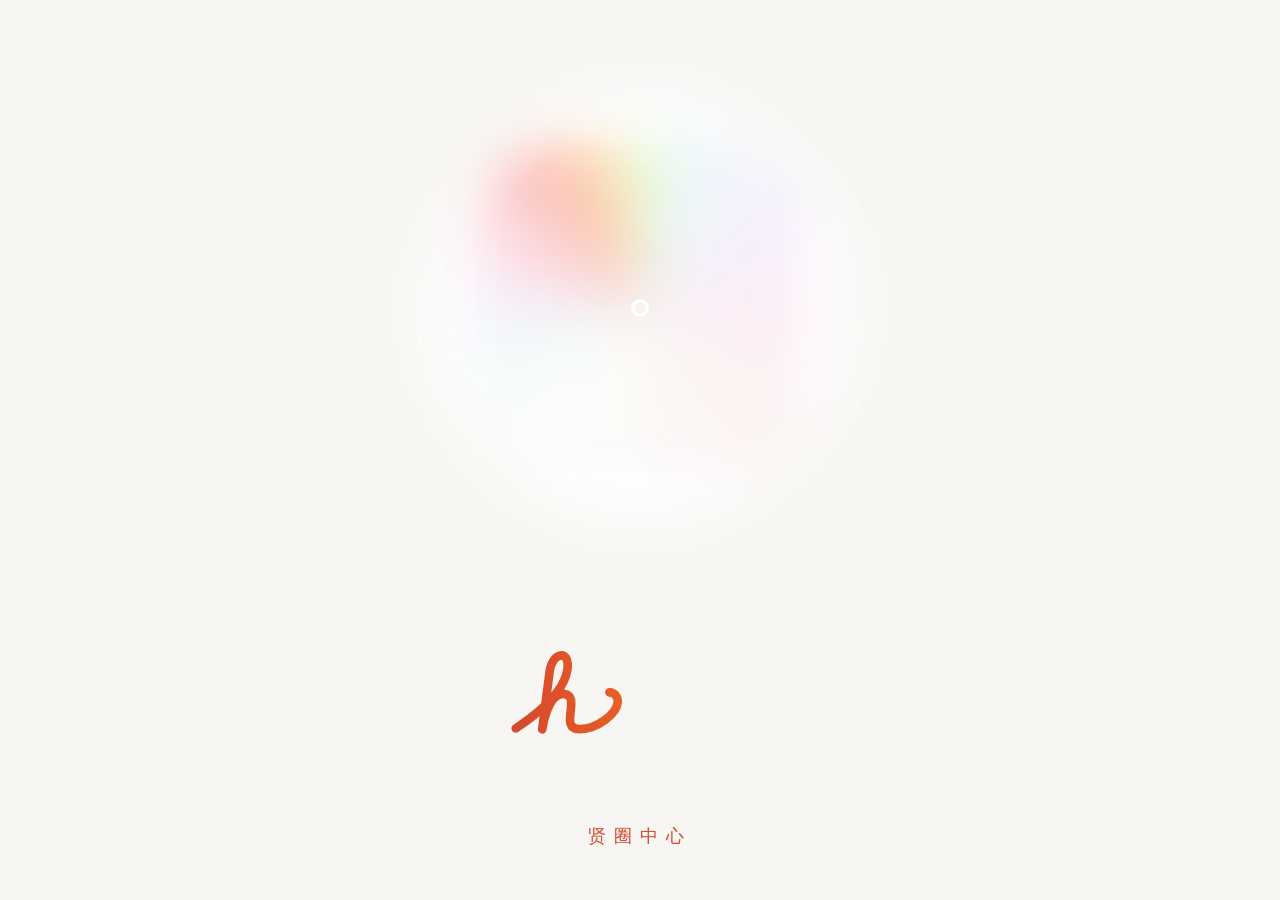
<file: index.html>
﻿<!DOCTYPE html>
<html lang="zh-CN">
<head>
  <meta charset="UTF-8" />
  <meta name="viewport" content="width=device-width, initial-scale=1.0, viewport-fit=cover" />
  <title>贤圈中心 · 尚贤圈</title>
  <meta name="description" content="贤圈中心：日常动态、专属提问、学业互助——桂林市尚贤学校校园社区。" />
  <meta http-equiv="Cache-Control" content="no-cache, no-store, must-revalidate" />
  <meta http-equiv="Pragma" content="no-cache" />
  <meta name="theme-color" content="#f7f6f2" />
  <link rel="manifest" href="./manifest.webmanifest" />
  <link rel="icon" href="./assets/icons/icon-192.png" />
  <link rel="apple-touch-icon" href="./assets/icons/icon-192.png" />
  <link rel="stylesheet" href="./assets/style.css?v=1790821038604" />
  <link rel="stylesheet" href="./assets/music-ui.css?v=1790821038604" />
  <!-- 尚贤圈 · Lottie 动画与智能客服（本地资源） -->
  <link rel="stylesheet" href="./assets/sxq/sxq-lottie.css" />
  <link rel="stylesheet" href="./assets/sxq/sxq-nav.css" />
  <link rel="stylesheet" href="./assets/sxq/sxq-ai-chat.css" />
  <style>
    .sxq-load{position:fixed;inset:0;z-index:10000;display:flex;flex-direction:column;align-items:center;justify-content:center;gap:clamp(8px,2vh,24px);background:#f7f6f2;transition:opacity .45s ease,visibility .45s ease;padding:4vh 4vw;box-sizing:border-box}
    .sxq-load.sxq-load-hide{opacity:0;visibility:hidden}
    .sxq-load-fx{width:min(62vmin,520px);height:min(62vmin,520px);max-width:92vw;max-height:62vh;-webkit-mask-image:radial-gradient(closest-side,#000 66%,transparent 100%);mask-image:radial-gradient(closest-side,#000 66%,transparent 100%)}
    .sxq-load-hello{width:min(56vw,420px);height:auto;aspect-ratio:500/150;max-height:24vh}
    .sxq-load-txt{font-size:clamp(13px,2vmin,19px);letter-spacing:clamp(4px,1.2vw,8px);color:#d6482f}
    @media(max-width:640px){
      .sxq-load-fx{width:min(78vw,400px);height:min(78vw,400px);-webkit-mask-image:radial-gradient(closest-side,#000 66%,transparent 100%);mask-image:radial-gradient(closest-side,#000 66%,transparent 100%)}
      .sxq-load-hello{width:min(74vw,300px)}
    }
    .drawer .sxq-hint{font-size:12px;color:#8a8580;margin:2px 0 6px;line-height:1.6}
    .drawer .sxq-menu{margin:6px 0 4px}
  </style>
</head>
<body>
  <!-- 首屏加载动画 -->
  <div class="sxq-load" id="sxqLoad" aria-hidden="true">
    <span class="sxq-lottie sxq-load-fx" data-lottie="loading" data-lottie-autoplay></span>
    <span class="sxq-lottie sxq-load-hello" data-lottie="hello" data-lottie-autoplay></span>
    <div class="sxq-load-txt">贤圈中心</div>
  </div>

  <div id="app">

    <!-- ═══ 左侧导航（PC 三栏布局的左栏，≥1024px 才显示） ═══ -->
    <aside class="xq-nav">
      <div class="xq-nav-brand">
        <span class="hd-seal">贤</span>
        <span class="xq-nav-bt"><b>贤圈中心</b><small>SHANG XIAN QUAN</small></span>
      </div>

      <nav class="xq-nav-list">
        <a data-nav="feed" class="on">
          <svg viewBox="0 0 24 24" width="19" height="19" fill="none"><path d="M12 3.2l8.6 7.4h-2.7v9.4h-4.4v-5.8h-3v5.8H6.1v-9.4H3.4L12 3.2z" stroke="currentColor" stroke-width="1.7" stroke-linejoin="round"/></svg>
          <span>广场</span>
        </a>
        <a data-nav="market">
          <svg viewBox="0 0 24 24" width="19" height="19" fill="none"><path d="M4.2 8h15.6l-1.1 12.2H5.3L4.2 8z" stroke="currentColor" stroke-width="1.7" stroke-linejoin="round"/><path d="M9 8.4V6.2a3 3 0 116 0v2.2" stroke="currentColor" stroke-width="1.7" stroke-linecap="round"/></svg>
          <span>集市</span>
        </a>
        <a data-nav="lost">
          <svg viewBox="0 0 24 24" width="19" height="19" fill="none"><circle cx="12" cy="12" r="8.6" stroke="currentColor" stroke-width="1.7"/><path d="M12 7.6v5l3 1.8" stroke="currentColor" stroke-width="1.7" stroke-linecap="round"/></svg>
          <span>失物</span>
        </a>
        <a data-nav="ask">
          <svg viewBox="0 0 24 24" width="19" height="19" fill="none"><circle cx="12" cy="12" r="8.8" stroke="currentColor" stroke-width="1.7"/><path d="M9.6 9.2a2.5 2.5 0 015 0c0 1.6-2.5 2-2.5 3.6" stroke="currentColor" stroke-width="1.7" stroke-linecap="round"/><path d="M12 16.4h.01" stroke="currentColor" stroke-width="2.1" stroke-linecap="round"/></svg>
          <span>提问</span>
        </a>
        <a data-nav="thanks">
          <svg viewBox="0 0 24 24" width="19" height="19" fill="none"><path d="M12 3.6l2.5 5.1 5.6.8-4.1 4 1 5.6-5-2.7-5 2.7 1-5.6-4.1-4 5.6-.8z" stroke="currentColor" stroke-width="1.7" stroke-linejoin="round"/></svg>
          <span>鸣谢</span>
        </a>
        <a data-nav="music">
          <svg viewBox="0 0 24 24" width="19" height="19" fill="none"><path d="M9 18V6l10-2v12" stroke="currentColor" stroke-width="1.7" stroke-linejoin="round"/><circle cx="6.6" cy="18" r="2.4" stroke="currentColor" stroke-width="1.7"/><circle cx="16.6" cy="16" r="2.4" stroke="currentColor" stroke-width="1.7"/></svg>
          <span>音乐</span>
        </a>
      </nav>

      <button class="xq-nav-pub" id="sidePublish">
        <svg viewBox="0 0 24 24" width="17" height="17" fill="none"><path d="M12 5.5v13M5.5 12h13" stroke="currentColor" stroke-width="2.2" stroke-linecap="round"/></svg>
        发布
      </button>

      <a class="xq-nav-side" href="https://kernthal.github.io/shangxianquan-official/corridor/" target="_blank" rel="noopener">
        <svg viewBox="0 0 24 24" width="19" height="19" fill="none"><path d="M4 20V9l8-5 8 5v11" stroke="currentColor" stroke-width="1.7" stroke-linejoin="round"/><path d="M9 20v-6h6v6" stroke="currentColor" stroke-width="1.7" stroke-linejoin="round"/></svg>
        <span>走廊</span>
      </a>

      <div class="xq-nav-foot">
        <a data-nav="me" class="xq-nav-me" id="sideMe">
          <svg viewBox="0 0 24 24" width="19" height="19" fill="none"><circle cx="12" cy="8.4" r="3.7" stroke="currentColor" stroke-width="1.7"/><path d="M4.6 20.2a7.4 7.4 0 0114.8 0" stroke="currentColor" stroke-width="1.7" stroke-linecap="round"/></svg>
          <span>我的</span>
        </a>
        <div class="xq-nav-links">
          <a href="https://kernthal.github.io/shangxianquan-official/" target="_blank" rel="noopener">官网</a>
          <span>·</span>
          <a href="https://ifdian.net/a/kernthal-sxquan" target="_blank" rel="noopener">爱发电</a>
        </div>
        <span class="xq-nav-ver" id="sideVer"></span>
      </div>
    </aside>

    <!-- 顶栏 -->
    <header class="hd">
      <div class="hd-in">
        <div class="hd-brand" data-nav="feed">
          <span class="hd-seal">贤</span>
          <span class="hd-name">贤圈中心</span>
        </div>
        <nav class="hd-nav">
          <a data-nav="feed" class="on">广场</a>
          <a data-nav="market">集市</a>
          <a data-nav="lost">失物</a>
          <a data-nav="ask">提问</a>
          <a data-nav="thanks">鸣谢</a>
          <a data-nav="music">音乐</a>
          <a data-nav="me">我的</a>
        </nav>
        <div class="hd-user" id="hdUser"></div>
        <button class="burger" id="burger" aria-label="菜单">
          <span class="bl l1"></span><span class="bl l2"></span><span class="bl l3"></span>
        </button>
      </div>
    </header>

    <!-- 抽屉导航 -->
    <div class="drawer-mask" id="drawerMask" hidden></div>
    <nav class="drawer" id="drawer" hidden>
      <div class="drawer-head"><span class="hd-seal">贤</span><span>贤圈中心</span></div>
      <p class="sxq-hint">悬停查看动效，点击进入对应页面。</p>
      <div class="sxq-menu" data-sxq-menu='[
        {"label":"广场","nav":"feed","icon":"◈"},
        {"label":"集市","nav":"market","icon":"⌂"},
        {"label":"失物","nav":"lost","icon":"◎"},
        {"label":"提问","nav":"ask","icon":"？"},
        {"label":"鸣谢","nav":"thanks","icon":"❀"},
        {"label":"我的","nav":"me","icon":"◍"}
      ]'></div>
      <div class="drawer-foot">全实名 · 友善交流</div>
    </nav>

    <!-- 主内容 -->
    <main id="main"></main>

    <!-- 发布球（PC） -->
    <button class="fab" id="fab" title="发布">＋</button>

    <!-- 底部导航（移动端） -->
    <nav class="tabbar">
      <a data-nav="feed" class="on">
        <svg viewBox="0 0 24 24" width="21" height="21" fill="none"><path d="M12 3.2l8.6 7.4h-2.7v9.4h-4.4v-5.8h-3v5.8H6.1v-9.4H3.4L12 3.2z" stroke="currentColor" stroke-width="1.7" stroke-linejoin="round"/></svg>
        <span>广场</span>
      </a>
      <a data-nav="market">
        <svg viewBox="0 0 24 24" width="21" height="21" fill="none"><path d="M4.2 8h15.6l-1.1 12.2H5.3L4.2 8z" stroke="currentColor" stroke-width="1.7" stroke-linejoin="round"/><path d="M9 8.4V6.2a3 3 0 116 0v2.2" stroke="currentColor" stroke-width="1.7" stroke-linecap="round"/></svg>
        <span>集市</span>
      </a>
      <button class="tab-plus" id="tabPlus" title="发布"><span>＋</span></button>
      <a data-nav="ask">
        <svg viewBox="0 0 24 24" width="21" height="21" fill="none"><circle cx="12" cy="12" r="8.8" stroke="currentColor" stroke-width="1.7"/><path d="M9.6 9.2a2.5 2.5 0 015 0c0 1.6-2.5 2-2.5 3.6" stroke="currentColor" stroke-width="1.7" stroke-linecap="round"/><path d="M12 16.4h.01" stroke="currentColor" stroke-width="2.1" stroke-linecap="round"/></svg>
        <span>提问</span>
      </a>
      <a data-nav="me" id="tabMe">
        <svg viewBox="0 0 24 24" width="21" height="21" fill="none"><circle cx="12" cy="8.4" r="3.7" stroke="currentColor" stroke-width="1.7"/><path d="M4.6 20.2a7.4 7.4 0 0114.8 0" stroke="currentColor" stroke-width="1.7" stroke-linecap="round"/></svg>
        <span>我的</span>
      </a>
    </nav>

    <!-- 登录浮层 -->
    <div class="mask" id="authMask" hidden>
      <div class="auth-card">
        <div class="auth-seal">贤</div>
        <div class="auth-title" id="authTitle">登录贤圈中心</div>
        <div class="auth-sub">使用尚贤圈 App 账号（同一账号体系），贤圈ID 自动关联</div>
        <input class="ipt" id="authEmail" type="email" placeholder="邮箱" autocomplete="email" />
        <input class="ipt" id="authPass" type="password" placeholder="密码（至少 6 位）" autocomplete="current-password" />
        <div id="authCodeRow" hidden>
          <input class="ipt" id="authCode" inputmode="numeric" maxlength="6" placeholder="邮箱验证码（6 位）" />
        </div>
        <button class="btn btn-primary" id="authSubmit">登录</button>
        <div class="auth-or">—— 或 ——</div>
        <button class="btn oauth-btn" id="oauthBtn">用尚贤圈 App 账号一键登录</button>
        <div class="auth-switch"><a id="authModeBtn">注册新账号</a> · <a id="authForgot">忘记密码</a></div>
        <button class="auth-close" id="authClose">暂不登录，先看看</button>
      </div>
    </div>

    <!-- 通用弹层（详情 / 发布 / 通知 / 搜索 / 图片放大） -->
    <div class="layer" id="layer" hidden></div>

    <!-- 底栏 -->
    <footer class="ftbar">
      <a href="https://kernthal.github.io/shangxianquan-official/" target="_blank" rel="noopener">尚贤圈官网</a>
      <span>· 桂林市尚贤学校校园社区 ·</span>
      <a href="https://ifdian.net/a/kernthal-sxquan" target="_blank" rel="noopener">爱发电支持</a>
      <span class="ft-ver" id="ftVer"></span>
    </footer>

    <div class="toast" id="toast" hidden></div>
  </div>

  <script src="./assets/vendor/supabase.js"></script>
  <script src="./assets/vendor/qrcode.min.js"></script>
  <script src="./assets/app.js?v=1790821038604"></script>
  <script src="./assets/liquid-glass.js?v=1790821038604"></script>
  <script src="./assets/music.js?v=1790821038604"></script>
  <script src="./assets/film-band.js?v=1790821038604"></script>

  <!-- 尚贤圈 · Lottie 运行时 + 智能客服（本地资源） -->
  <script>
    window.SXQ_LOTTIE_BASE = './assets/lottie/';
    window.SXQ_LOTTIE_VENDOR = './assets/vendor/lottie.min.js';
    window.SXQ_AI = {
      title: '贤圈中心 · 智能客服',
      email: 'sxcommunity@outlook.com',
      faq: ['怎么发布动态？', '集市怎么用？', '提问区怎么提问？', '怎么登录？', '鸣谢名单是什么？']
    };
  </script>
  <script src="./assets/sxq/sxq-lottie.js"></script>
  <script src="./assets/sxq/sxq-nav.js"></script>
  <script src="./assets/sxq/sxq-ai-chat.js"></script>
  <script>
    (function () {
      // 首屏加载动画：至少展示 2.2 秒，最多 8 秒兜底
      var t0 = Date.now(), done = false;
      function hideLoad () {
        if (done) return;
        done = true;
        var el = document.getElementById('sxqLoad');
        if (!el) return;
        var wait = Math.max(0, 2200 - (Date.now() - t0));
        setTimeout(function () {
          el.classList.add('sxq-load-hide');
          setTimeout(function () { if (el.parentNode) el.parentNode.removeChild(el); }, 500);
        }, wait);
      }
      if (document.readyState === 'complete') hideLoad();
      else window.addEventListener('load', hideLoad);
      setTimeout(hideLoad, 8000);
    })();
  </script>
</body>
</html>
</file>
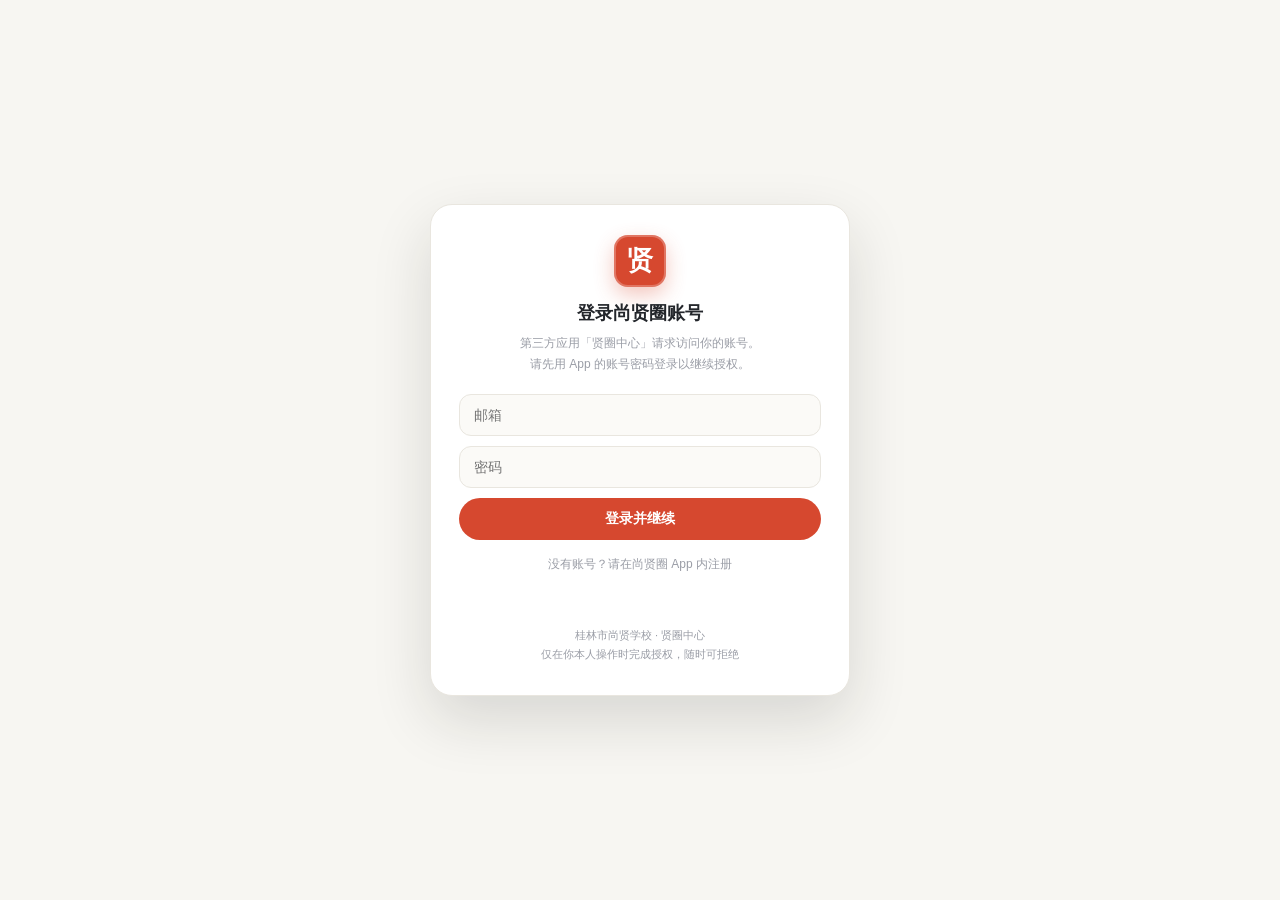
<file: oauth-consent.html>
<!DOCTYPE html>
<html lang="zh-CN">
<head>
  <meta charset="UTF-8" />
  <meta name="viewport" content="width=device-width, initial-scale=1.0, viewport-fit=cover" />
  <title>账号授权 · 贤圈中心</title>
  <meta name="theme-color" content="#f7f6f2" />
  <link rel="icon" href="./assets/icons/icon-192.png" />
  <style>
    :root { --paper:#f7f6f2; --card:#fff; --ink:#23262b; --ink-2:#5f636d; --ink-3:#9a9da6;
      --line:#e9e6df; --red:#d6482f; --gold:#b98a2f; --gold-soft:rgba(185,138,47,.12); }
    * { margin:0; padding:0; box-sizing:border-box; }
    body { min-height:100vh; background:var(--paper); color:var(--ink);
      font-family:"PingFang SC","Microsoft YaHei","Noto Sans SC",sans-serif;
      display:flex; align-items:center; justify-content:center; padding:16px;
      -webkit-font-smoothing:antialiased; }
    .box { background:var(--card); border:1px solid var(--line); border-radius:22px;
      width:100%; max-width:420px; padding:30px 28px; box-shadow:0 24px 60px rgba(31,28,24,.14);
      animation:pop .4s cubic-bezier(.2,.8,.3,1.1) both; }
    @keyframes pop { from{opacity:0;transform:scale(.95) translateY(10px)} to{opacity:1;transform:none} }
    .seal { width:52px; height:52px; border-radius:14px; background:var(--red); color:#fff;
      display:grid; place-items:center; font-size:26px; font-weight:800; margin:0 auto 14px;
      box-shadow:inset 0 0 0 2px rgba(255,255,255,.25),0 8px 20px rgba(214,72,47,.3); }
    h1 { text-align:center; font-size:18px; font-weight:800; }
    .sub { text-align:center; color:var(--ink-3); font-size:12px; line-height:1.8; margin:8px 0 18px; }
    .ipt { width:100%; border:1px solid var(--line); background:#fbfaf7; border-radius:12px;
      padding:12px 14px; font-size:14px; color:var(--ink); outline:none; margin-bottom:10px;
      font-family:inherit; transition:border .2s, box-shadow .2s; }
    .ipt:focus { border-color:var(--red); box-shadow:0 0 0 3px rgba(214,72,47,.08); }
    .btn { width:100%; border:none; background:var(--red); color:#fff; border-radius:999px;
      padding:12px; font-size:14px; font-weight:600; cursor:pointer; font-family:inherit;
      transition:all .25s; }
    .btn:hover { filter:brightness(.95); transform:translateY(-1px); }
    .btn.gold { background:#fffdf7; color:var(--gold); border:1px solid rgba(185,138,47,.5); }
    .btn.ghost { background:none; border:none; color:var(--ink-3); font-size:13px; }
    .row { display:flex; gap:10px; margin-top:4px; }
    .row .btn { flex:1; }
    .app-card { border:1px solid var(--line); background:#fbfaf7; border-radius:14px;
      padding:16px; margin-bottom:14px; line-height:1.8; font-size:13px; color:var(--ink-2); }
    .app-card b { color:var(--ink); }
    .scopes { margin-top:6px; display:flex; flex-wrap:wrap; gap:6px; }
    .scopes span { font-size:11px; color:var(--gold); background:var(--gold-soft);
      border:1px solid rgba(185,138,47,.3); border-radius:999px; padding:3px 10px; }
    .msg { text-align:center; font-size:13px; color:var(--ink-2); line-height:1.9; padding:12px 0; }
    .err { text-align:center; font-size:12px; color:var(--red); min-height:16px; margin-top:8px; }
    .foot { margin-top:16px; text-align:center; font-size:11px; color:var(--ink-3); line-height:1.8; }
  </style>
</head>
<body>
  <div class="box" id="box">
    <div class="seal">贤</div>
    <div id="stage"><div class="msg">加载中…</div></div>
    <div class="err" id="err"></div>
    <div class="foot">桂林市尚贤学校 · 贤圈中心<br />仅在你本人操作时完成授权，随时可拒绝</div>
  </div>

  <script src="./assets/vendor/supabase.js"></script>
  <script>
  'use strict'
  // 授权页：App 账号（主库）登录 → 同意/拒绝 → 回到贤圈中心登录流程
  const MAIN_URL = 'https://gfxkpljewqchdbrepqia.supabase.co'
  const MAIN_ANON = 'eyJhbGciOiJIUzI1NiIsInR5cCI6IkpXVCJ9.eyJpc3MiOiJzdXBhYmFzZSIsInJlZiI6ImdmeGtwbGpld3FjaGRicmVwcWlhIiwicm9sZSI6ImFub24iLCJpYXQiOjE3ODc2MjA2NDIsImV4cCI6MjEwMzE5NjY0Mn0.VWr_iNA25QTviaFiwYMvTV43ZK3I7kEKXSYO5jHZrBY'
  const sbMain = supabase.createClient(MAIN_URL, MAIN_ANON, {
    auth: { persistSession: true, autoRefreshToken: true, detectSessionInUrl: false }
  })

  const $ = (id) => document.getElementById(id)
  const stage = () => $('stage')
  const showErr = (m) => { $('err').textContent = m || '' }
  const esc = (s) => String(s == null ? '' : s).replace(/[&<>"']/g, (c) => ({ '&': '&amp;', '<': '&lt;', '>': '&gt;', '"': '&quot;', "'": '&#39;' }[c]))

  function loginView() {
    stage().innerHTML = `
      <h1>登录尚贤圈账号</h1>
      <div class="sub">第三方应用「贤圈中心」请求访问你的账号。<br />请先用 App 的账号密码登录以继续授权。</div>
      <input class="ipt" id="cEmail" type="email" placeholder="邮箱" autocomplete="email" />
      <input class="ipt" id="cPass" type="password" placeholder="密码" autocomplete="current-password" />
      <button class="btn" id="cLogin">登录并继续</button>
      <div class="sub" style="margin-top:14px">没有账号？请在尚贤圈 App 内注册</div>`
    $('cPass').onkeydown = (e) => { if (e.key === 'Enter') $('cLogin').click() }
    $('cLogin').onclick = async () => {
      const email = $('cEmail').value.trim().toLowerCase()
      const pass = $('cPass').value
      if (!email || !pass) { showErr('请填写邮箱和密码'); return }
      $('cLogin').textContent = '登录中…'
      const { error } = await sbMain.auth.signInWithPassword({ email, password: pass })
      if (error) { showErr(error.message || '登录失败'); $('cLogin').textContent = '登录并继续'; return }
      await enterConsent()
    }
  }

  async function enterConsent() {
    const authId = new URLSearchParams(location.search).get('authorization_id')
    if (!authId) { stage().innerHTML = `<div class="msg">缺少授权参数。<br />请回到贤圈中心重新点击登录。</div>`; return }
    let d
    let lastErr = null
    for (let i = 0; i < 3; i++) {
      try {
        d = await gotrue('GET', '/oauth/authorizations/' + authId)
        break
      } catch (e) {
        lastErr = e
        await new Promise((res) => setTimeout(res, 600 * (i + 1)))
      }
    }
    if (!d) {
      stage().innerHTML = `<div class="msg">授权信息读取失败（已自动重试 3 次）：<br />${esc(lastErr && lastErr.message || '')}<br /><br /><a href="https://sxcommunity.github.io/xq-center/" style="color:var(--red)">返回贤圈中心</a></div>`
      return
    }
    // 老用户：此前已同意过，GoTrue 自动批准并直接下发回跳地址 → 免二次确认
    if (d.redirect_url) {
      stage().innerHTML = `<div class="msg">你已授权过，正在返回登录…</div>`
      setTimeout(() => { location.href = d.redirect_url }, 500)
      return
    }
    const scopes = String((d && d.scope) || 'openid email profile').split(/\s+/).filter(Boolean)
    stage().innerHTML = `
      <h1>授权确认</h1>
      <div class="app-card">
        应用 <b>贤圈中心（尚贤圈网站）</b> 请求访问你的尚贤圈账号。<br />
        授权后将使用同一账号体系的昵称、贤圈ID 与会员状态。
        <div class="scopes">${scopes.map((s) => `<span>${esc(s)}</span>`).join('')}</div>
      </div>
      <div class="row">
        <button class="btn gold" id="cDeny">拒绝</button>
        <button class="btn" id="cApprove">同意授权</button>
      </div>`
    $('cDeny').onclick = async () => {
      $('cDeny').textContent = '处理中…'
      try { await gotrue('POST', '/oauth/authorizations/' + authId + '/consent', { action: 'deny' }) } catch (e) { /* 拒绝失败忽略 */ }
      stage().innerHTML = `<div class="msg">已拒绝。你可以关闭本页，<br />或回到贤圈中心改用邮箱密码登录。</div>`
    }
    $('cApprove').onclick = async () => {
      $('cApprove').textContent = '授权中…'
      try {
        const d2 = await gotrue('POST', '/oauth/authorizations/' + authId + '/consent', { action: 'approve' })
        // GoTrue 批准后返回 redirect_url（带授权码的新库回调），手动跳转完成登录
        const to = d2 && (d2.redirect_url || d2.redirect_to)
        stage().innerHTML = `<div class="msg">授权成功，正在返回登录…</div>`
        if (to) {
          setTimeout(() => { location.href = to }, 300)
          return
        }
        setTimeout(() => {
          stage().innerHTML = `
            <div class="msg">授权已完成，但未收到自动回跳指令。<br />请把下方内容发给维护者：</div>
            <pre style="text-align:left;font-size:11px;background:#fbfaf7;border:1px solid var(--line);border-radius:10px;padding:10px;overflow:auto;max-height:160px">${esc(JSON.stringify(d2))}</pre>
            <a class="btn gold" style="display:block;text-decoration:none;margin-top:12px" href="https://sxcommunity.github.io/xq-center/">返回贤圈中心</a>`
        }, 3000)
      } catch (e) {
        showErr(e.message || '授权失败')
        $('cApprove').textContent = '同意授权'
      }
    }
  }

  // 原生 GoTrue 调用：显式带 apikey + 登录令牌
  // （新版 supabase-js 的 oauth 方法在已登录请求里缺 apikey 头，GoTrue /oauth/* 强制要求）
  async function gotrue(method, path, body) {
    const { data: sdata } = await sbMain.auth.getSession()
    const jwt = sdata && sdata.session ? sdata.session.access_token : ''
    const r = await fetch(MAIN_URL + '/auth/v1' + path, {
      method,
      headers: {
        apikey: MAIN_ANON,
        Authorization: 'Bearer ' + jwt,
        'Content-Type': 'application/json'
      },
      body: body ? JSON.stringify(body) : undefined
    })
    const d = await r.json()
    if (!r.ok) {
      const msg = d.message || d.error_description || ('HTTP ' + r.status)
      throw new Error(msg)
    }
    return d
  }

  ;(async () => {
    try {
      const { data } = await sbMain.auth.getSession()
      if (data && data.session) await enterConsent()
      else loginView()
    } catch (e) { loginView() }
  })()
  </script>
</body>
</html>
</file>
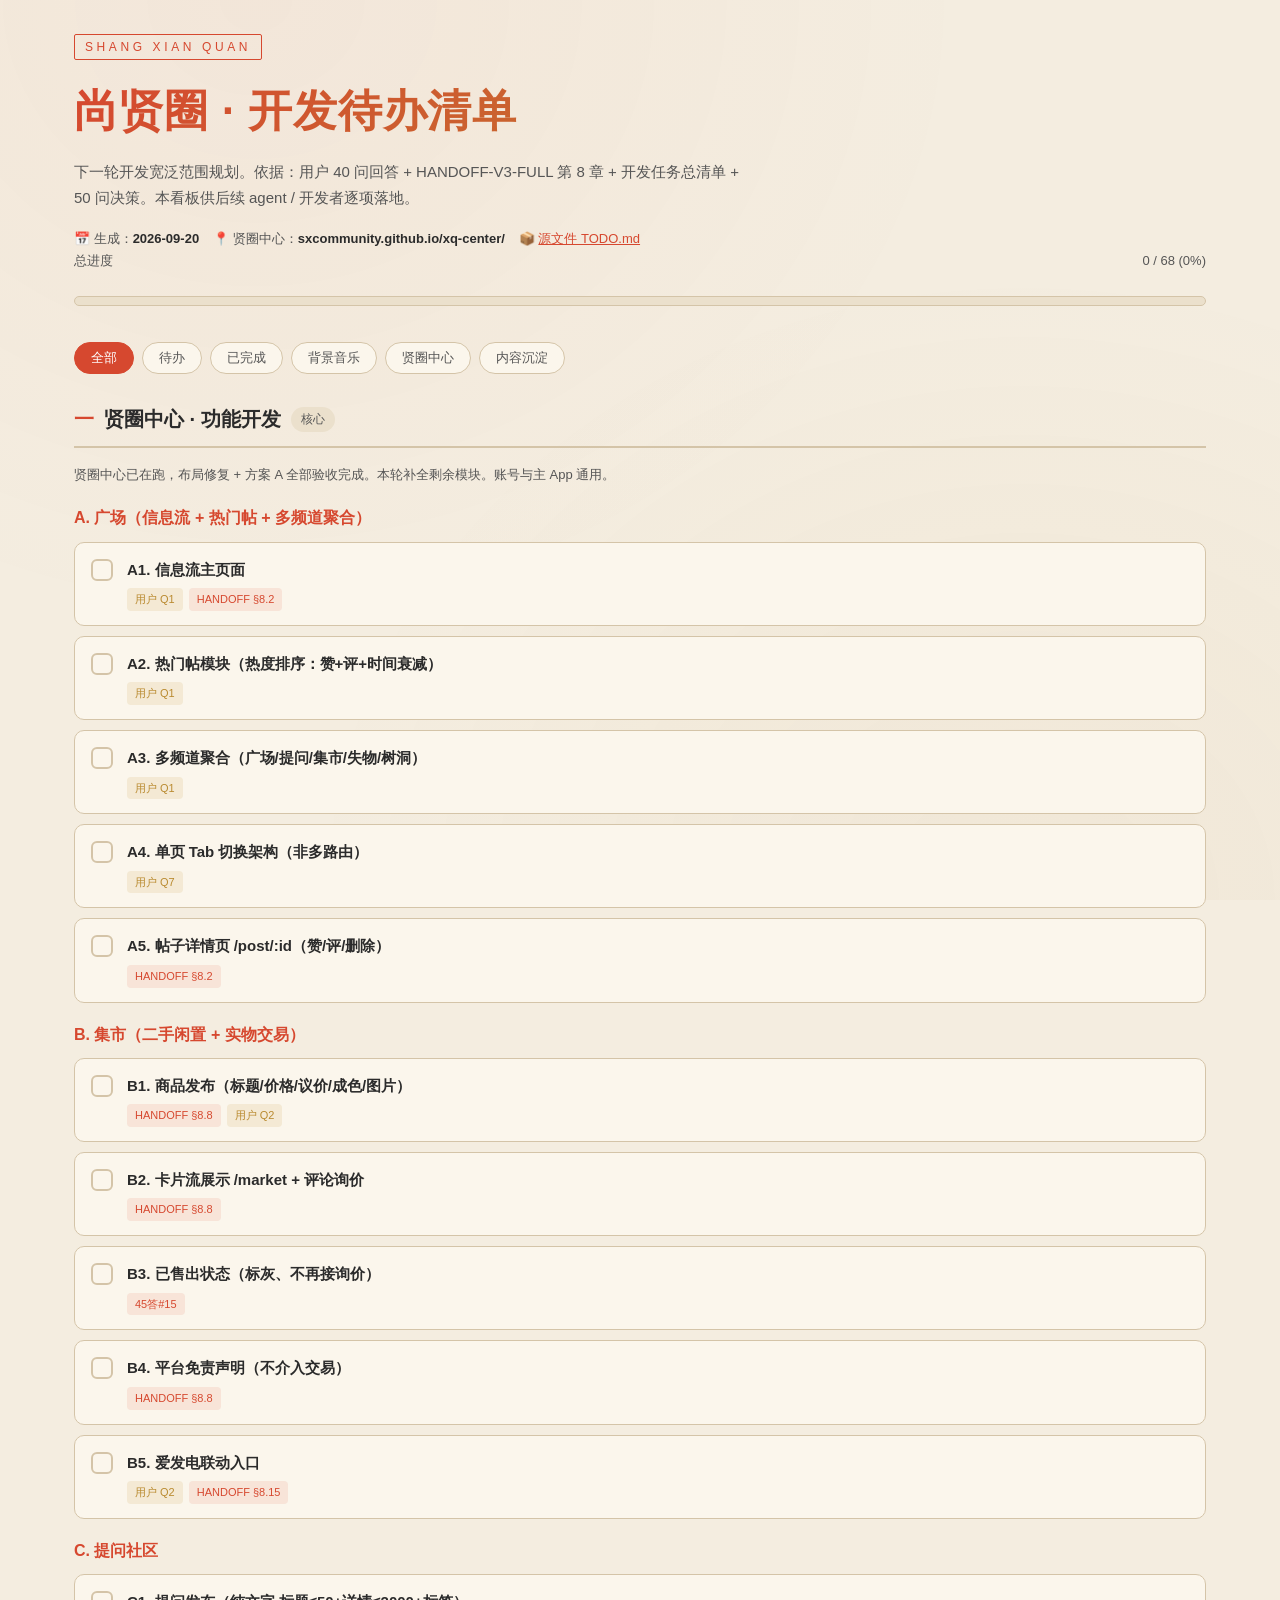
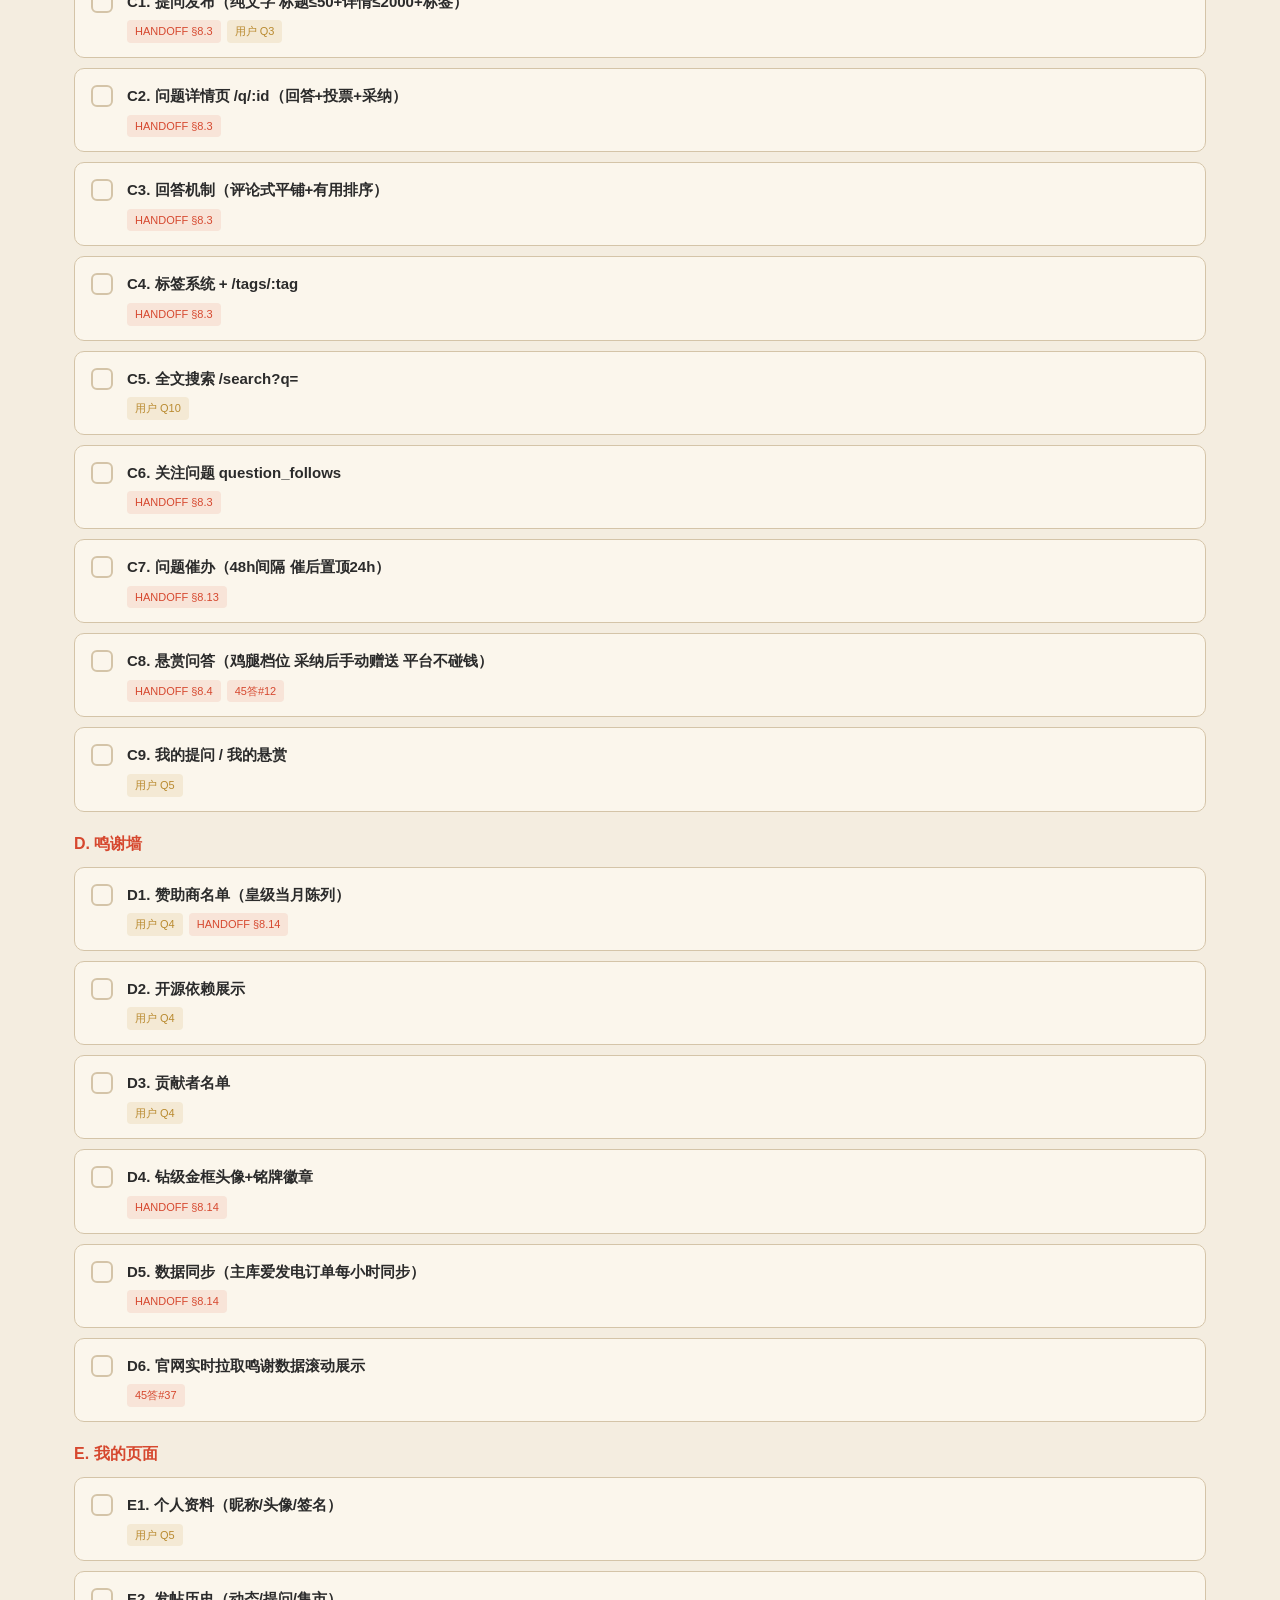
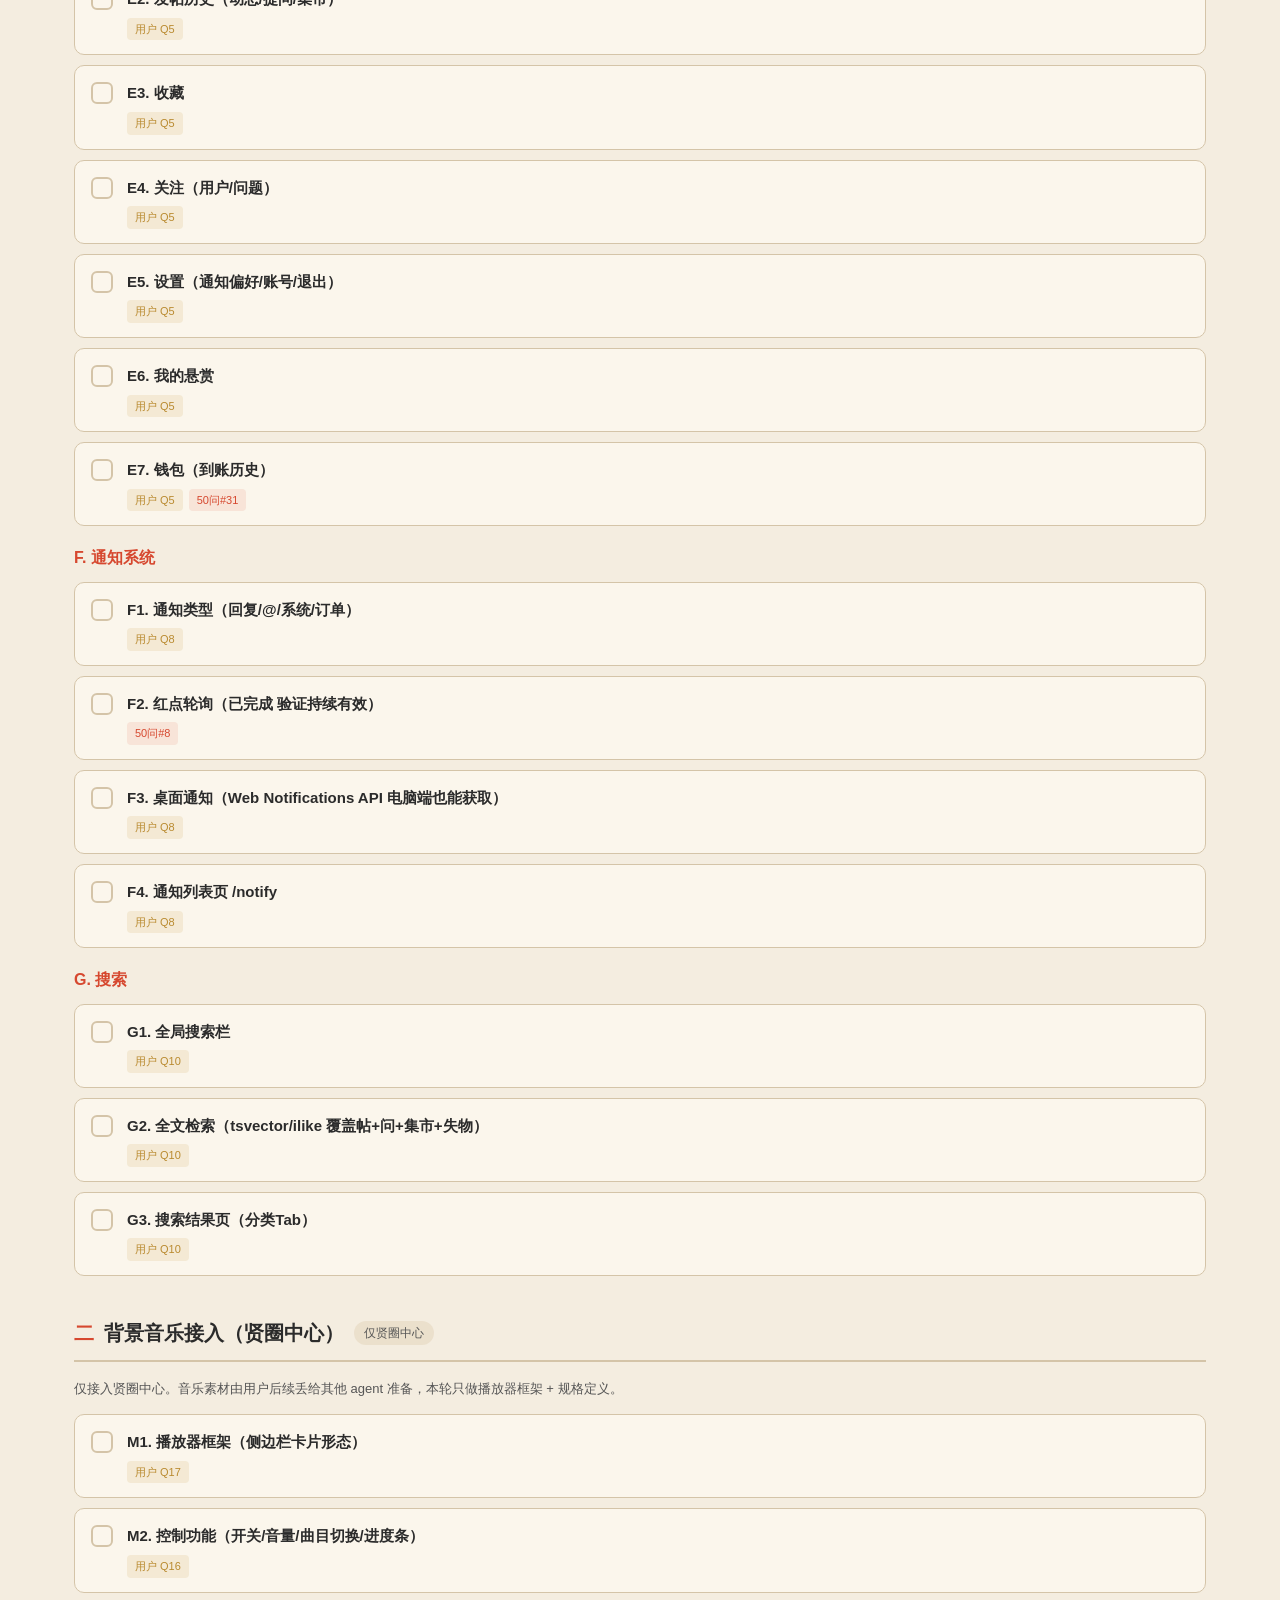
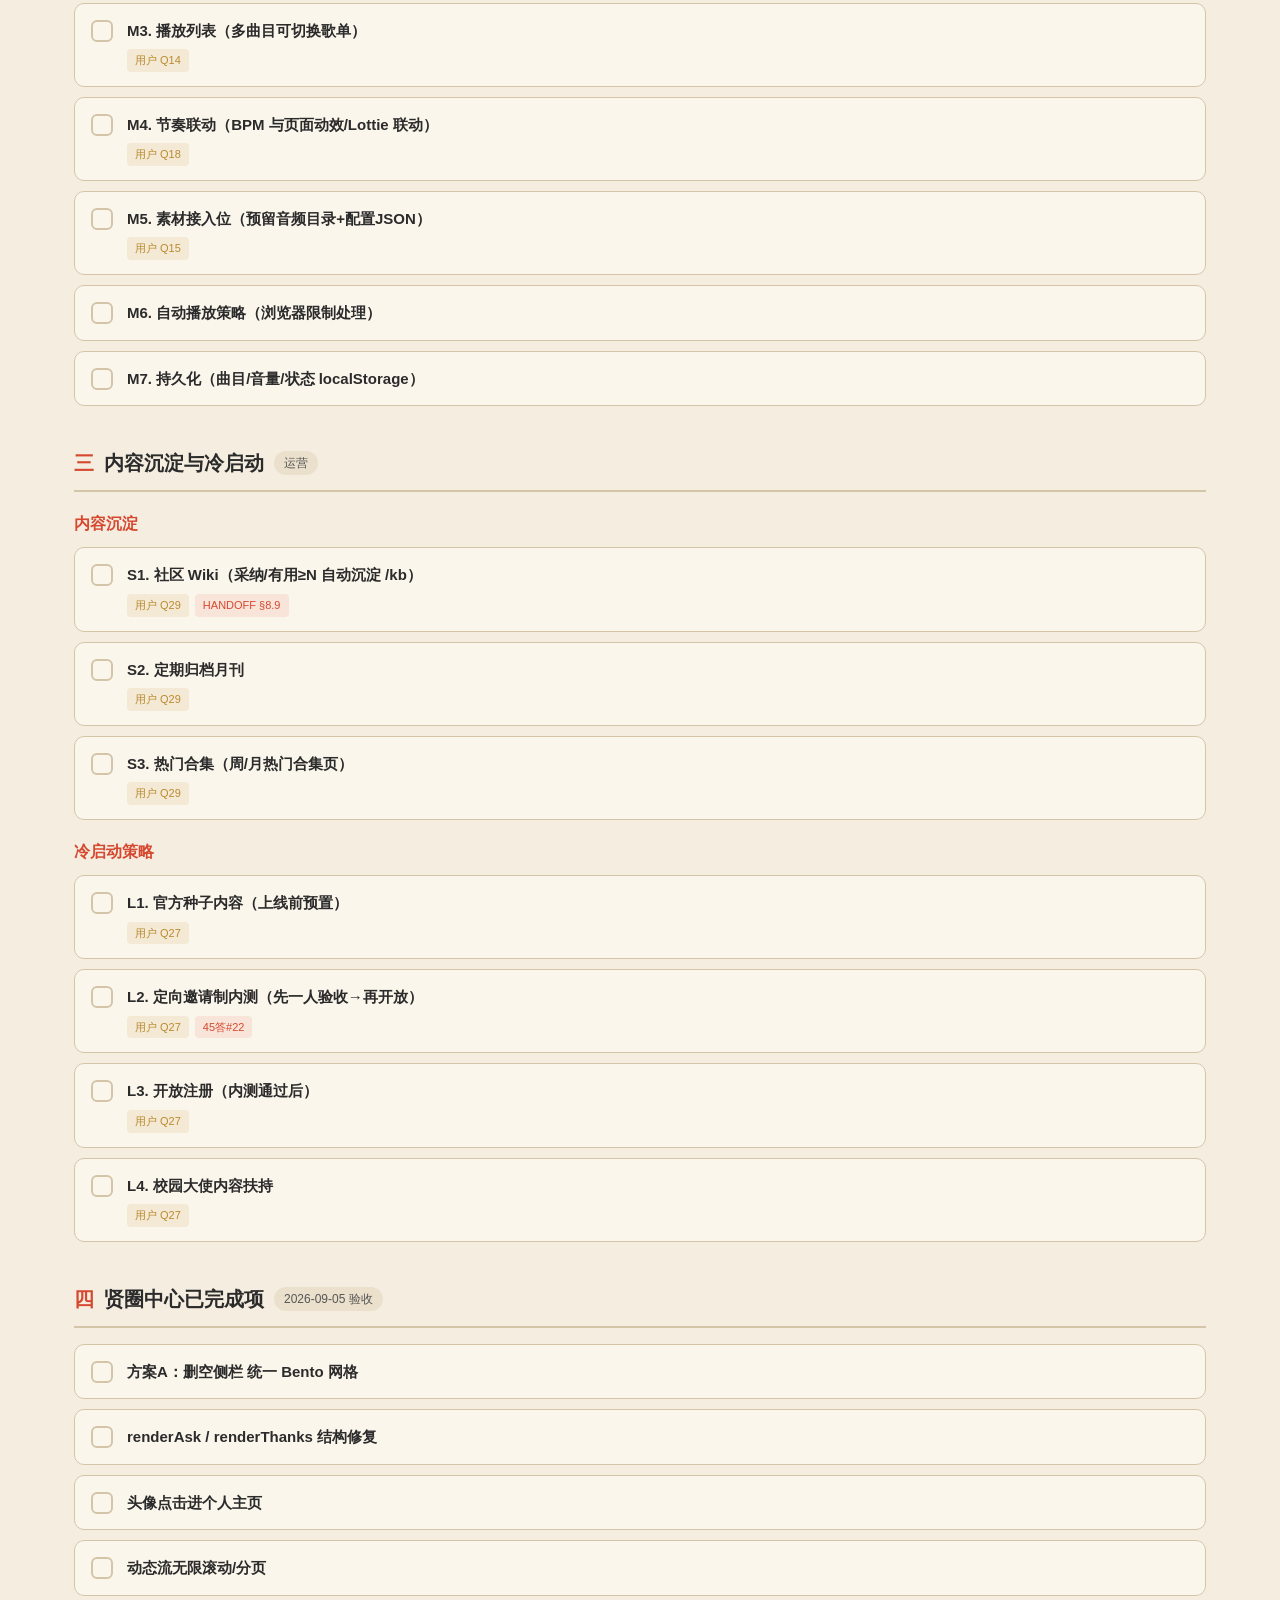
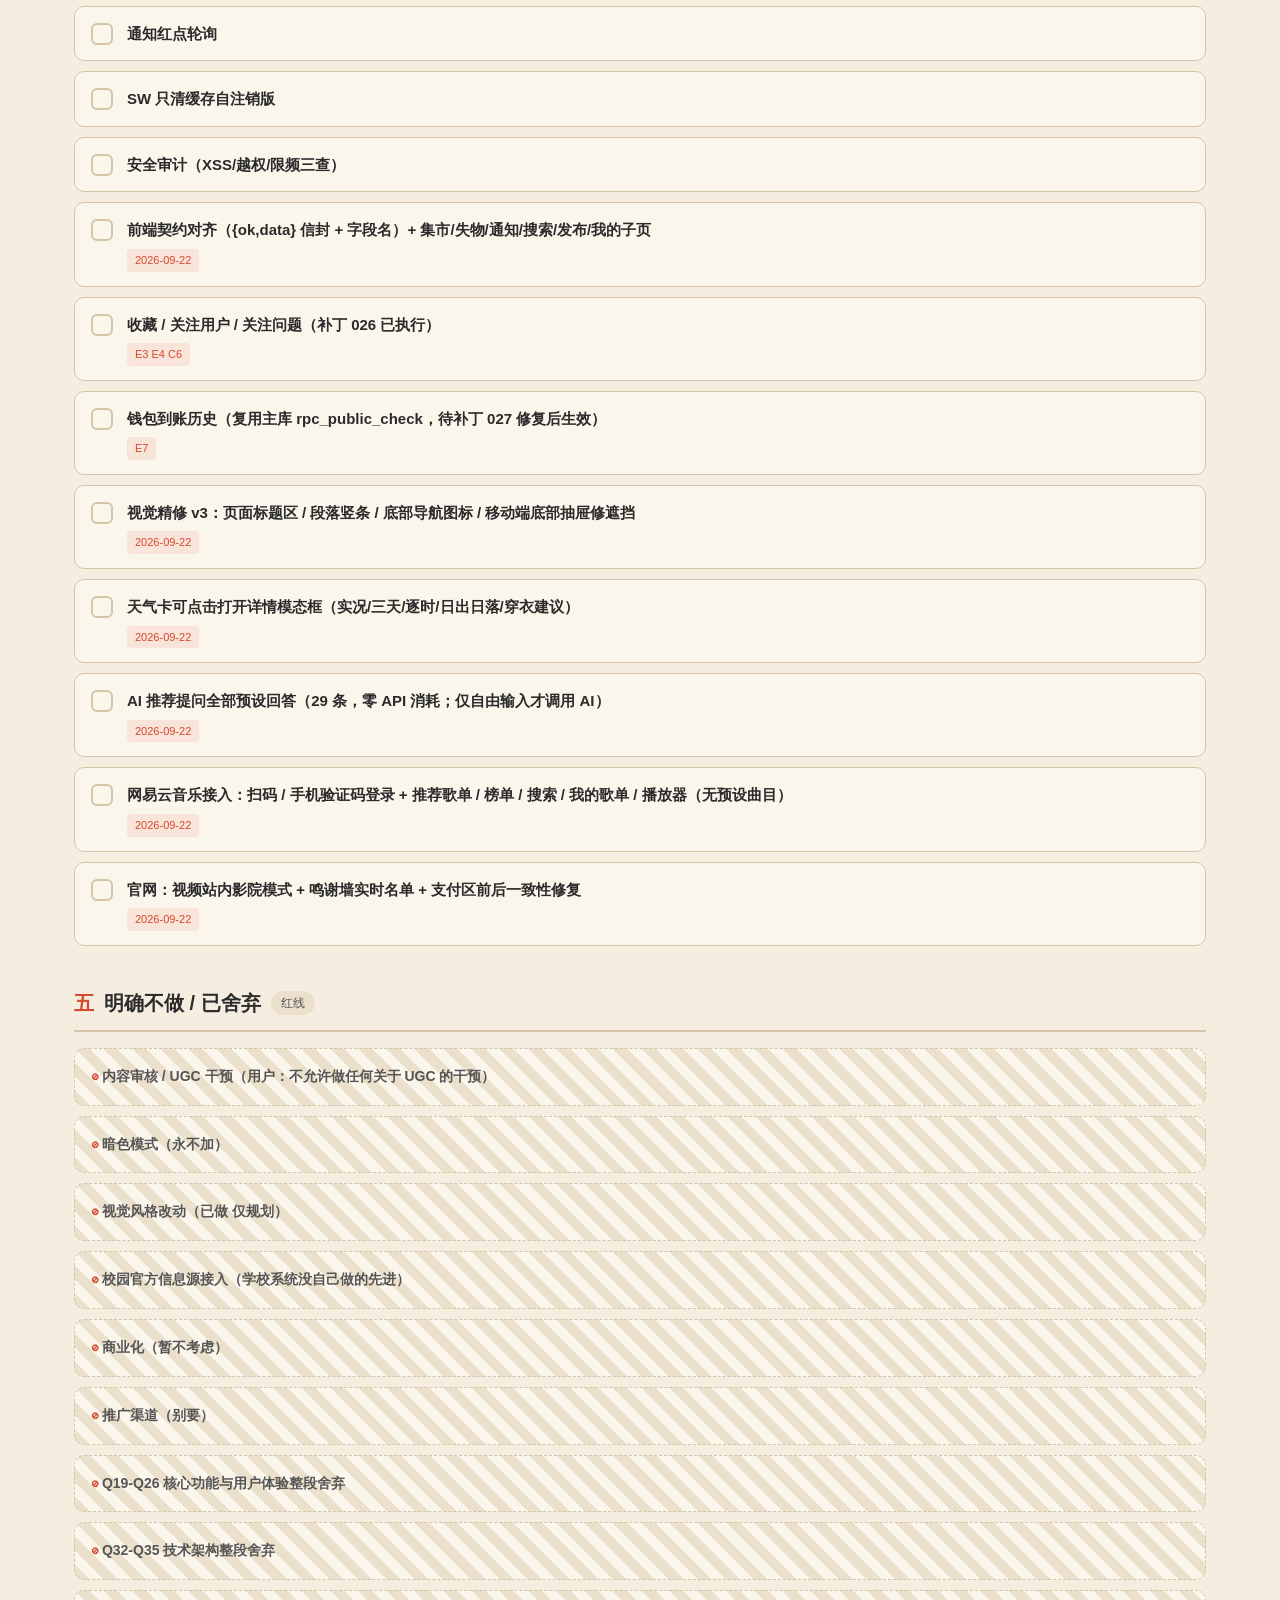
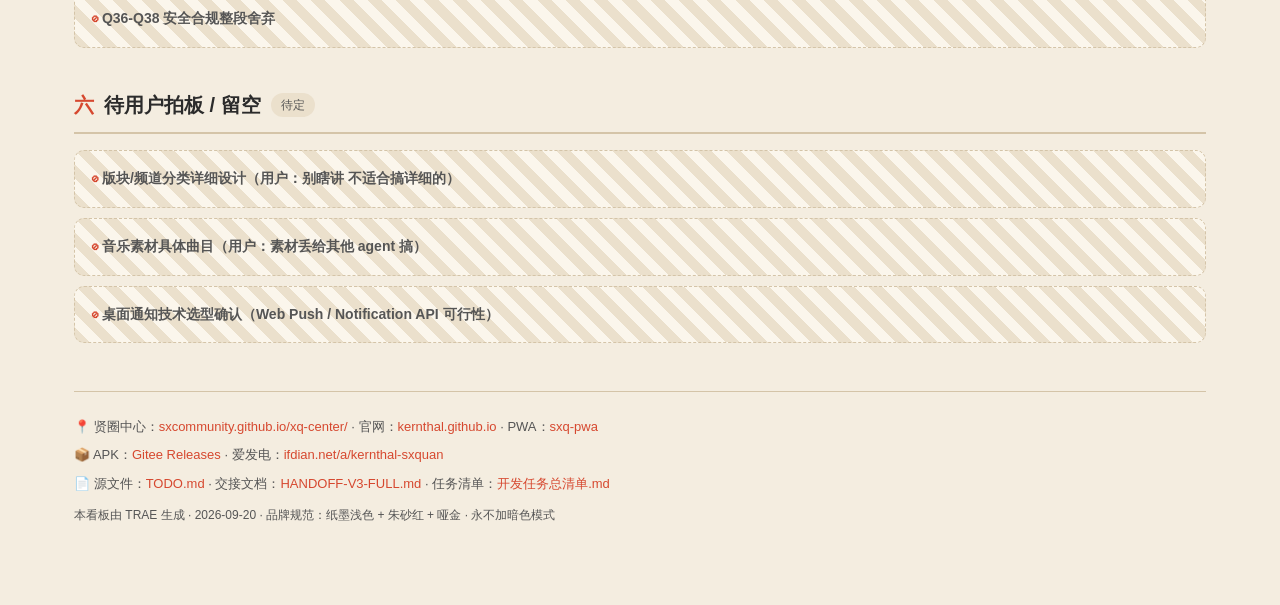
<file: todo.html>
<!DOCTYPE html>
<html lang="zh-CN">
<head>
<meta charset="UTF-8">
<meta name="viewport" content="width=device-width, initial-scale=1.0">
<title>尚贤圈 · 开发待办清单</title>
<meta name="description" content="尚贤圈下一轮开发待办总清单在线看板">
<style>
:root{
  --paper:#f4ede0; --paper2:#ebe0cc; --ink:#2b2b2b; --ink2:#555;
  --zhusha:#d6482f; --zhusha2:#c8401f; --nuanjin:#b98a2f;
  --line:#d4c4a8; --green:#4a7c59; --card:#fbf6ec;
}
*{margin:0;padding:0;box-sizing:border-box}
html{max-width:none!important;width:auto!important;margin:0!important}
body{font-family:"PingFang SC","MIUI","HarmonyOS Sans","Microsoft YaHei",sans-serif;background:var(--paper);color:var(--ink);line-height:1.7;overflow-x:hidden}
body::before{content:"";position:fixed;inset:0;background:radial-gradient(ellipse at 20% 0%,rgba(214,72,47,.04),transparent 50%),radial-gradient(ellipse at 80% 100%,rgba(185,138,47,.05),transparent 50%);pointer-events:none;z-index:0}

.wrap{max-width:1180px;margin:0 auto;padding:32px 24px 80px;position:relative;z-index:1}

header{margin-bottom:36px}
.eyebrow{display:inline-block;font-size:12px;letter-spacing:.3em;color:var(--zhusha);border:1px solid var(--zhusha);border-radius:2px;padding:2px 10px;margin-bottom:14px}
h1{font-size:clamp(28px,4vw,44px);font-weight:800;letter-spacing:.02em;margin-bottom:10px;background:linear-gradient(135deg,var(--zhusha),var(--nuanjin));-webkit-background-clip:text;background-clip:text;-webkit-text-fill-color:transparent}
.sub{color:var(--ink2);font-size:15px;max-width:680px}
.meta{display:flex;flex-wrap:wrap;gap:14px;margin-top:18px;font-size:13px;color:var(--ink2)}
.meta b{color:var(--ink)}

.progress-bar{margin:24px 0 36px;background:var(--paper2);border-radius:99px;height:10px;overflow:hidden;border:1px solid var(--line)}
.progress-fill{height:100%;background:linear-gradient(90deg,var(--zhusha),var(--nuanjin));border-radius:99px;transition:width .6s}
.progress-label{display:flex;justify-content:space-between;font-size:13px;color:var(--ink2);margin-bottom:6px}

.filters{display:flex;flex-wrap:wrap;gap:8px;margin-bottom:28px}
.filter-btn{padding:6px 16px;border:1px solid var(--line);background:var(--card);border-radius:99px;font-size:13px;cursor:pointer;transition:.2s;color:var(--ink2)}
.filter-btn:hover{border-color:var(--zhusha);color:var(--zhusha)}
.filter-btn.active{background:var(--zhusha);color:#fff;border-color:var(--zhusha)}

.section{margin-bottom:40px}
.section-title{display:flex;align-items:center;gap:10px;font-size:20px;font-weight:700;margin-bottom:16px;padding-bottom:10px;border-bottom:2px solid var(--line)}
.section-title .badge{font-size:12px;font-weight:400;color:var(--ink2);background:var(--paper2);padding:2px 10px;border-radius:99px}
.section-title .num{color:var(--zhusha)}

.task{display:flex;gap:14px;padding:14px 16px;background:var(--card);border:1px solid var(--line);border-radius:10px;margin-bottom:10px;transition:.2s;cursor:pointer}
.task:hover{border-color:var(--zhusha);box-shadow:0 2px 12px rgba(214,72,47,.08)}
.task.hide{display:none}
.checkbox{width:22px;height:22px;border:2px solid var(--line);border-radius:6px;flex-shrink:0;margin-top:2px;position:relative;transition:.2s}
.task.done .checkbox{background:var(--green);border-color:var(--green)}
.task.done .checkbox::after{content:"✓";position:absolute;color:#fff;font-size:14px;top:50%;left:50%;transform:translate(-50%,-50%)}
.task-body{flex:1;min-width:0}
.task-title{font-weight:600;font-size:15px;color:var(--ink)}
.task.done .task-title{text-decoration:line-through;color:var(--ink2)}
.task-tags{display:flex;flex-wrap:wrap;gap:6px;margin-top:6px}
.tag{font-size:11px;padding:2px 8px;border-radius:4px;background:var(--paper2);color:var(--ink2)}
.tag.src{background:rgba(214,72,47,.1);color:var(--zhusha)}
.tag.user{background:rgba(185,138,47,.12);color:var(--nuanjin)}

.skip-block{background:repeating-linear-gradient(45deg,var(--paper2),var(--paper2) 10px,var(--card) 10px,var(--card) 20px);border:1px dashed var(--line);border-radius:10px;padding:16px;margin-bottom:10px}
.skip-title{font-weight:600;color:var(--ink2);font-size:14px}
.skip-title::before{content:"⊘ ";color:var(--zhusha)}

footer{margin-top:48px;padding-top:24px;border-top:1px solid var(--line);font-size:13px;color:var(--ink2)}
footer a{color:var(--zhusha);text-decoration:none}
footer a:hover{text-decoration:underline}

@media(max-width:640px){
  .wrap{padding:20px 14px 60px}
  .task{padding:12px}
}
</style>
</head>
<body>
<div class="wrap">
<header>
  <span class="eyebrow">SHANG XIAN QUAN</span>
  <h1>尚贤圈 · 开发待办清单</h1>
  <p class="sub">下一轮开发宽泛范围规划。依据：用户 40 问回答 + HANDOFF-V3-FULL 第 8 章 + 开发任务总清单 + 50 问决策。本看板供后续 agent / 开发者逐项落地。</p>
  <div class="meta">
    <span>📅 生成：<b>2026-09-20</b></span>
    <span>📍 贤圈中心：<b>sxcommunity.github.io/xq-center/</b></span>
    <span>📦 <a href="../TODO.md" style="color:var(--zhusha)">源文件 TODO.md</a></span>
  </div>
  <div class="progress-label"><span>总进度</span><span id="pctText">0 / 0</span></div>
  <div class="progress-bar"><div class="progress-fill" id="pctBar" style="width:0%"></div></div>
</header>

<div class="filters">
  <button class="filter-btn active" data-f="all">全部</button>
  <button class="filter-btn" data-f="todo">待办</button>
  <button class="filter-btn" data-f="done">已完成</button>
  <button class="filter-btn" data-f="music">背景音乐</button>
  <button class="filter-btn" data-f="center">贤圈中心</button>
  <button class="filter-btn" data-f="content">内容沉淀</button>
</div>

<!-- 一、贤圈中心 -->
<div class="section">
  <h2 class="section-title"><span class="num">一</span> 贤圈中心 · 功能开发 <span class="badge">核心</span></h2>
  <p style="font-size:13px;color:var(--ink2);margin-bottom:14px">贤圈中心已在跑，布局修复 + 方案 A 全部验收完成。本轮补全剩余模块。账号与主 App 通用。</p>

  <h3 style="font-size:16px;font-weight:600;margin:18px 0 10px;color:var(--zhusha)">A. 广场（信息流 + 热门帖 + 多频道聚合）</h3>
  <div class="task" data-cat="center" data-status="done"><div class="checkbox"></div><div class="task-body"><div class="task-title">A1. 信息流主页面</div><div class="task-tags"><span class="tag user">用户 Q1</span><span class="tag src">HANDOFF §8.2</span></div></div></div>
  <div class="task" data-cat="center" data-status="done"><div class="checkbox"></div><div class="task-body"><div class="task-title">A2. 热门帖模块（热度排序：赞+评+时间衰减）</div><div class="task-tags"><span class="tag user">用户 Q1</span></div></div></div>
  <div class="task" data-cat="center" data-status="done"><div class="checkbox"></div><div class="task-body"><div class="task-title">A3. 多频道聚合（广场/提问/集市/失物/树洞）</div><div class="task-tags"><span class="tag user">用户 Q1</span></div></div></div>
  <div class="task" data-cat="center" data-status="done"><div class="checkbox"></div><div class="task-body"><div class="task-title">A4. 单页 Tab 切换架构（非多路由）</div><div class="task-tags"><span class="tag user">用户 Q7</span></div></div></div>
  <div class="task" data-cat="center" data-status="todo"><div class="checkbox"></div><div class="task-body"><div class="task-title">A5. 帖子详情页 /post/:id（赞/评/删除）</div><div class="task-tags"><span class="tag src">HANDOFF §8.2</span></div></div></div>

  <h3 style="font-size:16px;font-weight:600;margin:18px 0 10px;color:var(--zhusha)">B. 集市（二手闲置 + 实物交易）</h3>
  <div class="task" data-cat="center" data-status="done"><div class="checkbox"></div><div class="task-body"><div class="task-title">B1. 商品发布（标题/价格/议价/成色/图片）</div><div class="task-tags"><span class="tag src">HANDOFF §8.8</span><span class="tag user">用户 Q2</span></div></div></div>
  <div class="task" data-cat="center" data-status="done"><div class="checkbox"></div><div class="task-body"><div class="task-title">B2. 卡片流展示 /market + 评论询价</div><div class="task-tags"><span class="tag src">HANDOFF §8.8</span></div></div></div>
  <div class="task" data-cat="center" data-status="done"><div class="checkbox"></div><div class="task-body"><div class="task-title">B3. 已售出状态（标灰、不再接询价）</div><div class="task-tags"><span class="tag src">45答#15</span></div></div></div>
  <div class="task" data-cat="center" data-status="done"><div class="checkbox"></div><div class="task-body"><div class="task-title">B4. 平台免责声明（不介入交易）</div><div class="task-tags"><span class="tag src">HANDOFF §8.8</span></div></div></div>
  <div class="task" data-cat="center" data-status="done"><div class="checkbox"></div><div class="task-body"><div class="task-title">B5. 爱发电联动入口</div><div class="task-tags"><span class="tag user">用户 Q2</span><span class="tag src">HANDOFF §8.15</span></div></div></div>

  <h3 style="font-size:16px;font-weight:600;margin:18px 0 10px;color:var(--zhusha)">C. 提问社区</h3>
  <div class="task" data-cat="center" data-status="done"><div class="checkbox"></div><div class="task-body"><div class="task-title">C1. 提问发布（纯文字 标题≤50+详情≤2000+标签）</div><div class="task-tags"><span class="tag src">HANDOFF §8.3</span><span class="tag user">用户 Q3</span></div></div></div>
  <div class="task" data-cat="center" data-status="done"><div class="checkbox"></div><div class="task-body"><div class="task-title">C2. 问题详情页 /q/:id（回答+投票+采纳）</div><div class="task-tags"><span class="tag src">HANDOFF §8.3</span></div></div></div>
  <div class="task" data-cat="center" data-status="done"><div class="checkbox"></div><div class="task-body"><div class="task-title">C3. 回答机制（评论式平铺+有用排序）</div><div class="task-tags"><span class="tag src">HANDOFF §8.3</span></div></div></div>
  <div class="task" data-cat="center" data-status="todo"><div class="checkbox"></div><div class="task-body"><div class="task-title">C4. 标签系统 + /tags/:tag</div><div class="task-tags"><span class="tag src">HANDOFF §8.3</span></div></div></div>
  <div class="task" data-cat="center" data-status="done"><div class="checkbox"></div><div class="task-body"><div class="task-title">C5. 全文搜索 /search?q=</div><div class="task-tags"><span class="tag user">用户 Q10</span></div></div></div>
  <div class="task" data-cat="center" data-status="todo"><div class="checkbox"></div><div class="task-body"><div class="task-title">C6. 关注问题 question_follows</div><div class="task-tags"><span class="tag src">HANDOFF §8.3</span></div></div></div>
  <div class="task" data-cat="center" data-status="done"><div class="checkbox"></div><div class="task-body"><div class="task-title">C7. 问题催办（48h间隔 催后置顶24h）</div><div class="task-tags"><span class="tag src">HANDOFF §8.13</span></div></div></div>
  <div class="task" data-cat="center" data-status="done"><div class="checkbox"></div><div class="task-body"><div class="task-title">C8. 悬赏问答（鸡腿档位 采纳后手动赠送 平台不碰钱）</div><div class="task-tags"><span class="tag src">HANDOFF §8.4</span><span class="tag src">45答#12</span></div></div></div>
  <div class="task" data-cat="center" data-status="done"><div class="checkbox"></div><div class="task-body"><div class="task-title">C9. 我的提问 / 我的悬赏</div><div class="task-tags"><span class="tag user">用户 Q5</span></div></div></div>

  <h3 style="font-size:16px;font-weight:600;margin:18px 0 10px;color:var(--zhusha)">D. 鸣谢墙</h3>
  <div class="task" data-cat="center" data-status="done"><div class="checkbox"></div><div class="task-body"><div class="task-title">D1. 赞助商名单（皇级当月陈列）</div><div class="task-tags"><span class="tag user">用户 Q4</span><span class="tag src">HANDOFF §8.14</span></div></div></div>
  <div class="task" data-cat="center" data-status="done"><div class="checkbox"></div><div class="task-body"><div class="task-title">D2. 开源依赖展示</div><div class="task-tags"><span class="tag user">用户 Q4</span></div></div></div>
  <div class="task" data-cat="center" data-status="done"><div class="checkbox"></div><div class="task-body"><div class="task-title">D3. 贡献者名单</div><div class="task-tags"><span class="tag user">用户 Q4</span></div></div></div>
  <div class="task" data-cat="center" data-status="todo"><div class="checkbox"></div><div class="task-body"><div class="task-title">D4. 钻级金框头像+铭牌徽章</div><div class="task-tags"><span class="tag src">HANDOFF §8.14</span></div></div></div>
  <div class="task" data-cat="center" data-status="done"><div class="checkbox"></div><div class="task-body"><div class="task-title">D5. 数据同步（主库爱发电订单每小时同步）</div><div class="task-tags"><span class="tag src">HANDOFF §8.14</span></div></div></div>
  <div class="task" data-cat="center" data-status="todo"><div class="checkbox"></div><div class="task-body"><div class="task-title">D6. 官网实时拉取鸣谢数据滚动展示</div><div class="task-tags"><span class="tag src">45答#37</span></div></div></div>

  <h3 style="font-size:16px;font-weight:600;margin:18px 0 10px;color:var(--zhusha)">E. 我的页面</h3>
  <div class="task" data-cat="center" data-status="done"><div class="checkbox"></div><div class="task-body"><div class="task-title">E1. 个人资料（昵称/头像/签名）</div><div class="task-tags"><span class="tag user">用户 Q5</span></div></div></div>
  <div class="task" data-cat="center" data-status="done"><div class="checkbox"></div><div class="task-body"><div class="task-title">E2. 发帖历史（动态/提问/集市）</div><div class="task-tags"><span class="tag user">用户 Q5</span></div></div></div>
  <div class="task" data-cat="center" data-status="done"><div class="checkbox"></div><div class="task-body"><div class="task-title">E3. 收藏</div><div class="task-tags"><span class="tag user">用户 Q5</span></div></div></div>
  <div class="task" data-cat="center" data-status="done"><div class="checkbox"></div><div class="task-body"><div class="task-title">E4. 关注（用户/问题）</div><div class="task-tags"><span class="tag user">用户 Q5</span></div></div></div>
  <div class="task" data-cat="center" data-status="done"><div class="checkbox"></div><div class="task-body"><div class="task-title">E5. 设置（通知偏好/账号/退出）</div><div class="task-tags"><span class="tag user">用户 Q5</span></div></div></div>
  <div class="task" data-cat="center" data-status="done"><div class="checkbox"></div><div class="task-body"><div class="task-title">E6. 我的悬赏</div><div class="task-tags"><span class="tag user">用户 Q5</span></div></div></div>
  <div class="task" data-cat="center" data-status="done"><div class="checkbox"></div><div class="task-body"><div class="task-title">E7. 钱包（到账历史）</div><div class="task-tags"><span class="tag user">用户 Q5</span><span class="tag src">50问#31</span></div></div></div>

  <h3 style="font-size:16px;font-weight:600;margin:18px 0 10px;color:var(--zhusha)">F. 通知系统</h3>
  <div class="task" data-cat="center" data-status="done"><div class="checkbox"></div><div class="task-body"><div class="task-title">F1. 通知类型（回复/@/系统/订单）</div><div class="task-tags"><span class="tag user">用户 Q8</span></div></div></div>
  <div class="task" data-cat="center" data-status="done"><div class="checkbox"></div><div class="task-body"><div class="task-title">F2. 红点轮询（已完成 验证持续有效）</div><div class="task-tags"><span class="tag src">50问#8</span></div></div></div>
  <div class="task" data-cat="center" data-status="done"><div class="checkbox"></div><div class="task-body"><div class="task-title">F3. 桌面通知（Web Notifications API 电脑端也能获取）</div><div class="task-tags"><span class="tag user">用户 Q8</span></div></div></div>
  <div class="task" data-cat="center" data-status="done"><div class="checkbox"></div><div class="task-body"><div class="task-title">F4. 通知列表页 /notify</div><div class="task-tags"><span class="tag user">用户 Q8</span></div></div></div>

  <h3 style="font-size:16px;font-weight:600;margin:18px 0 10px;color:var(--zhusha)">G. 搜索</h3>
  <div class="task" data-cat="center" data-status="done"><div class="checkbox"></div><div class="task-body"><div class="task-title">G1. 全局搜索栏</div><div class="task-tags"><span class="tag user">用户 Q10</span></div></div></div>
  <div class="task" data-cat="center" data-status="done"><div class="checkbox"></div><div class="task-body"><div class="task-title">G2. 全文检索（tsvector/ilike 覆盖帖+问+集市+失物）</div><div class="task-tags"><span class="tag user">用户 Q10</span></div></div></div>
  <div class="task" data-cat="center" data-status="done"><div class="checkbox"></div><div class="task-body"><div class="task-title">G3. 搜索结果页（分类Tab）</div><div class="task-tags"><span class="tag user">用户 Q10</span></div></div></div>
</div>

<!-- 二、背景音乐 -->
<div class="section">
  <h2 class="section-title"><span class="num">二</span> 背景音乐接入（贤圈中心） <span class="badge">仅贤圈中心</span></h2>
  <p style="font-size:13px;color:var(--ink2);margin-bottom:14px">仅接入贤圈中心。音乐素材由用户后续丢给其他 agent 准备，本轮只做播放器框架 + 规格定义。</p>
  <div class="task" data-cat="music" data-status="done"><div class="checkbox"></div><div class="task-body"><div class="task-title">M1. 播放器框架（侧边栏卡片形态）</div><div class="task-tags"><span class="tag user">用户 Q17</span></div></div></div>
  <div class="task" data-cat="music" data-status="done"><div class="checkbox"></div><div class="task-body"><div class="task-title">M2. 控制功能（开关/音量/曲目切换/进度条）</div><div class="task-tags"><span class="tag user">用户 Q16</span></div></div></div>
  <div class="task" data-cat="music" data-status="done"><div class="checkbox"></div><div class="task-body"><div class="task-title">M3. 播放列表（多曲目可切换歌单）</div><div class="task-tags"><span class="tag user">用户 Q14</span></div></div></div>
  <div class="task" data-cat="music" data-status="done"><div class="checkbox"></div><div class="task-body"><div class="task-title">M4. 节奏联动（BPM 与页面动效/Lottie 联动）</div><div class="task-tags"><span class="tag user">用户 Q18</span></div></div></div>
  <div class="task" data-cat="music" data-status="done"><div class="checkbox"></div><div class="task-body"><div class="task-title">M5. 素材接入位（预留音频目录+配置JSON）</div><div class="task-tags"><span class="tag user">用户 Q15</span></div></div></div>
  <div class="task" data-cat="music" data-status="done"><div class="checkbox"></div><div class="task-body"><div class="task-title">M6. 自动播放策略（浏览器限制处理）</div></div></div>
  <div class="task" data-cat="music" data-status="done"><div class="checkbox"></div><div class="task-body"><div class="task-title">M7. 持久化（曲目/音量/状态 localStorage）</div></div></div>
</div>

<!-- 三、内容沉淀 -->
<div class="section">
  <h2 class="section-title"><span class="num">三</span> 内容沉淀与冷启动 <span class="badge">运营</span></h2>
  <h3 style="font-size:16px;font-weight:600;margin:18px 0 10px;color:var(--zhusha)">内容沉淀</h3>
  <div class="task" data-cat="content" data-status="done"><div class="checkbox"></div><div class="task-body"><div class="task-title">S1. 社区 Wiki（采纳/有用≥N 自动沉淀 /kb）</div><div class="task-tags"><span class="tag user">用户 Q29</span><span class="tag src">HANDOFF §8.9</span></div></div></div>
  <div class="task" data-cat="content" data-status="done"><div class="checkbox"></div><div class="task-body"><div class="task-title">S2. 定期归档月刊</div><div class="task-tags"><span class="tag user">用户 Q29</span></div></div></div>
  <div class="task" data-cat="content" data-status="done"><div class="checkbox"></div><div class="task-body"><div class="task-title">S3. 热门合集（周/月热门合集页）</div><div class="task-tags"><span class="tag user">用户 Q29</span></div></div></div>
  <h3 style="font-size:16px;font-weight:600;margin:18px 0 10px;color:var(--zhusha)">冷启动策略</h3>
  <div class="task" data-cat="content" data-status="todo"><div class="checkbox"></div><div class="task-body"><div class="task-title">L1. 官方种子内容（上线前预置）</div><div class="task-tags"><span class="tag user">用户 Q27</span></div></div></div>
  <div class="task" data-cat="content" data-status="todo"><div class="checkbox"></div><div class="task-body"><div class="task-title">L2. 定向邀请制内测（先一人验收→再开放）</div><div class="task-tags"><span class="tag user">用户 Q27</span><span class="tag src">45答#22</span></div></div></div>
  <div class="task" data-cat="content" data-status="todo"><div class="checkbox"></div><div class="task-body"><div class="task-title">L3. 开放注册（内测通过后）</div><div class="task-tags"><span class="tag user">用户 Q27</span></div></div></div>
  <div class="task" data-cat="content" data-status="todo"><div class="checkbox"></div><div class="task-body"><div class="task-title">L4. 校园大使内容扶持</div><div class="task-tags"><span class="tag user">用户 Q27</span></div></div></div>
</div>

<!-- 四、已完成 -->
<div class="section">
  <h2 class="section-title"><span class="num">四</span> 贤圈中心已完成项 <span class="badge">2026-09-05 验收</span></h2>
  <div class="task" data-cat="center" data-status="done"><div class="checkbox"></div><div class="task-body"><div class="task-title">方案A：删空侧栏 统一 Bento 网格</div></div></div>
  <div class="task" data-cat="center" data-status="done"><div class="checkbox"></div><div class="task-body"><div class="task-title">renderAsk / renderThanks 结构修复</div></div></div>
  <div class="task" data-cat="center" data-status="done"><div class="checkbox"></div><div class="task-body"><div class="task-title">头像点击进个人主页</div></div></div>
  <div class="task" data-cat="center" data-status="done"><div class="checkbox"></div><div class="task-body"><div class="task-title">动态流无限滚动/分页</div></div></div>
  <div class="task" data-cat="center" data-status="done"><div class="checkbox"></div><div class="task-body"><div class="task-title">通知红点轮询</div></div></div>
  <div class="task" data-cat="center" data-status="done"><div class="checkbox"></div><div class="task-body"><div class="task-title">SW 只清缓存自注销版</div></div></div>
  <div class="task" data-cat="center" data-status="done"><div class="checkbox"></div><div class="task-body"><div class="task-title">安全审计（XSS/越权/限频三查）</div></div></div>
  <div class="task" data-cat="center" data-status="done"><div class="checkbox"></div><div class="task-body"><div class="task-title">前端契约对齐（{ok,data} 信封 + 字段名）+ 集市/失物/通知/搜索/发布/我的子页</div><div class="task-tags"><span class="tag src">2026-09-22</span></div></div></div>
  <div class="task" data-cat="center" data-status="done"><div class="checkbox"></div><div class="task-body"><div class="task-title">收藏 / 关注用户 / 关注问题（补丁 026 已执行）</div><div class="task-tags"><span class="tag src">E3 E4 C6</span></div></div></div>
  <div class="task" data-cat="center" data-status="done"><div class="checkbox"></div><div class="task-body"><div class="task-title">钱包到账历史（复用主库 rpc_public_check，待补丁 027 修复后生效）</div><div class="task-tags"><span class="tag src">E7</span></div></div></div>
  <div class="task" data-cat="center" data-status="done"><div class="checkbox"></div><div class="task-body"><div class="task-title">视觉精修 v3：页面标题区 / 段落竖条 / 底部导航图标 / 移动端底部抽屉修遮挡</div><div class="task-tags"><span class="tag src">2026-09-22</span></div></div></div>
  <div class="task" data-cat="center" data-status="done"><div class="checkbox"></div><div class="task-body"><div class="task-title">天气卡可点击打开详情模态框（实况/三天/逐时/日出日落/穿衣建议）</div><div class="task-tags"><span class="tag src">2026-09-22</span></div></div></div>
  <div class="task" data-cat="center" data-status="done"><div class="checkbox"></div><div class="task-body"><div class="task-title">AI 推荐提问全部预设回答（29 条，零 API 消耗；仅自由输入才调用 AI）</div><div class="task-tags"><span class="tag src">2026-09-22</span></div></div></div>
  <div class="task" data-cat="music" data-status="done"><div class="checkbox"></div><div class="task-body"><div class="task-title">网易云音乐接入：扫码 / 手机验证码登录 + 推荐歌单 / 榜单 / 搜索 / 我的歌单 / 播放器（无预设曲目）</div><div class="task-tags"><span class="tag src">2026-09-22</span></div></div></div>
  <div class="task" data-cat="center" data-status="done"><div class="checkbox"></div><div class="task-body"><div class="task-title">官网：视频站内影院模式 + 鸣谢墙实时名单 + 支付区前后一致性修复</div><div class="task-tags"><span class="tag src">2026-09-22</span></div></div></div>
</div>

<!-- 五、不做 -->
<div class="section">
  <h2 class="section-title"><span class="num">五</span> 明确不做 / 已舍弃 <span class="badge">红线</span></h2>
  <div class="skip-block"><div class="skip-title">内容审核 / UGC 干预（用户：不允许做任何关于 UGC 的干预）</div></div>
  <div class="skip-block"><div class="skip-title">暗色模式（永不加）</div></div>
  <div class="skip-block"><div class="skip-title">视觉风格改动（已做 仅规划）</div></div>
  <div class="skip-block"><div class="skip-title">校园官方信息源接入（学校系统没自己做的先进）</div></div>
  <div class="skip-block"><div class="skip-title">商业化（暂不考虑）</div></div>
  <div class="skip-block"><div class="skip-title">推广渠道（别要）</div></div>
  <div class="skip-block"><div class="skip-title">Q19-Q26 核心功能与用户体验整段舍弃</div></div>
  <div class="skip-block"><div class="skip-title">Q32-Q35 技术架构整段舍弃</div></div>
  <div class="skip-block"><div class="skip-title">Q36-Q38 安全合规整段舍弃</div></div>
</div>

<!-- 六、待确认 -->
<div class="section">
  <h2 class="section-title"><span class="num">六</span> 待用户拍板 / 留空 <span class="badge">待定</span></h2>
  <div class="skip-block"><div class="skip-title">版块/频道分类详细设计（用户：别瞎讲 不适合搞详细的）</div></div>
  <div class="skip-block"><div class="skip-title">音乐素材具体曲目（用户：素材丢给其他 agent 搞）</div></div>
  <div class="skip-block"><div class="skip-title">桌面通知技术选型确认（Web Push / Notification API 可行性）</div></div>
</div>

<footer>
  <p>📍 贤圈中心：<a href="https://sxcommunity.github.io/xq-center/">sxcommunity.github.io/xq-center/</a> · 官网：<a href="https://kernthal.github.io/shangxianquan-official/">kernthal.github.io</a> · PWA：<a href="https://sxcommunity.github.io/sxq-pwa/">sxq-pwa</a></p>
  <p style="margin-top:6px">📦 APK：<a href="https://gitee.com/kernthal-studio/sxcommunity/releases">Gitee Releases</a> · 爱发电：<a href="https://ifdian.net/a/kernthal-sxquan">ifdian.net/a/kernthal-sxquan</a></p>
  <p style="margin-top:6px">📄 源文件：<a href="../TODO.md">TODO.md</a> · 交接文档：<a href="../docs/HANDOFF-V3-FULL.md">HANDOFF-V3-FULL.md</a> · 任务清单：<a href="../docs/开发任务总清单.md">开发任务总清单.md</a></p>
  <p style="margin-top:10px;color:var(--ink2);font-size:12px">本看板由 TRAE 生成 · 2026-09-20 · 品牌规范：纸墨浅色 + 朱砂红 + 哑金 · 永不加暗色模式</p>
</footer>
</div>

<script>
var tasks=document.querySelectorAll('.task');
var doneCount=0,total=0;
tasks.forEach(function(t){
  total++;
  if(t.classList.contains('done'))doneCount++;
  t.addEventListener('click',function(){
    t.classList.toggle('done');
    if(t.classList.contains('done'))doneCount++;else doneCount--;
    updateProgress();
  });
});
function updateProgress(){
  var pct=Math.round(doneCount/total*100);
  document.getElementById('pctBar').style.width=pct+'%';
  document.getElementById('pctText').textContent=doneCount+' / '+total+' ('+pct+'%)';
}
updateProgress();

document.querySelectorAll('.filter-btn').forEach(function(btn){
  btn.addEventListener('click',function(){
    document.querySelectorAll('.filter-btn').forEach(function(b){b.classList.remove('active')});
    btn.classList.add('active');
    var f=btn.dataset.f;
    tasks.forEach(function(t){
      var show=false;
      if(f==='all')show=true;
      else if(f==='todo')show=!t.classList.contains('done');
      else if(f==='done')show=t.classList.contains('done');
      else if(f==='music')show=t.dataset.cat==='music';
      else if(f==='center')show=t.dataset.cat==='center';
      else if(f==='content')show=t.dataset.cat==='content';
      t.classList.toggle('hide',!show);
    });
  });
});
</script>
</body>
</html>
</file>
<file: assets/style.css>
/* ═══ 贤圈中心 · 样式 v2 ═══
   纸墨浅色 + 朱砂红(#d6482f) + 哑金(#b98a2f) · Bento 网格 · 响应式一体
   PC 铁律：整页不出现浏览器滚动条——由各栏内部独立滚动实现。
   永不加暗色模式；界面不使用 emoji。
   ═══════════════════════════════════════════ */

:root {
  --paper: #f7f6f2;
  --paper-2: #f0ece3;
  --card: #ffffff;
  --ink: #23262b;
  --ink-2: #5f636d;
  --ink-3: #9a9da6;
  --line: #e9e6df;
  --line-2: #ded9cf;
  --red: #d6482f;
  --red-deep: #c8401f;
  --red-soft: rgba(214, 72, 47, .08);
  --gold: #b98a2f;
  --gold-soft: rgba(185, 138, 47, .12);
  --green: #2e7d32;
  --radius: 18px;
  --radius-sm: 12px;
  --shadow: 0 1px 3px rgba(31, 28, 24, .05);
  --shadow-h: 0 8px 26px rgba(31, 28, 24, .09);
  --serif: Georgia, "Songti SC", "Noto Serif SC", serif;
  --beat: 0ms;
}
* { margin: 0; padding: 0; box-sizing: border-box; }
[hidden] { display: none !important; }
html { scroll-behavior: smooth; -webkit-text-size-adjust: 100%; }
body {
  background: var(--paper); color: var(--ink); font-size: 15px; line-height: 1.75;
  font-family: "PingFang SC", "MIUI", "HarmonyOS Sans", "Microsoft YaHei", system-ui, sans-serif;
}
a { color: inherit; text-decoration: none; }
img { max-width: 100%; display: block; }
button { cursor: pointer; font-family: inherit; color: inherit; }
input, textarea { font-family: inherit; }
code { background: var(--paper-2); padding: 1px 6px; border-radius: 6px; font-size: .92em; }

/* 极淡纸纹，无 emoji */
body::before {
  content: ""; position: fixed; inset: 0; pointer-events: none; z-index: 0;
  background:
    radial-gradient(ellipse at 12% 0%, rgba(214, 72, 47, .035), transparent 46%),
    radial-gradient(ellipse at 88% 100%, rgba(185, 138, 47, .045), transparent 46%);
}
#app { position: relative; z-index: 1; }

/* ═══ 布局骨架（移动端：自然滚动） ═══ */
#main { width: 100%; max-width: 760px; margin: 0 auto; padding: 18px 16px 120px; }
.bento { display: flex; flex-direction: column; gap: 16px; }
.bento .cell { min-width: 0; }
.bento .card { margin: 0; }

/* ═══ PC：整页锁死，各栏内部滚动 ═══ */
@media (min-width: 860px) {
  html, body { height: 100%; overflow: hidden; }
  #app { height: 100vh; display: flex; flex-direction: column; }
  .hd { flex: 0 0 auto; }
  #main {
    flex: 1 1 auto; min-height: 0; overflow: hidden;
    max-width: 1300px; padding: 20px 26px 22px; margin: 0 auto; width: 100%;
  }
  .bento {
    height: 100%; display: grid; overflow: hidden;
    grid-template-columns: minmax(276px, 336px) 1fr;
    gap: 16px; align-items: stretch;
  }
  .bento > .cell {
    min-height: 0; overflow-y: auto; overflow-x: hidden;
    padding-right: 4px; scrollbar-width: thin;
  }
  .bento > .cell.c-side,
  .bento > .cell.c-left { grid-column: 1; grid-row: 1; }
  .bento > .cell.c-main { grid-column: 2; grid-row: 1; }
  .bento > .cell:only-child { grid-column: 1 / -1; grid-row: 1; }
  .bento > .cell::-webkit-scrollbar { width: 8px; }
  .bento > .cell::-webkit-scrollbar-thumb { background: var(--line-2); border-radius: 99px; }
  .bento > .cell::-webkit-scrollbar-track { background: transparent; }
  .tabbar { display: none !important; }
  .fab { display: grid; }
  .burger { display: none !important; }
  .ftbar { display: none; }
}

/* ═══ 顶栏 ═══ */
.hd {
  position: sticky; top: 0; z-index: 60;
  background: rgba(247, 246, 242, .9); backdrop-filter: blur(14px);
  border-bottom: 1px solid var(--line);
}
.hd-in { max-width: 1300px; margin: 0 auto; display: flex; align-items: center; gap: 8px; padding: 10px 18px; }
.hd-brand { display: flex; align-items: center; gap: 10px; cursor: pointer; }
.hd-seal {
  width: 36px; height: 36px; border-radius: 11px; flex: 0 0 auto;
  background: linear-gradient(140deg, var(--red), var(--red-deep));
  color: #fff; font-family: var(--serif); font-weight: 900; font-size: 18px;
  display: grid; place-items: center; box-shadow: 0 3px 10px rgba(214, 72, 47, .28);
}
.hd-name { font-weight: 800; font-size: 17.5px; letter-spacing: .06em; }
.hd-nav { display: none; gap: 2px; margin-left: 14px; }
.hd-nav a {
  padding: 8px 16px; border-radius: 999px; font-size: 14.5px; color: var(--ink-2);
  transition: background .25s ease, color .25s ease; cursor: pointer;
}
.hd-nav a:hover { background: var(--red-soft); color: var(--red); }
.hd-nav a.on { background: var(--ink); color: #fff; font-weight: 600; }
.hd-user { margin-left: auto; display: flex; align-items: center; gap: 8px; }
.hd-ic {
  position: relative; width: 38px; height: 38px; border-radius: 12px;
  border: 1px solid var(--line); background: var(--card); color: var(--ink-2);
  display: grid; place-items: center; transition: all .22s ease;
}
.hd-ic:hover { border-color: var(--red); color: var(--red); transform: translateY(-1px); }
.hd-dot {
  position: absolute; top: 7px; right: 7px; width: 8px; height: 8px; border-radius: 50%;
  background: var(--red); box-shadow: 0 0 0 2px var(--card);
}
.hd-ava {
  width: 38px; height: 38px; border-radius: 12px; object-fit: cover; cursor: pointer;
  border: 1px solid var(--line); transition: all .22s ease;
}
.hd-ava:hover { border-color: var(--red); transform: translateY(-1px); }
.hd-login {
  padding: 8px 20px; border-radius: 999px; border: none; background: var(--red);
  color: #fff; font-size: 14px; font-weight: 700; transition: all .22s ease;
}
.hd-login:hover { background: var(--red-deep); transform: translateY(-1px); }
@media (min-width: 860px) { .hd-nav { display: flex; } }

/* 汉堡（移动端） */
.burger {
  width: 42px; height: 42px; border: 1px solid var(--line); background: var(--card);
  border-radius: 12px; position: relative; flex: 0 0 auto; transition: all .25s ease;
}
.bl { position: absolute; left: 11px; right: 11px; height: 2px; border-radius: 2px; background: var(--ink); transition: all .35s ease; }
.bl.l1 { top: 13px; } .bl.l2 { top: 20px; } .bl.l3 { top: 27px; }
.burger.open .bl.l1 { transform: translateY(7px) rotate(45deg); background: var(--red); }
.burger.open .bl.l2 { opacity: 0; transform: scaleX(.4); }
.burger.open .bl.l3 { transform: translateY(-7px) rotate(-45deg); background: var(--red); }

/* ═══ 抽屉 ═══ */
.drawer-mask { position: fixed; inset: 0; z-index: 240; background: rgba(31, 28, 24, .42); backdrop-filter: blur(2px); }
.drawer {
  position: fixed; top: 0; right: 0; bottom: 0; z-index: 250; width: min(80vw, 320px);
  background: var(--card); border-left: 1px solid var(--line);
  display: flex; flex-direction: column; animation: drawer-in .32s cubic-bezier(.22,.8,.24,1);
}
@keyframes drawer-in { from { transform: translateX(24px); opacity: .4; } to { transform: none; opacity: 1; } }
.drawer a { padding: 15px 24px; border-bottom: 1px solid var(--line); display: flex; gap: 12px; font-size: 15px; transition: background .2s ease; }
.drawer a:hover { background: var(--red-soft); }
.drawer a i { font-style: normal; color: var(--gold); font-family: var(--serif); font-size: 13px; }
.drawer-head { padding: 20px 24px 14px; font-weight: 800; display: flex; gap: 10px; align-items: center; }
.drawer-foot { padding: 20px 24px; font-size: 12px; color: var(--ink-3); margin-top: auto; }

/* ═══ 卡片 ═══ */
.card {
  background: var(--card); border: 1px solid var(--line); border-radius: var(--radius);
  padding: 18px; box-shadow: var(--shadow); transition: box-shadow .28s ease, transform .28s ease;
}
.card + .card { margin-top: 14px; }
.card:hover { box-shadow: var(--shadow-h); }
.cell > .card:first-child { margin-top: 0; }
.sec-title { font-weight: 800; font-size: 15.5px; margin-bottom: 12px; display: flex; align-items: baseline; gap: 8px; }
.sec-sub { font-weight: 500; font-size: 12.5px; color: var(--ink-3); margin-left: auto; }
.muted { color: var(--ink-3); font-size: 13px; line-height: 1.8; }
.empty { text-align: center; padding: 34px 16px; color: var(--ink-3); font-size: 13.5px; }
.w100 { width: 100%; }
.mt12 { margin-top: 12px; }
.sk { height: 40px; border-radius: var(--radius-sm); background: linear-gradient(90deg, var(--paper-2), #f6f3ec, var(--paper-2)); background-size: 200% 100%; animation: sk 1.3s ease-in-out infinite; }
.sk-line { color: var(--ink-3); font-size: 13px; padding: 10px 2px; animation: fade 1.2s ease-in-out infinite; }
@keyframes sk { 0% { background-position: 200% 0; } 100% { background-position: -200% 0; } }
@keyframes fade { 0%,100% { opacity: .55; } 50% { opacity: 1; } }
.list-foot { text-align: center; padding: 14px 0 4px; }

/* ═══ 按钮 / 分段 / 标签 ═══ */
.btn-primary {
  padding: 11px 22px; border: none; border-radius: var(--radius-sm); background: var(--red);
  color: #fff; font-size: 14.5px; font-weight: 700; transition: all .22s ease;
}
.btn-primary:hover:not(:disabled) { background: var(--red-deep); transform: translateY(-1px); box-shadow: 0 6px 18px rgba(214,72,47,.26); }
.btn-primary:disabled { opacity: .6; cursor: not-allowed; }
.btn-mini {
  display: inline-flex; align-items: center; justify-content: center; gap: 6px;
  padding: 7px 14px; border-radius: 999px; border: 1px solid var(--line);
  background: var(--card); font-size: 13px; font-weight: 600; color: var(--ink-2);
  transition: all .22s ease; cursor: pointer;
}
.btn-mini:hover { border-color: var(--red); color: var(--red); }
.btn-mini.ghost { background: transparent; }
.seg { display: inline-flex; gap: 4px; padding: 4px; border-radius: 999px; background: var(--paper-2); margin-bottom: 14px; }
.seg button {
  padding: 7px 18px; border-radius: 999px; border: none; background: transparent;
  font-size: 13.5px; color: var(--ink-2); transition: all .25s ease;
}
.seg button.on { background: var(--card); color: var(--red); font-weight: 700; box-shadow: var(--shadow); }
.chip {
  padding: 6px 15px; border-radius: 999px; border: 1px solid var(--line);
  background: var(--card); font-size: 12.5px; color: var(--ink-2); transition: all .22s ease;
}
.chip:hover { border-color: var(--gold); color: var(--gold); }
.chip.on { background: var(--red-soft); color: var(--red); border-color: var(--red); font-weight: 700; }

/* ═══ 表单 ═══ */
.ipt, .ta {
  width: 100%; padding: 11px 14px; border: 1.5px solid var(--line); border-radius: var(--radius-sm);
  font-size: 14.5px; background: #fff; color: var(--ink); transition: border-color .2s ease, box-shadow .2s ease;
}
.ipt + .ipt, .ipt + .ta, .ta + .ipt, .ipt + .seg, .ta + .seg, .two + .ipt, .ipt + .two, .up-row + .thumb-row { margin-top: 10px; }
.ipt:focus, .ta:focus { outline: none; border-color: var(--red); box-shadow: 0 0 0 3px var(--red-soft); }
.ta { min-height: 96px; resize: vertical; line-height: 1.7; }
.two { display: grid; grid-template-columns: 1fr auto; gap: 10px; margin-top: 10px; align-items: center; }
.chk { display: inline-flex; align-items: center; gap: 6px; font-size: 13.5px; color: var(--ink-2); cursor: pointer; white-space: nowrap; }
.chk input { width: 16px; height: 16px; accent-color: var(--red); }

/* ═══ 提示条 ═══ */
.notice { border-radius: var(--radius-sm); padding: 12px 14px; font-size: 13px; line-height: 1.75; border: 1px solid var(--line); }
.notice b { display: block; margin-bottom: 2px; font-size: 13.5px; }
.notice span { color: var(--ink-2); display: block; }
.notice.small { margin-top: 12px; font-size: 12.5px; padding: 10px 12px; }
.notice-info { background: rgba(185,138,47,.08); border-color: rgba(185,138,47,.28); }
.notice-info b { color: #8a6520; }
.notice-warn { background: rgba(214,72,47,.06); border-color: rgba(214,72,47,.24); }
.notice-warn b { color: var(--red-deep); }
.notice-slot:empty { display: none; }
.notice-slot { margin-top: 14px; }
.notice-error { background: rgba(214,72,47,.06); }

/* ═══ 天气卡 ═══ */
.wx-card {
  border: 1px solid var(--line); border-radius: var(--radius); padding: 18px;
  box-shadow: var(--shadow); transition: all .3s ease;
}
.wx-card:hover { box-shadow: var(--shadow-h); transform: translateY(-2px); }
.wx-hot  { background: linear-gradient(140deg, #fdf1e6, #fbe6d6); }
.wx-mild { background: linear-gradient(140deg, #eaf4fb, #f2ece0); }
.wx-cool { background: linear-gradient(140deg, #eef2f7, #f4f1ea); }
.wx-cold { background: linear-gradient(140deg, #eaf0f8, #f0f2f6); }
.wx-na   { background: var(--card); }
.wx-l { display: flex; align-items: center; gap: 14px; }
.wx-temp { font-size: 40px; font-weight: 800; line-height: 1; letter-spacing: -.02em; }
.wx-temp i { font-size: 20px; font-style: normal; vertical-align: super; color: var(--ink-2); }
.wx-meta b { display: block; font-size: 15px; }
.wx-meta span { font-size: 12.5px; color: var(--ink-3); }
.wx-tip { margin-top: 12px; padding-top: 10px; border-top: 1px dashed var(--line-2); font-size: 12.5px; color: var(--gold); }
.wx-clickable { cursor: pointer; position: relative; }
.wx-more {
  position: absolute; right: 14px; bottom: 12px; font-size: 11.5px; color: var(--ink-3);
  transition: color .2s ease, transform .2s ease;
}
.wx-clickable:hover .wx-more { color: var(--red); transform: translateX(2px); }

/* 天气详情模态 */
.wx-loc { margin-left: auto; font-size: 12px; color: var(--ink-3); font-weight: 500; }
.wxm-hero { border-radius: 16px; padding: 18px; border: 1px solid var(--line); }
.wxm-now { display: flex; align-items: center; gap: 14px; }
.wxm-temp { font-size: 44px; font-weight: 800; line-height: 1; letter-spacing: -.02em; }
.wxm-temp i { font-size: 20px; font-style: normal; vertical-align: super; color: var(--ink-2); }
.wxm-now b { display: block; font-size: 16px; }
.wxm-now span { font-size: 12.5px; color: var(--ink-2); }
.wxm-facts { display: grid; grid-template-columns: repeat(3, 1fr); gap: 10px; margin-top: 16px; padding-top: 14px; border-top: 1px dashed rgba(255,255,255,.5); }
.wxm-fact { text-align: center; }
.wxm-fact b { display: block; font-size: 15px; font-weight: 800; }
.wxm-fact span { font-size: 11.5px; color: var(--ink-2); }
.wxm-tip { margin-top: 14px; padding: 12px 14px; border-radius: 12px; background: var(--gold-soft); color: #7a5c1e; font-size: 13px; line-height: 1.8; }
.wxm-sec { margin-top: 18px; }
.wxm-days { display: grid; grid-template-columns: repeat(3, 1fr); gap: 10px; }
.wxm-day { text-align: center; padding: 12px 6px; border-radius: 14px; background: var(--paper); border: 1px solid var(--line); }
.wxm-dname { font-size: 12.5px; font-weight: 700; }
.wxm-ddesc { font-size: 11.5px; color: var(--ink-3); margin: 2px 0 6px; }
.wxm-dtemp b { font-size: 16px; font-weight: 800; }
.wxm-dtemp span { font-size: 12.5px; color: var(--ink-3); margin-left: 5px; }
.wxm-hours { display: flex; gap: 8px; overflow-x: auto; padding: 4px 2px 6px; }
.wxm-hour {
  flex: 0 0 auto; width: 54px; text-align: center; padding: 8px 4px 6px;
  border-radius: 12px; background: var(--paper); border: 1px solid var(--line);
  display: flex; flex-direction: column; align-items: center; gap: 6px;
}
.wxm-ht { font-size: 13.5px; font-weight: 800; line-height: 1; }
.wxm-barw {
  width: 8px; height: 54px; border-radius: 99px; background: var(--paper-2);
  display: flex; align-items: flex-end; overflow: hidden;
}
.wxm-barw i { display: block; width: 100%; border-radius: 99px; background: linear-gradient(180deg, var(--red), var(--gold)); transition: height .4s ease; }
.wxm-hh { font-size: 10.5px; color: var(--ink-3); }
/* 穿衣建议 */
.wxm-outfit {
  margin-top: 14px; padding: 14px; border-radius: 14px;
  background: linear-gradient(140deg, #fffdf7, var(--gold-soft));
  border: 1px solid rgba(185, 138, 47, .3);
}
.wxm-outfit-h { display: flex; align-items: center; gap: 6px; font-size: 12.5px; font-weight: 800; color: #8a6520; margin-bottom: 7px; }
.wxm-outfit-h::before { content: ""; width: 3px; height: 12px; border-radius: 2px; background: linear-gradient(180deg, var(--gold), var(--red)); }
.wxm-outfit p { font-size: 13px; line-height: 1.85; color: var(--ink-2); }
.wxm-tags { display: flex; gap: 6px; flex-wrap: wrap; margin-top: 10px; }
.wxm-tags span { font-size: 11.5px; padding: 3px 10px; border-radius: 99px; background: #fff; border: 1px solid rgba(185, 138, 47, .35); color: #7a5c1e; }
.wxm-sun { display: flex; gap: 20px; font-size: 13px; color: var(--ink-2); }
.wxm-sun b { color: var(--gold); font-weight: 700; }
.wxm-foot { margin-top: 18px; font-size: 11.5px; color: var(--ink-3); text-align: center; }
/* 兜底错误框 */
/* 页面内通知卡：桌面通知没开或被系统拦下时，至少让用户看见内容 */
.inapp-notif {
  position: fixed; right: 20px; bottom: 20px; z-index: 9600;
  width: min(344px, calc(100vw - 32px));
  display: flex; gap: 12px; align-items: flex-start; padding: 16px;
  background: var(--card); border: 1px solid var(--line-2); border-radius: 16px;
  box-shadow: 0 18px 44px rgba(31, 28, 24, .22);
  transform: translateY(14px) scale(.97); opacity: 0; visibility: hidden;
  transition: all .32s cubic-bezier(.22, .8, .24, 1);
}
.inapp-notif.on { transform: none; opacity: 1; visibility: visible; }
.inapp-notif .ian-ic {
  flex: 0 0 auto; width: 36px; height: 36px; border-radius: 11px;
  display: grid; place-items: center; color: #fff;
  background: linear-gradient(140deg, var(--red), var(--red-deep));
}
.inapp-notif .ian-b { flex: 1; min-width: 0; }
.inapp-notif .ian-b b { display: block; font-size: 14.5px; font-weight: 800; margin-bottom: 4px; }
.inapp-notif .ian-b p { font-size: 13.2px; color: var(--ink-2); line-height: 1.75; word-break: break-word; }
.inapp-notif .ian-x {
  border: none; background: none; color: var(--ink-3); font-size: 19px;
  line-height: 1; cursor: pointer; padding: 0 2px; flex: 0 0 auto;
}
.inapp-notif .ian-x:hover { color: var(--red); }
@media (max-width: 600px) {
  .inapp-notif { right: 12px; left: 12px; width: auto; bottom: calc(12px + env(safe-area-inset-bottom)); }
}
.err-box {
  margin-top: 10px; padding: 10px 12px; border-radius: 10px; background: var(--paper);
  border: 1px dashed var(--line-2); font-size: 12px; color: var(--ink-2);
  word-break: break-all; line-height: 1.7; font-family: ui-monospace, Menlo, Consolas, monospace;
}

/* ═══ 广场 ═══ */
.feed-bar { display: flex; align-items: center; gap: 10px; margin-bottom: 4px; flex-wrap: wrap; }
.feed-bar .seg { margin-bottom: 0; }
.feed-bar .btn-mini { margin-left: auto; }
.mcard {
  background: var(--card); border: 1px solid var(--line); border-radius: var(--radius);
  padding: 16px; margin-bottom: 14px; transition: all .28s ease;
}
.mcard:hover { box-shadow: var(--shadow-h); transform: translateY(-2px); }
.mc-h { display: flex; align-items: center; gap: 10px; margin-bottom: 12px; }
.ava { width: 40px; height: 40px; border-radius: 50%; object-fit: cover; flex: 0 0 auto; background: var(--paper-2); }
.ava.sm { width: 30px; height: 30px; }
.mc-h b { font-size: 14.5px; display: block; }
.mc-h time { font-size: 12px; color: var(--ink-3); }
.mc-more { margin-left: auto; border: none; background: none; color: var(--ink-3); opacity: .5; transition: all .2s ease; }
.mc-more:hover { opacity: 1; color: var(--red); }
.mc-txt { font-size: 14.8px; line-height: 1.85; white-space: pre-wrap; word-break: break-word; }
.mc-imgs { display: grid; grid-template-columns: repeat(3, 1fr); gap: 5px; margin-top: 12px; border-radius: var(--radius-sm); overflow: hidden; }
.mc-imgs img { aspect-ratio: 1; object-fit: cover; cursor: zoom-in; transition: transform .4s ease; }
.mc-imgs img:hover { transform: scale(1.04); }
.mc-f { display: flex; gap: 8px; margin-top: 12px; padding-top: 10px; border-top: 1px solid var(--line); }
.mc-act {
  display: inline-flex; align-items: center; gap: 5px; padding: 5px 12px; border-radius: 999px;
  border: 1px solid transparent; background: transparent; font-size: 12.5px; color: var(--ink-2);
  transition: all .2s ease;
}
.mc-act:hover { background: var(--red-soft); color: var(--red); }
.mc-act.on { color: var(--red); font-weight: 700; }
.mc-cmts { margin-top: 12px; padding-top: 12px; border-top: 1px dashed var(--line-2); }
.cmt { padding: 5px 0; font-size: 13.5px; display: flex; gap: 8px; }
.cmt b { flex: 0 0 auto; color: var(--ink); }
.cmt span { color: var(--ink-2); word-break: break-word; }
.cmt.del span { color: var(--ink-3); font-style: italic; }
.cmt-none { font-size: 13px; color: var(--ink-3); }
.cmt-form { display: flex; gap: 8px; margin-top: 10px; }
.cmt-form .ipt { padding: 8px 12px; font-size: 13.5px; }

/* ═══ 集市 ═══ */
.mk-grid { display: grid; grid-template-columns: 1fr; gap: 14px; }
@media (min-width: 560px) { .mk-grid { grid-template-columns: 1fr 1fr; } }
.mk-card {
  background: var(--card); border: 1px solid var(--line); border-radius: var(--radius);
  overflow: hidden; transition: all .28s ease; display: flex; flex-direction: column;
}
.mk-card:hover { box-shadow: var(--shadow-h); transform: translateY(-3px); }
.mk-card.sold { opacity: .62; }
.mk-imgs { display: grid; grid-template-columns: repeat(3, 1fr); gap: 2px; }
.mk-imgs img { aspect-ratio: 1; object-fit: cover; cursor: zoom-in; }
.mk-noimg { aspect-ratio: 16/7; background: linear-gradient(135deg, var(--paper-2), #eae4d8); display: grid; place-items: center; color: var(--ink-3); font-size: 12.5px; }
.mk-body { padding: 14px; display: flex; flex-direction: column; gap: 6px; flex: 1; }
.mk-top { display: flex; align-items: flex-start; gap: 8px; }
.mk-top h4 { font-size: 15px; font-weight: 700; flex: 1; }
.mk-sold { font-size: 11.5px; padding: 2px 9px; border-radius: 999px; background: var(--paper-2); color: var(--ink-3); flex: 0 0 auto; }
.mk-price { font-size: 20px; font-weight: 800; color: var(--red); }
.mk-price i { font-size: 11.5px; font-style: normal; color: var(--ink-3); margin-left: 6px; }
.mk-desc { font-size: 12.8px; color: var(--ink-2); line-height: 1.7; }
.mk-meta { display: flex; gap: 10px; font-size: 11.8px; color: var(--ink-3); flex-wrap: wrap; }
.mk-exp { color: var(--red); }
.mk-acts { display: flex; gap: 6px; margin-top: auto; padding-top: 8px; border-top: 1px solid var(--line); flex-wrap: wrap; }

/* ═══ 失物 ═══ */
.lost-card {
  display: flex; gap: 14px; background: var(--card); border: 1px solid var(--line);
  border-radius: var(--radius); padding: 16px; margin-bottom: 12px; transition: all .28s ease;
}
.lost-card:hover { box-shadow: var(--shadow-h); transform: translateY(-2px); }
.lost-card.done { opacity: .66; }
.lost-kind {
  flex: 0 0 auto; width: 46px; height: 46px; border-radius: 14px; display: grid; place-items: center;
  font-size: 13px; font-weight: 800; letter-spacing: .04em;
}
.lost-kind.lost { background: var(--red-soft); color: var(--red); }
.lost-kind.found { background: rgba(46,125,50,.1); color: var(--green); }
.lost-body { flex: 1; min-width: 0; }
.lost-body h4 { font-size: 15px; display: flex; align-items: center; gap: 8px; }
.lost-done { font-size: 11.5px; padding: 2px 9px; border-radius: 999px; background: rgba(46,125,50,.1); color: var(--green); font-weight: 600; }
.lost-body p { font-size: 13.2px; color: var(--ink-2); margin-top: 4px; line-height: 1.75; }
.lost-meta { display: flex; gap: 12px; flex-wrap: wrap; font-size: 11.8px; color: var(--ink-3); margin-top: 8px; }
.lost-acts { display: flex; gap: 8px; margin-top: 10px; flex-wrap: wrap; }

/* ═══ 提问 ═══ */
.ask-bar { display: flex; gap: 8px; align-items: center; flex-wrap: wrap; margin-bottom: 14px; }
.ask-bar .ipt { flex: 1 1 180px; }
.qcard {
  background: var(--card); border: 1px solid var(--line); border-radius: var(--radius);
  padding: 16px; margin-bottom: 12px; cursor: pointer; transition: all .28s ease;
}
.qcard:hover { box-shadow: var(--shadow-h); transform: translateY(-2px); border-color: var(--line-2); }
.q-top { display: flex; align-items: flex-start; gap: 8px; flex-wrap: wrap; }
.q-top h4 { font-size: 15.2px; font-weight: 700; flex: 1; min-width: 60%; line-height: 1.6; }
.q-top h3 { font-size: 18px; font-weight: 800; flex: 1; min-width: 60%; line-height: 1.55; }
.q-badge { font-size: 11.5px; padding: 2px 10px; border-radius: 999px; font-weight: 600; flex: 0 0 auto; }
.q-badge.ok { background: rgba(46,125,50,.1); color: var(--green); }
.q-badge.bounty { background: var(--gold-soft); color: var(--gold); }
.q-meta { display: flex; gap: 12px; flex-wrap: wrap; align-items: center; font-size: 12px; color: var(--ink-3); margin-top: 8px; }
.q-meta span { display: inline-flex; align-items: center; gap: 4px; }
.q-tag { background: var(--gold-soft); color: var(--gold); font-size: 11.5px; padding: 2px 9px; border-radius: 999px; }
.q-tag.clickable { cursor: pointer; transition: all .2s ease; }
.q-tag.clickable:hover { background: var(--gold); color: #fff; }
.cmt-list { margin-top: 4px; }

/* 双榜 */
.rank-col { margin-bottom: 12px; }
.rank-col:last-child { margin-bottom: 0; }
.rank-t { font-size: 12.5px; font-weight: 700; color: var(--ink-2); margin-bottom: 6px; }
.rank-row { display: flex; align-items: center; gap: 8px; padding: 4px 0; font-size: 13.2px; }
.rank-row b { width: 18px; color: var(--gold); font-size: 12.5px; }
.rank-row span { flex: 1; overflow: hidden; text-overflow: ellipsis; white-space: nowrap; }
.rank-row i { font-style: normal; font-size: 11.5px; color: var(--ink-3); }

/* 知识库 */
.kb-card { background: var(--card); border: 1px solid var(--line); border-radius: var(--radius); padding: 16px; margin-bottom: 12px; transition: all .28s ease; }
.kb-card:hover { box-shadow: var(--shadow-h); }
.kb-card.feat { border-color: var(--gold); background: linear-gradient(140deg, #fffdf7, #fff); }
.kb-card h4 { font-size: 15px; display: flex; align-items: center; gap: 8px; }
.kb-star { width: 20px; height: 20px; border-radius: 6px; background: var(--gold); color: #fff; font-size: 11px; display: grid; place-items: center; flex: 0 0 auto; }
.kb-card p { font-size: 13.2px; color: var(--ink-2); margin-top: 6px; line-height: 1.75; }
.kb-meta { display: flex; gap: 10px; flex-wrap: wrap; align-items: center; font-size: 11.8px; color: var(--ink-3); margin-top: 8px; }

/* ═══ 鸣谢 ═══ */
.hero-thanks { background: linear-gradient(140deg, #fffaf2, #fff); border-color: var(--gold-soft); }
.hero-thanks h3 { font-family: var(--serif); font-size: 22px; font-weight: 900; letter-spacing: .08em; }
.hero-thanks p { font-size: 13.4px; color: var(--ink-2); margin-top: 4px; }
.tier-card { background: var(--card); border: 1px solid var(--line); border-radius: var(--radius); padding: 16px; margin-bottom: 12px; transition: all .28s ease; }
.tier-card:hover { box-shadow: var(--shadow-h); }
.tier-card.diamond { border-color: rgba(185,138,47,.5); background: linear-gradient(140deg, #fffdf6, #fff); }
.tier-card.star { border-color: rgba(185,138,47,.32); }
.tier-head { display: flex; align-items: center; justify-content: space-between; gap: 10px; margin-bottom: 10px; }
.tier-head b { font-size: 14.5px; display: block; }
.tier-head span { font-size: 12px; color: var(--ink-3); }
.tier-head i { font-style: normal; font-size: 12px; color: var(--gold); flex: 0 0 auto; }
.tier-names { display: flex; flex-wrap: wrap; gap: 8px; }
.tname { font-size: 13px; padding: 4px 13px; border-radius: 999px; background: var(--gold-soft); color: #7a5c1e; animation: fade-in .5s ease both; }
.tier-empty { font-size: 13px; color: var(--ink-3); }
@keyframes fade-in { from { opacity: 0; transform: translateY(4px); } to { opacity: 1; transform: none; } }
.os-list, .ver-list { display: flex; flex-direction: column; gap: 8px; }
.os-row { display: flex; align-items: baseline; gap: 10px; font-size: 13px; }
.os-row b { font-weight: 700; flex: 0 0 auto; }
.os-row span { color: var(--ink-3); font-size: 12px; }
.ver-row { display: flex; align-items: baseline; gap: 8px; font-size: 12.8px; flex-wrap: wrap; }
.ver-row b { color: var(--red); flex: 0 0 auto; }
.ver-row span { color: var(--ink-2); flex: 1; }
.ver-row i { font-style: normal; font-size: 11px; color: var(--gold); background: var(--gold-soft); padding: 1px 8px; border-radius: 999px; }

/* ═══ 我的 ═══ */
.me-card { text-align: center; }
.me-ava { width: 76px; height: 76px; border-radius: 50%; object-fit: cover; margin: 0 auto 12px; border: 2px solid var(--line); }
.me-ava.sm { width: 60px; height: 60px; margin: 0; }
.me-name { font-size: 18px; font-weight: 800; display: flex; align-items: center; justify-content: center; gap: 8px; }
.vip-tag { font-size: 11.5px; padding: 2px 10px; border-radius: 999px; background: linear-gradient(135deg, var(--gold), #d9b45f); color: #fff; font-weight: 700; }
.me-sig { font-size: 13px; color: var(--ink-2); margin-top: 6px; }
.me-id { font-size: 12px; color: var(--gold); margin-top: 8px; }
.me-vip { font-size: 12px; color: var(--ink-3); margin-top: 4px; }
.sec-block + .sec-block { margin-top: 14px; }
.mini-row { display: flex; align-items: center; gap: 10px; padding: 8px 0; font-size: 13.2px; border-bottom: 1px dashed var(--line); }
.mini-row:last-child { border-bottom: none; }
.mini-row b { flex: 1; font-weight: 600; overflow: hidden; text-overflow: ellipsis; white-space: nowrap; }
.mini-row span { font-size: 11.8px; color: var(--ink-3); flex: 0 0 auto; }
.mini-row.click { cursor: pointer; }
.mini-row.click:hover b { color: var(--red); }
.set-row { display: flex; align-items: center; justify-content: space-between; gap: 12px; padding: 10px 0; border-bottom: 1px dashed var(--line); }
.set-row:last-child { border-bottom: none; }
.set-row b { font-size: 13.8px; display: block; }
.set-row span { font-size: 12px; color: var(--ink-3); }

/* 徽章 */
.badge-grid { display: grid; grid-template-columns: repeat(auto-fill, minmax(88px, 1fr)); gap: 10px; }
.badge-cell {
  text-align: center; padding: 14px 6px; border-radius: 14px;
  background: var(--paper); border: 1px solid var(--line); transition: all .28s ease;
}
.badge-cell.earned { border-color: var(--gold); background: linear-gradient(140deg, #fffdf5, var(--gold-soft)); box-shadow: 0 2px 10px rgba(185,138,47,.12); }
.badge-cell.earned:hover { transform: translateY(-2px); }
.badge-ico {
  width: 36px; height: 36px; margin: 0 auto 8px; border-radius: 12px; display: grid; place-items: center;
  font-family: var(--serif); font-size: 16px; font-weight: 900;
  background: var(--paper-2); color: var(--ink-3);
}
.badge-cell.earned .badge-ico { background: linear-gradient(140deg, var(--gold), #d9b45f); color: #fff; }
.badge-name { font-size: 12px; font-weight: 700; }

/* ═══ 弹层 ═══ */
.layer {
  position: fixed; inset: 0; z-index: 600; background: rgba(31, 28, 24, .48);
  backdrop-filter: blur(6px); display: grid; place-items: center; padding: 20px;
  animation: fade-in .22s ease both;
}
.sheet {
  position: relative; width: min(720px, 100%); max-height: min(86vh, 900px); overflow-y: auto;
  background: var(--card); border: 1px solid var(--line); border-radius: 22px;
  padding: 24px; box-shadow: 0 24px 60px rgba(31,28,24,.24);
  animation: sheet-in .32s cubic-bezier(.22,.8,.24,1);
}
.sheet.narrow { width: min(520px, 100%); }
@keyframes sheet-in { from { opacity: 0; transform: translateY(14px) scale(.985); } to { opacity: 1; transform: none; } }
.sheet-x {
  position: absolute; top: 16px; right: 16px; width: 36px; height: 36px; border-radius: 12px;
  border: 1px solid var(--line); background: var(--card); color: var(--ink-3);
  display: grid; place-items: center; transition: all .2s ease;
}
.sheet-x:hover { border-color: var(--red); color: var(--red); }
.sheet-h { display: flex; align-items: center; gap: 12px; margin-bottom: 16px; padding-right: 44px; }
.sheet-h h3 { font-size: 18px; font-weight: 800; }
.sheet-h .btn-mini { margin-left: auto; }
.compose .ipt, .compose .ta { margin-top: 10px; }
.compose .ipt:first-child, .compose .ta:first-child, .compose .seg:first-child { margin-top: 0; }

/* 问题详情 */
.q-detail { padding-bottom: 16px; border-bottom: 1px solid var(--line); }
.q-dtxt { font-size: 14.2px; color: var(--ink-2); line-height: 1.85; margin-top: 10px; white-space: pre-wrap; }
.q-ops { display: flex; gap: 8px; margin-top: 12px; flex-wrap: wrap; }
.ans-head { font-size: 13px; font-weight: 700; color: var(--ink-2); margin: 16px 0 10px; }
.ans-list { display: flex; flex-direction: column; gap: 12px; }
.ans { background: var(--paper); border: 1px solid var(--line); border-radius: 14px; padding: 14px; transition: all .28s ease; }
.ans.accepted { border-color: var(--green); background: linear-gradient(140deg, rgba(46,125,50,.05), var(--paper)); }
.ans header { display: flex; align-items: center; gap: 8px; margin-bottom: 8px; font-size: 13px; }
.ans header b { font-weight: 700; }
.ans header time { margin-left: auto; font-size: 11.5px; color: var(--ink-3); }
.ans p { font-size: 13.8px; line-height: 1.85; white-space: pre-wrap; word-break: break-word; }
.ans footer { display: flex; gap: 8px; margin-top: 10px; }
.ans-form { margin-top: 16px; padding-top: 16px; border-top: 1px solid var(--line); }
.ans-form .btn-primary { margin-top: 10px; width: 100%; }

/* 通知 */
.notif-list { display: flex; flex-direction: column; gap: 4px; max-height: 60vh; overflow-y: auto; }
.notif-row { padding: 12px; border-radius: 12px; border: 1px solid transparent; transition: all .2s ease; }
.notif-row:hover { background: var(--paper); }
.notif-row.unread { background: var(--red-soft); border-color: rgba(214,72,47,.16); }
.notif-row b { font-size: 12.5px; color: var(--red); }
.notif-row p { font-size: 13.4px; margin-top: 2px; line-height: 1.7; }
.notif-row time { font-size: 11.5px; color: var(--ink-3); }

/* 搜索 */
.search-bar { margin-bottom: 14px; }
.search-res { max-height: 60vh; overflow-y: auto; }
.sr-group { margin-bottom: 14px; }
.sr-t { font-size: 12.5px; font-weight: 700; color: var(--gold); margin-bottom: 6px; }
.sr-row { display: flex; align-items: center; gap: 10px; padding: 9px 10px; border-radius: 10px; transition: background .2s ease; }
.sr-row:hover { background: var(--paper); }
.sr-row[data-openq] { cursor: pointer; }
.sr-row b { flex: 1; font-size: 13.4px; font-weight: 600; overflow: hidden; text-overflow: ellipsis; white-space: nowrap; }
.sr-row span { font-size: 11.8px; color: var(--ink-3); flex: 0 0 auto; }

/* 图片放大 */
.zoom { width: 100%; height: 100%; display: grid; place-items: center; cursor: zoom-out; }
.zoom img { max-width: 94vw; max-height: 92vh; border-radius: 12px; box-shadow: 0 20px 60px rgba(0,0,0,.4); }

/* ═══ 上传 ═══ */
.up-row { display: flex; align-items: center; gap: 12px; margin-top: 10px; flex-wrap: wrap; }
.up-row.center { justify-content: center; }
.thumb-row { display: flex; gap: 8px; flex-wrap: wrap; margin-top: 10px; }
.thumb { position: relative; width: 74px; height: 74px; border-radius: 12px; overflow: hidden; border: 1px solid var(--line); }
.thumb img { width: 100%; height: 100%; object-fit: cover; }
.thumb.loading { background: var(--paper-2); animation: fade 1.1s ease-in-out infinite; }
.thumb-x {
  position: absolute; top: 3px; right: 3px; width: 20px; height: 20px; border-radius: 50%;
  border: none; background: rgba(31,28,24,.6); color: #fff; font-size: 13px; line-height: 1;
  display: grid; place-items: center;
}
.tier-pick { margin-top: 12px; }
.tier-chips { display: flex; gap: 6px; flex-wrap: wrap; margin-top: 8px; }

/* ═══ 音乐播放器（M1–M7） ═══ */
.music-card { position: relative; }

/* ═══════════════ 音乐播放器增强层（music.js） ═══════════════
   设计参考 QQ 音乐：卡片式、封面居中、操作在底部、
   辅助功能用空心线型图标、播放键用实心图标。刻意不学酷狗的四方向手势。 */

/* ── 底部迷你播放条（全站常驻） ── */
.mp-bar{
  position:fixed;left:0;right:0;bottom:0;z-index:940;
  display:none;align-items:center;gap:14px;
  padding:10px clamp(14px,3vw,28px) calc(10px + env(safe-area-inset-bottom,0px));
  background:var(--card);border-top:1px solid var(--line);
  box-shadow:0 -8px 28px rgba(31,28,24,.08);
  transform:translateY(100%);transition:transform .34s cubic-bezier(.22,.8,.24,1);
}
.mp-bar.on{display:flex;transform:none}
.mp-bg{position:absolute;inset:0;background-size:cover;background-position:center;
  filter:blur(26px) saturate(1.4);opacity:.14;pointer-events:none}
.mp-bar>*{position:relative}
.mp-cover{
  flex:0 0 auto;width:52px;height:52px;border-radius:12px;overflow:hidden;cursor:pointer;
  background:linear-gradient(140deg,var(--red),var(--red-deep));display:grid;place-items:center;
  box-shadow:0 6px 18px rgba(214,72,47,.24);transition:transform var(--t-mid);
}
.mp-cover:hover{transform:scale(1.05)}
.mp-cover img{width:100%;height:100%;object-fit:cover;display:block}
.mp-cover-ph{color:#fff;font-family:var(--serif);font-weight:900;font-size:22px}
.mp-meta{flex:1;min-width:0;cursor:pointer}
.mp-name{display:block;font-size:14.5px;font-weight:800;white-space:nowrap;overflow:hidden;text-overflow:ellipsis}
.mp-artist{display:block;font-size:12.5px;color:var(--ink-3);white-space:nowrap;overflow:hidden;text-overflow:ellipsis;margin-top:2px}
.mp-track{height:4px;border-radius:99px;background:var(--paper-2);margin-top:7px;cursor:pointer;position:relative}
.mp-track:hover{height:6px}
.mp-fill{display:block;height:100%;width:0;border-radius:99px;background:linear-gradient(90deg,var(--red),var(--gold));transition:width .18s linear}
.mp-track-lg{height:6px;margin:0}
.mp-time{flex:0 0 auto;font-size:12px;color:var(--ink-3);font-variant-numeric:tabular-nums;display:flex;gap:3px}
.mp-acts{flex:0 0 auto;display:flex;align-items:center;gap:6px}
.mp-btn{
  width:38px;height:38px;border-radius:11px;border:none;background:transparent;color:var(--ink-2);
  cursor:pointer;display:grid;place-items:center;transition:all var(--t-fast);
}
.mp-btn:hover{background:rgba(214,72,47,.09);color:var(--red)}
.mp-btn.on{color:var(--red)}
.mp-play{
  width:44px;height:44px;border-radius:50%;color:#fff;
  background:linear-gradient(140deg,var(--red),var(--red-deep));
  box-shadow:0 6px 18px rgba(214,72,47,.3);
}
.mp-play:hover{transform:scale(1.06);color:#fff;background:linear-gradient(140deg,var(--red),var(--red-deep))}
.mp-vol{width:0;opacity:0;transition:all .3s ease;accent-color:var(--red);cursor:pointer}
.mp-bar.vol-open .mp-vol{width:96px;opacity:1}
@media(max-width:859px){
  .mp-bar{gap:10px;padding-left:12px;padding-right:12px}
  .mp-time,.mp-vol,.mp-vol-toggle,[data-act="list"]{display:none}
  .mp-cover{width:44px;height:44px}
}

/* ── 全屏播放页 ── */
.mp-full{
  position:fixed;inset:0;z-index:970;background:var(--paper);
  opacity:0;visibility:hidden;transform:translateY(3%);
  transition:opacity .34s ease,transform .42s cubic-bezier(.22,.8,.24,1),visibility .34s;
  overflow:hidden;
}
.mp-full.on{opacity:1;visibility:visible;transform:none}
.mp-full-bg{position:absolute;inset:0;background-size:cover;background-position:center;
  filter:blur(60px) saturate(1.5);opacity:.22;transform:scale(1.15)}
.mp-full-in{position:relative;height:100%;display:flex;flex-direction:column;padding:clamp(14px,2.4vh,26px) clamp(16px,3vw,34px)}
.mp-full-hd{display:flex;align-items:center;gap:12px;flex:0 0 auto}
.mp-x{
  width:36px;height:36px;border-radius:11px;border:1px solid var(--line);background:var(--card);
  color:var(--ink-2);cursor:pointer;display:grid;place-items:center;transition:all var(--t-fast);
}
.mp-x:hover{border-color:var(--red);color:var(--red)}
.mp-ftitle{flex:1;min-width:0;text-align:center}
.mp-ftitle b{display:block;font-size:15.5px;font-weight:800;white-space:nowrap;overflow:hidden;text-overflow:ellipsis}
.mp-ftitle span{display:block;font-size:12.5px;color:var(--ink-3);white-space:nowrap;overflow:hidden;text-overflow:ellipsis}
.mp-styles{display:flex;gap:5px;flex:0 0 auto}
.mp-styles button{
  border:1px solid var(--line);background:var(--card);color:var(--ink-3);border-radius:9px;
  padding:6px 10px;font-size:11.5px;cursor:pointer;font-family:inherit;transition:all var(--t-fast);white-space:nowrap;
}
.mp-styles button:hover{border-color:var(--red);color:var(--red)}
.mp-styles button.on{background:var(--ink);border-color:var(--ink);color:#fff;font-weight:700}
@media(max-width:859px){.mp-styles button{padding:5px 7px;font-size:10.5px}}

.mp-full-body{flex:1;min-height:0;display:grid;gap:clamp(14px,2.4vw,34px);align-items:center;padding:clamp(10px,2vh,26px) 0}
@media(min-width:1000px){.mp-full-body{grid-template-columns:minmax(0,1fr) minmax(0,420px)}}

/* 封面舞台：三种样式可切 */
.mp-stage{display:grid;place-items:center;position:relative;cursor:pointer;min-height:200px}
.mp-disc,.mp-sq{
  width:min(300px,54vw);aspect-ratio:1;border-radius:50%;
  background-size:cover;background-position:center;position:relative;
  box-shadow:0 24px 60px rgba(31,28,24,.24);
}
.mp-disc::after{
  content:"";position:absolute;left:50%;top:50%;width:22%;height:22%;transform:translate(-50%,-50%);
  border-radius:50%;background:var(--paper);border:2px solid rgba(31,28,24,.12);
}
.mp-sq{display:none;border-radius:18px;width:min(300px,54vw)}
.mp-disc{display:block}
.mp-full.cover-square .mp-disc{display:none}
.mp-full.cover-square .mp-sq{display:block}
.mp-full.cover-rotate .mp-disc{animation:mpSpin 18s linear infinite}
.mp-full.cover-rotate.playing .mp-disc{animation-play-state:running}
.mp-full.cover-rotate:not(.playing) .mp-disc{animation-play-state:paused}
@keyframes mpSpin{to{transform:rotate(360deg)}}

/* 右侧面板：标签页 */
.mp-panel{background:var(--card);border:1px solid var(--line);border-radius:18px;
  display:flex;flex-direction:column;min-height:0;max-height:min(58vh,520px);overflow:hidden}
.mp-tabs{display:flex;gap:4px;padding:12px 14px 6px;flex:0 0 auto}
.mp-tabs button{
  flex:1;border:none;background:transparent;color:var(--ink-3);font-size:13.5px;font-weight:700;
  padding:9px 0;border-radius:10px;cursor:pointer;font-family:inherit;transition:all var(--t-fast);
}
.mp-tabs button:hover{color:var(--red)}
.mp-tabs button.on{background:var(--ink);color:#fff}
.mp-tabbody{flex:1;min-height:0;position:relative}
.mp-pane{display:none;position:absolute;inset:0;padding:10px 16px 16px;overflow:auto}
.mp-pane.on{display:block}
.mp-now b{display:block;font-size:19px;font-weight:800;line-height:1.4}
.mp-now span{display:block;font-size:13.5px;color:var(--ink-3);margin-top:4px}
.mp-tools{display:flex;flex-wrap:wrap;gap:7px;align-items:center;margin-top:16px}
.mp-tool-label{font-size:12px;color:var(--ink-3);font-weight:700;margin-right:2px}
.mp-tools button{
  border:1px solid var(--line);background:var(--paper);color:var(--ink-2);border-radius:9px;
  padding:7px 12px;font-size:12.5px;cursor:pointer;font-family:inherit;transition:all var(--t-fast);
}
.mp-tools button:hover{border-color:var(--red);color:var(--red)}
.mp-tools button.on{background:var(--red);border-color:var(--red);color:#fff;font-weight:700}

/* 歌词：点击跳进度（学 QQ 音乐），当前行高亮居中 */
.mp-lyric{height:100%;overflow:auto;text-align:center;scroll-behavior:smooth;padding:40% 0;
  scrollbar-width:none;-webkit-mask-image:linear-gradient(180deg,transparent,#000 22%,#000 78%,transparent);
  mask-image:linear-gradient(180deg,transparent,#000 22%,#000 78%,transparent)}
.mp-lyric::-webkit-scrollbar{display:none}
.mp-lyric p{
  font-size:15px;color:var(--ink-3);line-height:2.2;margin:0;cursor:pointer;
  transition:color .24s ease,transform .24s ease;padding:2px 0;
}
.mp-lyric p:hover{color:var(--red)}
.mp-lyric p.past{opacity:.55}
.mp-lyric p.on{color:var(--ink);font-weight:800;font-size:16.5px;transform:scale(1.03)}

/* 播放列表 */
.mp-q-hd{display:flex;align-items:baseline;gap:10px;padding:2px 0 10px;border-bottom:1px dashed var(--line);margin-bottom:6px}
.mp-q-hd b{font-size:14.5px;font-weight:800}
.mp-q-hd span{font-size:12px;color:var(--ink-3)}
.mp-q-row{
  display:flex;align-items:center;gap:11px;width:100%;text-align:left;
  padding:9px 8px;border:none;background:none;border-radius:10px;cursor:pointer;font-family:inherit;
  transition:background var(--t-fast);
}
.mp-q-row:hover{background:rgba(214,72,47,.06)}
.mp-q-row.on{background:rgba(214,72,47,.1)}
.mp-q-row.on .mp-q-t b{color:var(--red)}
.mp-q-n{flex:0 0 auto;width:20px;font-size:11.5px;color:var(--ink-3);text-align:center;font-variant-numeric:tabular-nums}
.mp-q-t{flex:1;min-width:0}
.mp-q-t b{display:block;font-size:13.8px;font-weight:700;white-space:nowrap;overflow:hidden;text-overflow:ellipsis}
.mp-q-t span{display:block;font-size:11.8px;color:var(--ink-3);white-space:nowrap;overflow:hidden;text-overflow:ellipsis}
.mp-q-d{flex:0 0 auto;font-size:11.5px;color:var(--ink-3);font-variant-numeric:tabular-nums}
.mp-empty{font-size:13.5px;color:var(--ink-3);text-align:center;padding:26px 10px;line-height:1.9}

/* 底部控制 */
.mp-full-ft{flex:0 0 auto;display:grid;gap:10px;max-width:820px;width:100%;margin:0 auto}
.mp-times{display:flex;justify-content:space-between;font-size:11.5px;color:var(--ink-3);font-variant-numeric:tabular-nums}
.mp-acts-lg{justify-content:center;gap:16px}
.mp-acts-lg .mp-btn{width:46px;height:46px;border-radius:50%}
.mp-acts-lg .mp-play{width:58px;height:58px}
@media(max-width:859px){
  .mp-full-in{padding-bottom:calc(14px + env(safe-area-inset-bottom,0px))}
  .mp-panel{max-height:52vh}
}
/* 迷你条出现时给主内容留出底部空间，避免遮住最后一屏 */
body.mp-on #main{padding-bottom:calc(96px + env(safe-area-inset-bottom,0px))}
body.mp-on .ftbar{padding-bottom:calc(96px + env(safe-area-inset-bottom,0px))}
body.mp-on .tabbar{bottom:76px}
body.mp-on .fab{bottom:calc(96px + env(safe-area-inset-bottom,0px))}
/* PC 左栏避让 */
@media(min-width:1024px){
  .mp-bar{left:248px}
  body.sxq-side-collapsed .mp-bar{left:76px}
  .mp-full{left:248px}
  body.sxq-side-collapsed .mp-full{left:76px}
}

/* 登录状态提示条（过期 / 未登录） */
.mp-acct{
  display:none;align-items:center;gap:10px;flex-wrap:wrap;
  margin:0 clamp(16px,3vw,34px);padding:10px 16px;border-radius:12px;
  background:rgba(214,72,47,.08);border:1px solid rgba(214,72,47,.28);
  font-size:13px;color:var(--ink-2);
}
.mp-acct.on{display:flex}
.mp-acct b{font-weight:800;color:var(--red)}
.mp-acct span{flex:1;min-width:0}
.mp-acct button{
  border:none;background:var(--red);color:#fff;border-radius:9px;padding:7px 14px;
  font-size:12.5px;font-weight:700;cursor:pointer;font-family:inherit;flex:0 0 auto;
}
.mp-acct button:hover{filter:brightness(1.06)}

/* 歌单分享按钮 */
.mp-q-share{
  margin-left:auto;border:1px solid var(--line);background:var(--paper);color:var(--ink-2);
  border-radius:9px;padding:6px 12px;font-size:12px;cursor:pointer;font-family:inherit;
  transition:all var(--t-fast);flex:0 0 auto;
}
.mp-q-share:hover{border-color:var(--red);color:var(--red)}

/* 歌词海报预览层 */
.mp-poster{
  position:absolute;inset:0;z-index:5;display:none;place-items:center;padding:24px;
  background:rgba(20,16,12,.72);-webkit-backdrop-filter:blur(6px);backdrop-filter:blur(6px);
}
.mp-poster.on{display:grid}
.mp-poster img{
  max-width:min(420px,86vw);max-height:82vh;border-radius:14px;
  box-shadow:0 26px 70px rgba(0,0,0,.45);
}
.mp-poster-x{
  position:absolute;top:16px;right:20px;border:none;background:none;color:#fff;
  font-size:30px;line-height:1;cursor:pointer;
}

/* ═══════════════════════════════════════════════════════════
   播放器界面修正 v2（2026-09-26）
   修掉三个真 bug：① 面板高度塌陷导致标签下面是空的
                  ② 封面背景图设错了元素（黑胶看不到图）
                  ③ 底部条不是液态玻璃胶囊
   并把全屏页的比例、字号、留白整体重排。
   ═══════════════════════════════════════════════════════════ */

/* ── ① 底部迷你条：液态玻璃胶囊（悬浮在内容之上，不占满整条） ── */
.mp-bar{
  left:50% !important; right:auto !important; bottom:16px !important;
  width:min(900px,calc(100vw - 36px)) !important;
  border-radius:999px !important;
  border:1px solid rgba(255,255,255,.55) !important;
  background:rgba(252,249,243,.58) !important;
  -webkit-backdrop-filter:blur(24px) saturate(200%) !important;
  backdrop-filter:blur(24px) saturate(200%) !important;
  box-shadow:0 12px 40px rgba(31,28,24,.16), inset 0 1px 0 rgba(255,255,255,.75) !important;
  padding:8px 16px !important; gap:13px !important;
  transform:translateX(-50%) translateY(140%) !important;
}
.mp-bar.on{ display:flex !important; transform:translateX(-50%) translateY(0) !important }
.mp-bar .mp-bg{ display:none !important }        /* 胶囊不需要铺底模糊图 */
.mp-bar .mp-cover{ width:46px;height:46px;border-radius:50% !important;box-shadow:0 4px 14px rgba(31,28,24,.18) !important }
.mp-bar .mp-play{ width:42px;height:42px }
.mp-bar .mp-btn{ width:36px;height:36px;border-radius:50% }
.mp-bar .mp-name{ font-size:14px }
.mp-bar .mp-artist{ font-size:12px }
.mp-bar .mp-track{ background:rgba(31,28,24,.1) }
/* 胶囊在 PC 上居中于内容区（避开左栏），手机上左右留 18px */
@media(min-width:1024px){
  .mp-bar{ left:calc(50% + 124px) !important; width:min(860px,calc(100vw - 320px)) !important }
  body.sxq-side-collapsed .mp-bar{ left:calc(50% + 38px) !important; width:min(860px,calc(100vw - 150px)) !important }
  body.mp-on #main{ padding-bottom:110px }
}
@media(max-width:859px){
  .mp-bar{
    left:18px !important; right:18px !important; width:auto !important;
    transform:translateY(140%) !important; bottom:78px !important;
    padding:7px 12px !important;
  }
  .mp-bar.on{ transform:translateY(0) !important }
}
/* 迷你条出现时给底部元素让位 */
body.mp-on #main{padding-bottom:calc(104px + env(safe-area-inset-bottom,0px))}
body.mp-on .fab{bottom:calc(104px + env(safe-area-inset-bottom,0px)) !important}
body.mp-on .sxq-ai{--sxq-ai-bottom:calc(104px + env(safe-area-inset-bottom,0px)) !important}

/* ── ② 全屏页整体重排：面板必须有确定高度，否则标签下面是空的 ── */
.mp-full{background:var(--paper)}
.mp-full-bg{opacity:.5 !important;filter:blur(90px) saturate(210%) !important;transform:scale(1.2)}
.mp-full::after{
  content:"";position:absolute;inset:0;pointer-events:none;z-index:1;
  background:linear-gradient(180deg,rgba(250,246,238,.66) 0%,rgba(250,246,238,.86) 46%,rgba(244,239,230,.94) 100%);
}
.mp-full-in{position:relative;z-index:2;height:100%;display:flex;flex-direction:column;
  padding:clamp(12px,2vh,22px) clamp(18px,3vw,40px) clamp(14px,2.4vh,26px)}
.mp-full-hd{position:relative;z-index:3;flex:0 0 auto;align-items:center}
.mp-x{width:40px;height:40px;border-radius:50%;
  background:rgba(255,255,255,.6) !important;-webkit-backdrop-filter:blur(12px);backdrop-filter:blur(12px);
  border:1px solid rgba(255,255,255,.6) !important}
.mp-ftitle b{font-size:17px}
.mp-ftitle span{font-size:13px}
.mp-styles button{padding:8px 14px;border-radius:999px;font-size:12.5px;
  background:rgba(255,255,255,.6);-webkit-backdrop-filter:blur(10px);backdrop-filter:blur(10px)}

/* 主体：左封面右面板，两边都撑满高度 */
.mp-full-body{
  position:relative;z-index:3;flex:1;min-height:0;
  align-items:stretch !important;
  padding:clamp(10px,2vh,22px) 0;
}
.mp-stage{display:grid;place-items:center;min-height:0}
.mp-disc,.mp-sq{width:clamp(220px,34vw,400px) !important}
.mp-disc-in{display:none !important}
.mp-disc{box-shadow:0 30px 70px rgba(31,28,24,.3) !important}
.mp-sq{border-radius:20px !important;box-shadow:0 30px 70px rgba(31,28,24,.3) !important}

/* 关键修复：给面板确定高度，内部 flex 才有东西可分 */
.mp-panel{
  height:min(60vh,540px) !important;max-height:none !important;
  background:rgba(252,249,243,.66) !important;
  border:1px solid rgba(255,255,255,.6) !important;
  -webkit-backdrop-filter:blur(22px) saturate(180%);backdrop-filter:blur(22px) saturate(180%);
  box-shadow:0 18px 50px rgba(31,28,24,.12) !important;
}
.mp-tabs{padding:14px 16px 8px}
.mp-tabs button{font-size:14px;padding:10px 0}
.mp-tabbody{flex:1;min-height:0;position:relative}
.mp-pane{position:absolute;inset:0;overflow:auto;padding:14px 20px 22px}
.mp-now b{font-size:21px}
.mp-now span{font-size:14px}
.mp-tools{margin-top:18px;gap:8px}
.mp-tools button{padding:8px 14px;font-size:13px;border-radius:999px}
.mp-tool-label{font-size:12.5px}
.mp-lyric p{font-size:15.5px;line-height:2.3}
.mp-lyric p.on{font-size:17.5px}
.mp-empty{font-size:14px;padding:34px 12px}

/* 底部控制：居中、放大、留白 */
.mp-full-ft{position:relative;z-index:3;max-width:680px;gap:14px}
.mp-track-lg{height:7px;background:rgba(31,28,24,.1)}
.mp-acts-lg{gap:20px;align-items:center}
.mp-acts-lg .mp-btn{width:48px;height:48px}
.mp-acts-lg .mp-play{width:62px;height:62px}
.mp-times{font-size:12px;color:var(--ink-3)}

@media(max-width:859px){
  .mp-disc,.mp-sq{width:min(62vw,260px) !important}
  .mp-panel{height:min(50vh,420px) !important}
  .mp-full-body{grid-template-columns:1fr}
}

/* ═══════════════════════════════════════════════════════════
   播放器修正 v3（2026-09-26 晚）
   ① 统一玻璃语言：**一律不用 backdrop-filter**（实时模糊很吃 GPU），
      改用「半透明底 + 1px 发丝边 + 柔和阴影」——视觉一样通透，成本几乎为零
   ② 底部条改成通透胶囊
   ③ 播放页背景五套可切（渐变 / 主色 / 平铺 / 歌手写真 / 动态）
   ④ 低端设备自动降级（.mp-lite 关掉一切模糊与动画）
   ═══════════════════════════════════════════════════════════ */

/* ① 统一玻璃语言：一处定义，处处一致 */
.mp-bar,
.mp-panel,
.mp-tabs button,
.mp-styles button,
.mp-x,
.mp-acct,
.mp-tour{
  -webkit-backdrop-filter:none !important;
  backdrop-filter:none !important;
}
.mp-bar,
.mp-panel,
.mp-acct{
  background:rgba(252,249,243,.82) !important;
  border:1px solid rgba(31,28,24,.08) !important;
  box-shadow:0 10px 34px rgba(31,28,24,.13) !important;
}
.mp-panel{ background:rgba(252,249,243,.88) !important }
.mp-tabs button,
.mp-styles button,
.mp-x{
  background:rgba(255,255,255,.86) !important;
  border:1px solid rgba(31,28,24,.08) !important;
  box-shadow:none !important;
}
.mp-tabs button.on{ background:var(--ink) !important; border-color:var(--ink) !important; color:#fff !important }

/* ② 底部条：通透胶囊（半透明、不模糊、不吃配置） */
.mp-bar{
  background:rgba(252,249,243,.84) !important;
  border:1px solid rgba(31,28,24,.09) !important;
  box-shadow:0 8px 26px rgba(31,28,24,.14) !important;
}
.mp-bar .mp-play{ box-shadow:0 4px 14px rgba(214,72,47,.28) !important }

/* ③ 背景五套 */
.mp-full-bg{
  opacity:1 !important; filter:none !important; transform:none !important;
  background-size:cover; background-position:center; background-repeat:no-repeat;
  transition:background-image .5s ease;
}
.mp-full.bg-gradient .mp-full-bg{ filter:saturate(1.7) contrast(1.05) brightness(1.1) !important }
.mp-full.bg-gradient::after{
  background:linear-gradient(160deg,rgba(250,246,238,.74) 0%,rgba(250,246,238,.9) 48%,rgba(244,239,230,.96) 100%) !important;
}
.mp-full.bg-static .mp-full-bg{ opacity:.26 !important; filter:saturate(1.25) !important }
.mp-full.bg-static::after{ background:linear-gradient(180deg,rgba(250,246,238,.9),rgba(244,239,230,.97)) !important }
.mp-full.bg-tile .mp-full-bg{ background-size:190px !important; background-repeat:repeat !important; opacity:.5 !important; filter:saturate(1.5) !important }
.mp-full.bg-tile::after{ background:rgba(250,246,238,.8) !important }
.mp-full.bg-artist .mp-full-bg{ background-size:cover; background-position:center 22%; filter:saturate(1.12) !important }
.mp-full.bg-artist::after{ background:linear-gradient(180deg,rgba(250,246,238,.5) 0%,rgba(250,246,238,.86) 52%,rgba(244,239,230,.95) 100%) !important }
.mp-full.bg-dynamic .mp-full-bg{
  background-size:170% !important; filter:saturate(1.8) brightness(1.12) !important;
  animation:mpBgMove 30s ease-in-out infinite alternate;
}
.mp-full.bg-dynamic::after{
  background:linear-gradient(180deg,rgba(250,246,238,.62) 0%,rgba(250,246,238,.88) 50%,rgba(244,239,230,.96) 100%) !important;
}
@keyframes mpBgMove{
  0%{ background-position:0% 28% }
  50%{ background-position:60% 64% }
  100%{ background-position:100% 34% }
}

/* ④ 低端设备自动降级（html.mp-lite 由 music.js 依内存/核心数/系统偏好加上） */
.mp-lite .mp-full-bg{ animation:none !important }
.mp-lite .mp-disc{ animation:none !important }
.mp-lite .mp-full::after{ background:linear-gradient(180deg,rgba(250,246,238,.86),rgba(244,239,230,.96)) !important }
.mp-lite .mp-poster img{ box-shadow:none !important }

/* ⑤ 循环模式的状态标签（点了没反馈那个 bug） */
.mp-loopwrap{ position:relative; display:flex; flex-direction:column; align-items:center; gap:3px }
.mp-loopwrap em{
  font-style:normal; font-size:10.5px; color:var(--ink-3); white-space:nowrap;
  transition:color var(--t-fast);
}
.mp-loopwrap:hover em{ color:var(--red) }
.mp-btn.has-label.on + em{ color:var(--red); font-weight:700 }

/* ⑥ 歌单导入框 */
.mp-import{ display:flex; gap:6px; padding:2px 0 12px; margin-bottom:8px; border-bottom:1px dashed var(--line) }
.mp-imp-in{
  flex:1; min-width:0; border:1px solid var(--line); background:#fff; border-radius:9px;
  padding:8px 11px; font-size:12.5px; font-family:inherit; color:var(--ink); outline:none;
  transition:border-color var(--t-fast);
}
.mp-imp-in:focus{ border-color:var(--red); box-shadow:0 0 0 3px rgba(214,72,47,.1) }
.mp-imp-btn{
  border:1px solid var(--line); background:var(--paper); color:var(--ink-2); border-radius:9px;
  padding:8px 11px; font-size:12.5px; cursor:pointer; font-family:inherit; white-space:nowrap;
  flex:0 0 auto; transition:all var(--t-fast);
}
.mp-imp-btn:hover{ border-color:var(--red); color:var(--red) }
@media(max-width:520px){ .mp-import{ flex-wrap:wrap } .mp-imp-in{ flex:1 1 100% } }

/* ═══════════════════════════════════════════════════════════
   音乐库扩充 + 右栏错位（2026-09-26 晚 · 你的第 6、7 条）
   ═══════════════════════════════════════════════════════════ */

/* ── 音乐库：8 个标签要换行排，不能挤成一坨 ── */
#musTabs.seg-wrap{
  display:flex; flex-wrap:wrap; gap:7px; padding-bottom:12px; border-bottom:1px dashed var(--line);
}
#musTabs.seg-wrap button{
  flex:0 0 auto; padding:7px 14px; border-radius:999px; font-size:13px; font-weight:700;
  border:1px solid var(--line); background:var(--paper); color:var(--ink-2);
  cursor:pointer; font-family:inherit; transition:all var(--t-fast);
}
#musTabs.seg-wrap button:hover{ border-color:var(--red); color:var(--red) }
#musTabs.seg-wrap button.on{ background:var(--ink); border-color:var(--ink); color:#fff }

/* 分区标题（收藏 / 最近播放 / 电台） */
.mus-sec-hd{
  display:flex; align-items:center; gap:10px; margin:2px 0 14px;
}
.mus-sec-hd b{ font-size:15.5px; font-weight:800 }
.mus-sec-hd span{ font-size:12.5px; color:var(--ink-3); flex:1; min-width:0 }
.mus-sec-hd .btn-mini{ flex:0 0 auto }

/* 导入面板 */
.mus-import{ padding:4px 2px }
.mus-import .mp-imp-in{
  width:100%; border:1px solid var(--line); background:#fff; border-radius:10px;
  padding:11px 13px; font-size:13.5px; font-family:inherit; color:var(--ink); outline:none;
  transition:border-color var(--t-fast);
}
.mus-import .mp-imp-in:focus{ border-color:var(--red); box-shadow:0 0 0 3px rgba(214,72,47,.1) }
.mus-import-acts{ display:flex; gap:8px; margin-top:10px }

/* 歌单卡加厚：播放量角标 + 悬停播放键 + 创建者 */
.pl-card{ position:relative; cursor:pointer }
.pl-cover{ position:relative; overflow:hidden; border-radius:14px }
.pl-badge{
  position:absolute; right:7px; top:7px; font-style:normal; font-size:11px; font-weight:700;
  background:rgba(20,16,12,.62); color:#fff; padding:3px 8px; border-radius:999px;
  -webkit-backdrop-filter:none; backdrop-filter:none;
}
.pl-play{
  position:absolute; inset:0; display:grid; place-items:center; color:#fff;
  background:rgba(20,16,12,.34); opacity:0; transition:opacity var(--t-mid);
}
.pl-play svg{ filter:drop-shadow(0 3px 10px rgba(0,0,0,.4)) }
.pl-card:hover .pl-play{ opacity:1 }
.pl-card:hover .pl-cover img{ transform:scale(1.05) }
.pl-cover img{ transition:transform .4s cubic-bezier(.22,.8,.24,1) }
.pl-by{ font-size:11.5px; color:var(--ink-3); margin-top:3px; white-space:nowrap; overflow:hidden; text-overflow:ellipsis }

/* ── 右栏：错位 + 逐卡视差（不再"全部堆一起"） ── */
.cell.c-side{ display:flex; flex-direction:column; gap:18px }
.cell.c-side > *{ will-change:transform; transition:box-shadow .28s ease }
/* 奇偶错位：左右交替缩进，形成参差感 */
.cell.c-side > *:nth-child(odd){ margin-right:clamp(0px,3vw,40px) }
.cell.c-side > *:nth-child(even){ margin-left:clamp(0px,3vw,40px) }
.cell.c-side > *:nth-child(3n){ margin-left:clamp(0px,1.4vw,20px); margin-right:clamp(0px,1.4vw,20px) }
.cell.c-side > *:nth-child(even){ width:calc(100% - clamp(0px,3vw,40px)) }
.cell.c-side > *:hover{ box-shadow:0 16px 42px rgba(31,28,24,.1) }
/* 低端设备不做视差 */
.mp-lite .cell.c-side > *{ transform:none !important }
@media(max-width:1023px){
  .cell.c-side > *:nth-child(odd),
  .cell.c-side > *:nth-child(even),
  .cell.c-side > *:nth-child(3n){ margin-left:0; margin-right:0; width:auto }
}

/* ═══════════════════════════════════════════════════════════
   播放器修正 v4（2026-09-26 深夜）
   修：① 样式按钮选中后「字没了」（白字压白底）
       ② 唱片做精：同心纹路 + 中心标签 + 转轴 + 唱针 + 光带扫过，六种样式
       ③ 接入真·液态玻璃（SVG 位移折射，来自 liquid-glass.js）
       ④ 右栏重做（撤掉乱缩进，按设计权威的做法）
   ═══════════════════════════════════════════════════════════ */

/* ── ① 选中态必须「深底白字」——之前 !important 的浅底把背景压掉了，
      只剩白字 → 白底白字 = 看不见。这里补上 !important 的深底。 ── */
.mp-styles button.on{
  background:var(--ink) !important;
  border-color:var(--ink) !important;
  color:#fff !important;
  font-weight:800 !important;
}
.mp-tabs button.on{ color:#fff !important }

/* ── ③ 真液态玻璃：用 CSS 变量接滤镜链，才能压过前面的关模糊规则 ── */
.lg-on{
  -webkit-backdrop-filter:var(--lg-f) !important;
  backdrop-filter:var(--lg-f) !important;
}
/* ⚠️ 分层原则（对齐 Apple Liquid Glass）：
   玻璃只给**悬浮控件**（底部播放胶囊、迷你挂件）；
   **内容弹层/面板一律实心**——文字密集的地方做折射只会把背景糊成噪点，
   这也是用户看到「弹层里一片糊」的原因。 */
.sheet.lg-on,
.mp-panel.lg-on,
#musTabs.lg-on,
.pl-card.lg-on,
.mus-import.lg-on{
  -webkit-backdrop-filter:none !important;
  backdrop-filter:none !important;
}
.sheet.lg-on{ background:rgba(252,249,243,.97) !important }
.mp-panel.lg-on{ background:rgba(252,249,243,.95) !important }
#musTabs.lg-on{ background:transparent !important }
.pl-card.lg-on{ background:rgba(255,255,255,.9) !important }

/* 底部播放条保持玻璃，但底色够实以保证文字可读 */
.mp-bar.lg-on{ background:rgba(255,255,255,.62) !important }

/* ═══ 通透度：用户反馈「一点都不通透」——把不透明度大幅降下来，
       靠「发丝高光 + 柔和投影 + 文字描边」保证可读，而不是靠白底 ═══ */
.mp-bar.lg-on{
  background:rgba(255,255,255,.30) !important;
  border:1px solid rgba(255,255,255,.6) !important;
  box-shadow:0 10px 34px rgba(31,28,24,.18),
             inset 0 1px 0 rgba(255,255,255,.85),
             inset 0 -1px 0 rgba(255,255,255,.35) !important;
}
.mp-bar .mp-name,
.mp-bar .mp-artist,
.mp-bar .mp-time{
  text-shadow:0 1px 2px rgba(255,255,255,.85), 0 0 12px rgba(255,255,255,.6);
}
.mp-bar .mp-artist,.mp-bar .mp-time{ color:var(--ink-2) }
.mp-bar .mp-track{ background:rgba(31,28,24,.14) }
.mp-bar .mp-btn{ color:var(--ink) }
.mp-bar .mp-btn:hover{ background:rgba(255,255,255,.5) }

/* ═══ 桌面歌词：从「一个白盒子」做成有层次的小卡片 ═══
   ⚠️ 用 !important 覆盖本文件前面那份旧的 .mp-deskly 定位（旧的在右下角） */
.mp-deskly{
  right:auto !important; bottom:auto !important;
  left:50% !important; top:14% !important;
  transform:translateX(-50%) !important;
  gap:12px; padding:12px 14px 12px 12px; border-radius:16px;
  max-width:min(620px,80vw);
  border:1px solid rgba(255,255,255,.62);
  background:rgba(255,255,255,.34);
  box-shadow:0 16px 44px rgba(31,28,24,.2),
             inset 0 1px 0 rgba(255,255,255,.9);
  -webkit-backdrop-filter:blur(18px) saturate(180%); backdrop-filter:blur(18px) saturate(180%);
}
.dl-handle{
  flex:0 0 auto; cursor:grab; color:var(--ink-3); font-size:14px; line-height:1;
  padding:6px 6px; border-radius:8px; user-select:none; letter-spacing:-1px;
}
.dl-handle:active{ cursor:grabbing }
.dl-handle:hover{ background:rgba(255,255,255,.55); color:var(--red) }
/* 左侧朱砂竖条，和品牌一致 */
.mp-deskly::before{
  content:""; position:absolute; left:0; top:14px; bottom:14px; width:3px;
  border-radius:0 3px 3px 0; background:linear-gradient(180deg,var(--red),var(--gold));
}
.mp-deskly{ overflow:hidden }
.dl-body{ flex:1; min-width:0; padding-left:4px }
.dl-cur{
  font-size:16px; font-weight:800; color:var(--ink); letter-spacing:.02em;
  white-space:nowrap; overflow:hidden; text-overflow:ellipsis;
  text-shadow:0 1px 2px rgba(255,255,255,.8);
}
.dl-next{
  font-size:12.5px; color:var(--ink-3); white-space:nowrap; overflow:hidden;
  text-overflow:ellipsis; margin-top:3px;
}
.dl-acts{ flex:0 0 auto; display:flex; align-items:center; gap:3px }
.dl-acts button{
  width:34px; height:34px; border:none; background:rgba(255,255,255,.5); color:var(--ink);
  border-radius:10px; cursor:pointer; display:grid; place-items:center; font-size:16px;
  transition:all var(--t-fast);
}
.dl-acts button:hover{ background:#fff; color:var(--red); transform:translateY(-1px) }
@media(max-width:859px){ .mp-deskly{ left:12px; right:12px; transform:none; top:auto; bottom:150px; max-width:none } }

/* ⚠️ 层级：播放条必须在**弹层之下**，否则会压住弹层内容（用户截图里的问题） */
.mp-bar{ z-index:820 !important }
.mp-full{ z-index:970 !important }
.mp-poster{ z-index:975 !important }
/* 有玻璃时不再需要用不透明底色遮丑，去掉底色让折射显出来 */
.mp-bar.lg-on{ background:rgba(255,255,255,.30) !important }
.mp-panel.lg-on{ background:rgba(255,255,255,.34) !important }
.cell.c-side .card.lg-on{ background:rgba(255,255,255,.40) !important }

/* ── ② 唱片：同心纹路 + 中心标签 + 转轴 + 唱针 + 光带 ── */
.mp-disc{
  position:relative; overflow:hidden; border-radius:50% !important;
  background:#171412; box-shadow:0 30px 70px rgba(31,28,24,.34) !important;
}
.mp-grooves{
  position:absolute; inset:0; border-radius:50%; pointer-events:none;
  background:
    repeating-radial-gradient(circle at 50% 50%, rgba(255,255,255,.05) 0 1px, transparent 1px 3px),
    repeating-radial-gradient(circle at 50% 50%, rgba(0,0,0,.55) 0 2px, transparent 2px 6px);
  opacity:.95;
}
.mp-disc-art{
  position:absolute; left:50%; top:50%; width:52%; height:52%;
  transform:translate(-50%,-50%); border-radius:50%;
  background-size:cover; background-position:center;
  box-shadow:0 0 0 3px rgba(255,255,255,.16), 0 6px 20px rgba(0,0,0,.55);
}
.mp-spindle{
  position:absolute; left:50%; top:50%; width:7%; height:7%;
  transform:translate(-50%,-50%); border-radius:50%;
  background:radial-gradient(circle at 40% 35%, #fff, #b9b2a6 58%, #6d675c);
  box-shadow:0 1px 3px rgba(0,0,0,.55);
}
.mp-disc::after{
  content:""; position:absolute; inset:0; border-radius:50%; pointer-events:none;
  background:linear-gradient(115deg,transparent 36%,rgba(255,255,255,.16) 50%,transparent 64%);
  opacity:0; transition:opacity .4s ease;
}
.mp-full.playing .mp-disc::after{ opacity:1; animation:mpSheen 4.5s ease-in-out infinite }
@keyframes mpSheen{ 0%{ transform:translateX(-62%) } 100%{ transform:translateX(62%) } }

/* 唱针 */
.mp-tonearm{
  position:absolute; top:1%; left:53%; width:4px; height:40%;
  transform-origin:top center; transform:rotate(16deg);
  background:linear-gradient(180deg,#9a927f,#4f483d); border-radius:3px;
  opacity:0; transition:opacity .3s ease, transform .7s cubic-bezier(.22,.8,.24,1);
  z-index:3;
}
.mp-tonearm i{
  position:absolute; left:50%; bottom:-10px; width:18px; height:12px;
  transform:translateX(-50%); border-radius:4px;
  background:linear-gradient(160deg,#3a342b,#1d1a15);
  box-shadow:0 2px 6px rgba(0,0,0,.45);
}
.mp-art{ display:none }

/* 六种封面样式 */
.mp-full.cover-vinyl .mp-disc{ background:#1d1a17 }
.mp-full.cover-vinyl .mp-tonearm{ opacity:1; transform:rotate(23deg) }

.mp-full.cover-vinyl-dark .mp-disc{ background:#0a0908 }
.mp-full.cover-vinyl-dark .mp-disc-art{ width:44%; height:44%; opacity:.94 }
.mp-full.cover-vinyl-dark .mp-tonearm{ opacity:1; transform:rotate(26deg) }

.mp-full.cover-rotate .mp-disc{ background:transparent }
.mp-full.cover-rotate .mp-grooves{ display:none }
.mp-full.cover-rotate .mp-disc-art{ width:100%; height:100%; box-shadow:none }
.mp-full.cover-rotate .mp-spindle{ width:9%; height:9% }
.mp-full.cover-rotate.playing .mp-disc{ animation:mpSpin 20s linear infinite }

.mp-full.cover-circle .mp-disc{ background:transparent }
.mp-full.cover-circle .mp-grooves{ display:none }
.mp-full.cover-circle .mp-disc-art{ width:100%; height:100%; box-shadow:none }
.mp-full.cover-circle .mp-spindle{ width:9%; height:9% }

.mp-full.cover-square .mp-disc,
.mp-full.cover-square .mp-tonearm{ display:none }
.mp-full.cover-square .mp-art{
  display:block; width:min(360px,42vw); aspect-ratio:1; border-radius:18px;
  background-size:cover; background-position:center;
  box-shadow:0 30px 70px rgba(31,28,24,.32);
}

.mp-full.cover-artist .mp-disc,
.mp-full.cover-artist .mp-tonearm{ display:none }
.mp-full.cover-artist .mp-art{
  display:block; width:min(420px,48vw); aspect-ratio:3/4; border-radius:20px;
  background-size:cover; background-position:center 18%;
  box-shadow:0 30px 70px rgba(31,28,24,.36);
}
@media(max-width:859px){
  .mp-full.cover-square .mp-art{ width:min(66vw,300px) }
  .mp-full.cover-artist .mp-art{ width:min(72vw,320px) }
}

/* 背景切换要有「感」：切的时候走一次入场动画 */
.mp-full.bg-anim .mp-full-bg{ animation:mpBgIn .6s cubic-bezier(.22,.8,.24,1) both }
@keyframes mpBgIn{ from{ opacity:0; transform:scale(1.08) } to{ opacity:1; transform:none } }

/* ── ④ 右栏重做 ──
   设计依据（Nielsen Norman F 型眼动研究 + Stripe/Linear/Vercel 惯例）：
   · 卡片之间靠间距分组，**不要随机缩进**（上一轮那样只会显得像坏了）
   · 用 1px / 8% 描边代替重阴影，圆角 8–12px，内边距 20–24px
   · 不要一排等权重的卡（那是"AI 模板味"）——第一张做成主卡，字号更大、带强调色
   · 悬停只做 2–4px 上浮 + 柔和阴影，克制
*/
.cell.c-side{ display:flex; flex-direction:column; gap:20px }
.cell.c-side > *{
  margin:0 !important; width:auto !important;
  border:1px solid rgba(31,28,24,.08) !important;
  border-radius:14px !important;
  box-shadow:0 1px 2px rgba(31,28,24,.04) !important;
  background:rgba(255,255,255,.72);
  transition:box-shadow .26s ease, transform .26s cubic-bezier(.22,.8,.24,1);
}
.cell.c-side > *:hover{ box-shadow:0 12px 32px rgba(31,28,24,.1) !important }
/* 主卡：第一张卡做成重点（更大留白 + 强调色描边） */
.cell.c-side > *:first-child{
  padding:22px !important;
  border-color:rgba(214,72,47,.22) !important;
  background:linear-gradient(165deg, rgba(214,72,47,.06), rgba(255,255,255,.74)) !important;
}
/* 卡片内部留白与层级 */
.cell.c-side .card{ padding:20px }
.cell.c-side .sec-title{ font-size:14.5px; font-weight:800; margin-bottom:12px }
.cell.c-side .muted, .cell.c-side li, .cell.c-side p{ font-size:13.2px; line-height:1.85 }
/* 低端设备不做视差与玻璃动画 */
.mp-lite .cell.c-side > *{ transform:none !important }
.mp-lite .mp-full.playing .mp-disc::after{ animation:none }

/* ── ⑤ 歌词工具栏（字号 / 翻译 / 桌面歌词） ── */
.mp-lytools{
  display:flex; gap:6px; align-items:center; margin-bottom:10px; padding-bottom:10px;
  border-bottom:1px dashed var(--line);
}
.mp-lytools button{
  border:1px solid var(--line); background:var(--paper); color:var(--ink-2);
  border-radius:8px; padding:6px 11px; font-size:12px; cursor:pointer; font-family:inherit;
  transition:all var(--t-fast);
}
.mp-lytools button:hover{ border-color:var(--red); color:var(--red) }
.mp-lytools button.on{ background:var(--red); border-color:var(--red); color:#fff; font-weight:700 }
/* 歌词字号由 --ly-size 驱动 */
.mp-lyric p{ font-size:var(--ly-size,15.5px) }
.mp-lyric p.on{ font-size:calc(var(--ly-size,15.5px) * 1.13) }
.mp-lyric p em{
  display:block; font-style:normal; font-size:calc(var(--ly-size,15.5px) * 0.82);
  color:var(--ink-3); opacity:.85; margin-top:2px;
}
.mp-lyric p.on em{ color:var(--red); opacity:.8 }

/* ── ⑥ 桌面歌词（可拖动悬浮条） ── */
.mp-deskly{
  position:fixed; right:24px; bottom:130px; z-index:958;
  display:none; align-items:center; gap:10px;
  max-width:min(560px,78vw); padding:10px 14px 10px 10px; border-radius:14px;
  border:1px solid rgba(31,28,24,.1);
  background:rgba(252,249,243,.86);
  box-shadow:0 14px 40px rgba(31,28,24,.18);
  -webkit-backdrop-filter:blur(14px); backdrop-filter:blur(14px);
}
.mp-deskly.on{ display:flex }
.dl-handle{
  flex:0 0 auto; cursor:grab; color:var(--ink-3); font-size:15px; line-height:1;
  padding:4px 5px; border-radius:7px; user-select:none;
}
.dl-handle:hover{ background:rgba(214,72,47,.08); color:var(--red) }
.dl-body{ flex:1; min-width:0 }
.dl-cur{
  font-size:15px; font-weight:800; color:var(--ink); white-space:nowrap;
  overflow:hidden; text-overflow:ellipsis;
}
.dl-next{
  font-size:12px; color:var(--ink-3); white-space:nowrap; overflow:hidden;
  text-overflow:ellipsis; margin-top:2px;
}
.dl-acts{ flex:0 0 auto; display:flex; align-items:center; gap:2px }
.dl-acts button{
  width:32px; height:32px; border:none; background:transparent; color:var(--ink-2);
  border-radius:9px; cursor:pointer; display:grid; place-items:center; font-size:17px;
  transition:all var(--t-fast);
}
.dl-acts button:hover{ background:rgba(214,72,47,.1); color:var(--red) }
@media(max-width:859px){ .mp-deskly{ bottom:150px; right:12px; max-width:calc(100vw - 24px) } }

/* ── ⑦ 听歌报告（参考酷狗「音乐DNA」） ── */
.rp-hd{ display:flex; align-items:baseline; gap:10px; margin-bottom:14px }
.rp-hd b{ font-size:16px; font-weight:900 }
.rp-hd span{ font-size:12px; color:var(--ink-3) }
.rp-grid{ display:grid; grid-template-columns:repeat(auto-fit,minmax(120px,1fr)); gap:10px }
.rp-item{
  border:1px solid var(--line); border-radius:12px; padding:14px; background:var(--paper);
}
.rp-item b{
  display:block; font-size:26px; font-weight:900; color:var(--red);
  font-variant-numeric:tabular-nums; line-height:1.1;
}
.rp-item b i{ font-style:normal; font-size:13px; font-weight:700; margin-left:2px; color:var(--ink-3) }
.rp-item span{ display:block; font-size:12.5px; color:var(--ink-2); margin-top:5px; font-weight:700 }
.rp-item p{ font-size:11.5px; color:var(--ink-3); margin:4px 0 0; line-height:1.6 }
.rp-top{
  display:flex; align-items:baseline; gap:10px; margin-top:12px; padding:12px 14px;
  border-radius:12px; background:linear-gradient(120deg,rgba(214,72,47,.07),rgba(185,138,47,.07));
  border:1px dashed rgba(214,72,47,.3);
}
.rp-top span{ font-size:12px; color:var(--ink-3); flex:0 0 auto }
.rp-top b{ font-size:15px; font-weight:800; flex:1; min-width:0; overflow:hidden; text-overflow:ellipsis; white-space:nowrap }
.rp-top i{ font-style:normal; font-size:12px; color:var(--ink-3); flex:0 0 auto }

/* ═══════════════════════════════════════════════════════════
   第二十一轮：逐字高亮 / 主题 / 字号
   ═══════════════════════════════════════════════════════════ */

/* ── 逐字高亮（卡拉OK）：用 background-clip:text + background-size 做进度填充 ── */
.mp-lyric .w{
  background-image:linear-gradient(90deg,var(--red),var(--red));
  background-repeat:no-repeat;
  background-size:0% 100%;
  -webkit-background-clip:text; background-clip:text;
  transition:background-size .12s linear;
}
.mp-lyric p.on .w{ color:var(--ink-3) }
.mp-lyric p.on .w.lit{ color:transparent; background-size:100% 100% }
.mp-lyric p.on .w.cur{ color:transparent; background-size:var(--wf,0%) 100% }
.mp-lyric p.past .w{ color:inherit; background-size:0% 100% }
.mp-lyric.krc p.on{ color:var(--ink-3) }

/* ── 主题：护眼 / 深色（默认不写 = 原纸色） ── */
html[data-sxq-theme="eye"]{
  --paper:#eef0e4; --paper2:#e4e8d8; --card:#f8faf1;
  --ink:#242a1f; --ink2:#4e5641; --ink-2:#4e5641; --ink-3:#7e8773;
  --muted:#8b9380; --line:#d7dcc7; --line-2:#cfd5bd;
}
html[data-sxq-theme="dark"]{
  --paper:#131311; --paper2:#1b1b18; --card:#1f1f1b;
  --ink:#efe9dc; --ink2:#b5ae9f; --ink-2:#b5ae9f; --ink-3:#8a8477;
  --muted:#7d7669; --line:#33322c; --line-2:#3c3a33;
  --red:#e2573c; --red-deep:#b83f26; --gold:#c99b3d;
  color-scheme:dark;
}
html[data-sxq-theme="dark"] body{ background:var(--paper) }
html[data-sxq-theme="dark"] .mp-full{ background:var(--paper) }
html[data-sxq-theme="dark"] .mp-full::after{ background:linear-gradient(180deg,rgba(19,19,17,.72),rgba(19,19,17,.94)) !important }
/* 播放页面板：**不能带 .lg-on** —— 面板的玻璃已经被移除了，
   之前写成 .mp-panel.lg-on 导致深色主题下面板一直是浅色 */
html[data-sxq-theme="dark"] .mp-panel{ background:rgba(31,31,27,.96) !important }
html[data-sxq-theme="dark"] .sheet{ background:rgba(31,31,27,.97) !important }
html[data-sxq-theme="dark"] .mp-bar{ background:rgba(31,31,27,.5) !important }
html[data-sxq-theme="dark"] .mp-tabs button{ background:rgba(255,255,255,.08); color:var(--ink-2) }
html[data-sxq-theme="dark"] .mp-tabs button.on{ background:var(--red); color:#fff !important }
html[data-sxq-theme="dark"] .mp-tools button,
html[data-sxq-theme="dark"] .mp-lytools button,
html[data-sxq-theme="dark"] .mp-styles button{ background:rgba(255,255,255,.08); color:var(--ink-2) }
html[data-sxq-theme="dark"] .mp-tools button.on,
html[data-sxq-theme="dark"] .mp-lytools button.on{ background:var(--red); color:#fff }
html[data-sxq-theme="dark"] .mp-styles button.on{ background:var(--red) !important; color:#fff !important; border-color:var(--red) !important }
html[data-sxq-theme="dark"] .mp-lyric .w{ background-image:linear-gradient(90deg,var(--gold),var(--gold)) }
html[data-sxq-theme="dark"] .cell.c-side > *{ background:rgba(31,31,27,.6) !important }
html[data-sxq-theme="dark"] .dl-acts button{ background:rgba(255,255,255,.12); color:var(--ink) }
html[data-sxq-theme="dark"] .dl-cur{ text-shadow:none }
html[data-sxq-theme="dark"] .mp-bar .mp-name,
html[data-sxq-theme="dark"] .mp-bar .mp-artist,
html[data-sxq-theme="dark"] .mp-bar .mp-time{ text-shadow:none }

/* ── 字号倍率：用 zoom 缩放主内容（px 也能跟着变），比改根字号有效 ── */
#main{ zoom:var(--sxq-fs,1) }
.sheet{ zoom:var(--sxq-fs,1) }
@media(max-width:859px){ #main{ zoom:1 } }

/* ── 歌曲评论区 ── */
.mp-cmt-form{
  display:flex; gap:7px; padding:0 0 12px; margin-bottom:8px;
  border-bottom:1px dashed var(--line);
}
.mp-cmt-in{
  flex:1; min-width:0; border:1px solid var(--line); background:#fff; border-radius:9px;
  padding:9px 12px; font-size:13px; font-family:inherit; color:var(--ink); outline:none;
  transition:border-color var(--t-fast);
}
.mp-cmt-in:focus{ border-color:var(--red); box-shadow:0 0 0 3px rgba(214,72,47,.1) }
.mp-cmt-send{
  flex:0 0 auto; border:none; background:var(--red); color:#fff; border-radius:9px;
  padding:9px 16px; font-size:13px; font-weight:700; cursor:pointer; font-family:inherit;
  transition:all var(--t-fast);
}
.mp-cmt-send:hover{ filter:brightness(1.07) }
.mp-cmt-send:disabled{ opacity:.55; cursor:not-allowed }
.mp-cmt{
  padding:11px 0; border-bottom:1px dashed var(--line);
}
.mp-cmt:last-child{ border-bottom:none }
.mp-cmt-hd{ display:flex; align-items:baseline; gap:9px; margin-bottom:4px }
.mp-cmt-hd b{ font-size:13px; font-weight:800; color:var(--ink-2) }
.mp-cmt-hd time{ font-size:11.5px; color:var(--ink-3); flex:1; min-width:0 }
.mp-cmt-del{
  border:none; background:none; color:var(--ink-3); font-size:11.5px; cursor:pointer;
  font-family:inherit; padding:0 2px; flex:0 0 auto;
}
.mp-cmt-del:hover{ color:var(--red) }
.mp-cmt p{ font-size:14px; color:var(--ink); line-height:1.85; margin:0; word-break:break-word }
html[data-sxq-theme="dark"] .mp-cmt-in{ background:rgba(255,255,255,.07); color:var(--ink) }
html[data-sxq-theme="dark"] .mp-imp-in,
html[data-sxq-theme="dark"] .mus-import .mp-imp-in{ background:rgba(255,255,255,.07); color:var(--ink) }
html[data-sxq-theme="dark"] .mp-imp-btn{ background:rgba(255,255,255,.08); color:var(--ink-2) }
html[data-sxq-theme="dark"] .mp-lytools button{ background:rgba(255,255,255,.08); color:var(--ink-2) }
html[data-sxq-theme="dark"] .mp-tools button{ background:rgba(255,255,255,.08); color:var(--ink-2) }

/* ── 一起听 ── */
.mp-tools [data-act="tgshare"].on{
  background:linear-gradient(120deg,rgba(214,72,47,.14),rgba(185,138,47,.14));
  border-color:rgba(214,72,47,.45); color:var(--red); font-weight:800;
}
html[data-sxq-theme="dark"] .mp-tools [data-act="tgshare"].on{
  background:rgba(226,87,60,.2); color:var(--red);
}
/* 外部歌单导入行 */
.mus-import-acts{ display:flex; gap:8px; margin-top:10px; align-items:center }
.mus-import-acts .mp-imp-in{ flex:1; min-width:0 }
@media(max-width:520px){
  .mus-import-acts{ flex-wrap:wrap }
  .mus-import-acts .mp-imp-in{ flex:1 1 100% }
}

/* ── 播放器错误条：任何未捕获异常都会显示出来，绝不静默 ── */
.mp-err{
  position:fixed; left:50%; top:12px; transform:translate(-50%,-14px); z-index:9999;
  background:#9e3015; color:#fff; font-size:12.5px; padding:9px 18px; border-radius:99px;
  box-shadow:0 10px 28px rgba(0,0,0,.28); max-width:90vw; text-align:center;
  opacity:0; visibility:hidden;
  transition:opacity .3s ease, transform .3s cubic-bezier(.22,.8,.24,1), visibility .3s;
}
.mp-err.on{ opacity:1; visibility:visible; transform:translate(-50%,0) }

/* 音效停用说明 */
.mp-off-note{
  font-size:12px; color:var(--ink-3); padding:7px 12px; border-radius:8px;
  background:rgba(31,28,24,.04); border:1px dashed var(--line);
}
html[data-sxq-theme="dark"] .mp-off-note{ background:rgba(255,255,255,.06) }

/* ═══════════════════════════════════════════════════════════
   第二十五轮：UI 提质（设置页 + 全局卡片/按钮）
   原则（沿用权威做法）：靠间距与字重建立层级，少用边框和颜色；
   按钮要有明确的「主/次/危险」三档，不能都是一条扁白条。
   ═══════════════════════════════════════════════════════════ */

/* ── 设置行：更高、有悬停反馈、左侧强调条 ── */
.set-row{
  position:relative;
  min-height:58px; padding:15px 12px 15px 14px; gap:18px;
  border-bottom:1px solid var(--line);
  border-radius:10px;
  transition:background var(--t-fast);
}
.set-row::before{
  content:""; position:absolute; left:0; top:14px; bottom:14px; width:3px;
  border-radius:0 3px 3px 0; background:var(--red);
  opacity:0; transform:scaleY(.4); transition:all var(--t-mid);
}
.set-row:hover{ background:rgba(214,72,47,.035) }
.set-row:hover::before{ opacity:.75; transform:none }
.set-row:last-child{ border-bottom:none }
.set-row b{ font-size:14.5px; font-weight:800; letter-spacing:.01em; color:var(--ink); display:block }
.set-row span{ font-size:12.8px; color:var(--ink-3); line-height:1.7; margin-top:4px; display:block }
.set-row .muted{ font-size:12.5px }

/* 状态胶囊：比裸文字清楚，又不抢开关 */
.set-acts{ gap:12px }
.set-state{
  font-size:11.5px; font-weight:800; letter-spacing:.02em;
  padding:5px 11px; border-radius:999px; white-space:nowrap;
  background:rgba(31,28,24,.055); color:var(--ink-3);
  transition:all var(--t-fast);
}
.set-state.on{ background:rgba(214,72,47,.12); color:var(--red) }
html[data-sxq-theme="dark"] .set-state{ background:rgba(255,255,255,.09) }
html[data-sxq-theme="dark"] .set-state.on{ background:rgba(226,87,60,.22) }

/* 开关：稍大一点更好点 */
.sw{ width:48px; height:28px }
.sw::after{ width:22px; height:22px; top:3px; left:3px }
.sw.on::after{ transform:translateX(20px) }
.sw.on:active::after{ transform:translateX(14px) }

/* ── 卡片内按钮：明确三档样式，不再是一条扁白条 ── */
.card .btn-mini.w100{
  height:44px; border-radius:12px; font-size:13.5px; font-weight:700;
  background:var(--card); border:1.5px solid var(--line); color:var(--ink-2);
  display:flex; align-items:center; justify-content:center;
  transition:all var(--t-fast);
}
.card .btn-mini.w100:hover{
  border-color:var(--red); color:var(--red); background:#fff;
  transform:translateY(-1px); box-shadow:0 6px 18px rgba(214,72,47,.1);
}
.card .btn-mini.w100:active{ transform:translateY(0) }
html[data-sxq-theme="dark"] .card .btn-mini.w100{ background:rgba(255,255,255,.06) }
html[data-sxq-theme="dark"] .card .btn-mini.w100:hover{ background:rgba(255,255,255,.12) }

/* ── 分区标题：加一条强调竖线，层级更清楚 ── */
.sec-title{
  display:flex; align-items:center; gap:9px;
  font-size:14.5px; font-weight:900; letter-spacing:.02em;
  padding-bottom:12px; margin-bottom:6px;
  border-bottom:1px solid var(--line);
}
.sec-title::before{
  content:""; width:3px; height:14px; border-radius:2px;
  background:linear-gradient(180deg,var(--red),var(--gold));
}
.sec-title .sec-sub{
  margin-left:auto; font-size:11.5px; font-weight:700; color:var(--ink-3);
  background:rgba(31,28,24,.05); padding:3px 9px; border-radius:999px;
}
html[data-sxq-theme="dark"] .sec-title .sec-sub{ background:rgba(255,255,255,.09) }

/* ── 卡片本体：统一圆角/描边，悬停轻微抬起 ── */
.card{
  border-radius:16px;
  border:1px solid rgba(31,28,24,.08);
  transition:box-shadow .26s ease, border-color .26s ease;
}
.card:hover{ border-color:rgba(31,28,24,.14) }
html[data-sxq-theme="dark"] .card{ border-color:rgba(255,255,255,.1) }

/* ── 播放器面板提质 ── */
/* 工具行：左边固定标签列、右边按钮自动换行，行与行之间用间距分组 */
.mp-tools{
  display:flex; flex-wrap:wrap; align-items:center; gap:7px;
  padding:11px 0; margin-top:0 !important;
  border-bottom:1px dashed var(--line);
}
.mp-tools:last-child,.mp-tools:last-of-type{ border-bottom:none }
.mp-tool-label{
  flex:0 0 42px; font-size:12px; font-weight:800; color:var(--ink-3);
  letter-spacing:.02em; text-align:right; margin-right:4px;
}
.mp-tools button,.mp-lytools button{
  border-radius:999px !important;
  padding:7px 14px !important;
  font-size:12.8px !important; font-weight:700;
  background:var(--paper) !important;
  border:1px solid var(--line) !important;
  color:var(--ink-2);
  transition:all var(--t-fast);
}
.mp-tools button:hover,.mp-lytools button:hover{
  border-color:var(--red) !important; color:var(--red);
  transform:translateY(-1px);
}
.mp-tools button.on,.mp-lytools button.on{
  background:var(--red) !important; border-color:var(--red) !important;
  color:#fff !important; font-weight:800;
  box-shadow:0 4px 12px rgba(214,72,47,.24);
}
.mp-tools-feed{ border-bottom:none }

/* 现在播放：做成一个小色块，信息层级更清楚 */
.mp-now{
  padding:14px 16px; border-radius:14px; margin-bottom:4px;
  background:linear-gradient(140deg,rgba(214,72,47,.07),rgba(185,138,47,.06));
  border:1px solid rgba(214,72,47,.16);
}
.mp-now b{ font-size:18px !important; letter-spacing:.01em }
.mp-now span{ font-size:13px !important; margin-top:5px !important }

/* 歌词工具栏 */
.mp-lytools{ gap:7px; padding-bottom:12px; margin-bottom:4px }
.mp-lyric p{ padding:4px 0 }

/* 队列行：悬停更明显，当前行左侧朱砂条 */
.mp-q-row{ position:relative; padding:10px 10px 10px 14px }
.mp-q-row::before{
  content:""; position:absolute; left:0; top:8px; bottom:8px; width:3px;
  border-radius:0 3px 3px 0; background:var(--red);
  opacity:0; transition:opacity var(--t-fast);
}
.mp-q-row.on::before{ opacity:1 }
.mp-q-row.on{ background:rgba(214,72,47,.09) }
.mp-q-row:hover{ background:rgba(214,72,47,.055) }

/* 标签条：底部一条细指示线，比整块变色更克制 */
.mp-tabs{ gap:2px; padding:12px 14px 8px; border-bottom:1px solid var(--line) }
.mp-tabs button{
  position:relative; border-radius:9px !important;
  font-size:13.5px !important;
}
.mp-tabs button.on{ box-shadow:none !important }
.mp-tabs button.on::after{
  content:""; position:absolute; left:22%; right:22%; bottom:2px; height:2px;
  border-radius:2px; background:currentColor; opacity:.85;
}

/* 评论区行间距 */
.mp-cmt{ padding:12px 2px }
.mp-cmt-hd b{ color:var(--ink) }

/* ── 一起听：房间号输入框 ── */
.mp-roomin{
  width:84px; padding:7px 10px; border-radius:999px;
  border:1px solid var(--line); background:var(--paper);
  font-size:12.8px; font-family:inherit; color:var(--ink);
  text-align:center; letter-spacing:.14em; font-weight:800;
  outline:none; transition:all var(--t-fast);
}
.mp-roomin::placeholder{ letter-spacing:0; font-weight:500; color:var(--ink-3) }
.mp-roomin:focus{ border-color:var(--red); box-shadow:0 0 0 3px rgba(214,72,47,.1) }
html[data-sxq-theme="dark"] .mp-roomin{ background:rgba(255,255,255,.08) }

/* ── 桌面歌词：拖动中的状态（鼠标变抓取、轻微抬起） ── */
.mp-deskly .dl-handle{ touch-action:none }
.mp-deskly.dragging{
  cursor:grabbing;
  box-shadow:0 22px 56px rgba(31,28,24,.28), inset 0 1px 0 rgba(255,255,255,.9);
  transition:none;
}
.mp-deskly.dragging .dl-handle{ cursor:grabbing; background:rgba(255,255,255,.7) }

/* ── 房间状态面板（一起听）── */
.mp-room{
  margin:8px 0 2px; padding:14px 16px; border-radius:14px;
  background:linear-gradient(140deg,rgba(214,72,47,.06),rgba(185,138,47,.05));
  border:1px solid rgba(214,72,47,.18);
}
.mp-room-hd{ display:flex; align-items:center; gap:10px; margin-bottom:10px }
.mp-room-hd b{ font-size:14.5px; font-weight:900; letter-spacing:.05em }
.mp-room-live{
  margin-left:auto; display:inline-flex; align-items:center; gap:6px;
  font-size:11.5px; font-weight:800; color:var(--ink-3);
  background:rgba(31,28,24,.05); padding:4px 10px; border-radius:999px;
}
.mp-room-live i{ width:7px; height:7px; border-radius:50%; background:var(--ink-3) }
.mp-room-live.multi{ color:#2f7a54; background:rgba(47,122,84,.1) }
.mp-room-live.multi i{ background:#2f7a54; animation:mpLive 1.8s ease-out infinite }
@keyframes mpLive{
  0%{ box-shadow:0 0 0 0 rgba(47,122,84,.45) }
  100%{ box-shadow:0 0 0 7px rgba(47,122,84,0) }
}
.mp-room-mem{ display:flex; flex-wrap:wrap; gap:6px; margin-bottom:12px }
.mp-mem{
  font-size:12px; font-weight:700; padding:4px 10px; border-radius:999px;
  background:#fff; border:1px solid var(--line); color:var(--ink-2);
}
.mp-room-acts{ display:grid; gap:5px; max-height:134px; overflow:auto }
.mp-room-act{ display:flex; gap:9px; font-size:12.5px; color:var(--ink-2); line-height:1.7 }
.mp-room-act time{ flex:0 0 38px; color:var(--ink-3); font-variant-numeric:tabular-nums; font-size:11.5px }
.mp-room-act.empty{ color:var(--ink-3) }
html[data-sxq-theme="dark"] .mp-mem{ background:rgba(255,255,255,.08) }
html[data-sxq-theme="dark"] .mp-room{ background:rgba(226,87,60,.1); border-color:rgba(226,87,60,.3) }

/* ── 桌面歌词：信息与功能加强 ── */
.dl-meta{ display:flex; align-items:baseline; gap:8px; margin-bottom:5px }
.dl-song{
  font-size:12.5px; font-weight:800; color:var(--ink-2);
  max-width:190px; overflow:hidden; text-overflow:ellipsis; white-space:nowrap;
}
.dl-artist{
  font-size:11.5px; color:var(--ink-3); flex:1; min-width:0;
  overflow:hidden; text-overflow:ellipsis; white-space:nowrap;
}
.dl-time{ font-style:normal; font-size:11px; color:var(--ink-3); font-variant-numeric:tabular-nums; flex:0 0 auto }
.dl-track{
  height:3px; border-radius:99px; background:rgba(31,28,24,.12);
  margin-top:8px; overflow:hidden;
}
.dl-track i{
  display:block; height:100%; width:0; border-radius:99px;
  background:linear-gradient(90deg,var(--red),var(--gold));
  transition:width .2s linear;
}
.dl-acts [data-act="dlfav"].on{ color:var(--red) }
html[data-sxq-theme="dark"] .dl-track{ background:rgba(255,255,255,.16) }

/* ═══════════════════════════════════════════════════════════
   天气：嵌入第三方站点（中国天气网 / 中国气象局）
   已实测两家都不带 X-Frame-Options，可被 iframe 嵌入
   ═══════════════════════════════════════════════════════════ */
.wxm-embed{
  position:relative; width:100%; height:min(58vh,520px);
  border-radius:14px; overflow:hidden;
  border:1px solid var(--line); background:var(--paper);
  box-shadow:0 2px 10px rgba(31,28,24,.05);
}
.wxm-embed iframe{
  width:100%; height:100%; border:0; display:block; background:#fff;
}
.wxm-embed-load{
  position:absolute; inset:0; display:grid; place-items:center; text-align:center;
  padding:20px; font-size:13px; color:var(--ink-3); line-height:1.9;
  background:var(--paper); pointer-events:none;
}
.wxm-embed-acts{ display:flex; gap:8px; margin-top:10px }
.wxm-embed-acts .btn-mini{ flex:1 }
.wxm-embed-note{ font-size:11.5px; color:var(--ink-3); margin:8px 0 0; line-height:1.7 }
html[data-sxq-theme="dark"] .wxm-embed{ border-color:rgba(255,255,255,.12) }

/* ═══════════════════════════════════════════════════════════
   播放页 v5 · 沉浸式重做（对齐酷狗）
   核心变化：
     · 背景 = 封面**铺满且不模糊** + 深色渐层遮罩  → 整页文字转浅色
     · 舞台 = 中央大圆封面（背景模式决定形态）
     · 右侧不再是「白盒子面板」，而是**透明文字列**（歌名/歌词）
     · 底部条改成「左信息 / 中进度与控制 / 右功能」三分区
   ═══════════════════════════════════════════════════════════ */

/* ── 底色与遮罩：不再用纸色，改成深色沉浸 ── */
.mp-full{ background:#0c0b0a !important }
.mp-full-bg{
  opacity:1 !important; filter:none !important; transform:none !important;
  background-size:cover !important; background-position:center !important;
  background-repeat:no-repeat !important;
}
.mp-full::after{
  background:linear-gradient(180deg,
    rgba(10,9,8,.46) 0%,
    rgba(10,9,8,.66) 42%,
    rgba(10,9,8,.84) 78%,
    rgba(10,9,8,.92) 100%) !important;
}

/* 整页文字转浅色 */
.mp-full-in{ color:#fff }
.mp-full .mp-ftitle b{ color:#fff !important; text-shadow:0 1px 12px rgba(0,0,0,.5) }
.mp-full .mp-ftitle span{ color:rgba(255,255,255,.72) !important }
.mp-full .mp-x{
  background:rgba(255,255,255,.16) !important;
  border-color:rgba(255,255,255,.22) !important;
  color:#fff !important;
}
.mp-full .mp-x:hover{ background:rgba(255,255,255,.26) !important }

/* ── 右侧：透明文字列（不再是白盒子面板） ──
   选择器前面加 html 提高一级特异性，否则会被深色主题那条
   `html[data-sxq-theme="dark"] .mp-panel{background:...!important}` 盖掉，
   沉浸页的透明面板就又变成一块深色方块。 */
html .mp-full .mp-panel{
  background:none !important;
  border:none !important;
  box-shadow:none !important;
  -webkit-backdrop-filter:none !important; backdrop-filter:none !important;
  /* ⚠️⚠️ 必须有**确定高度**：里面 .mp-pane 是 position:absolute; inset:0，
     父级高度一旦塌成 0，歌词/工具栏就全部消失，标签条还会浮到屏幕中间。
     这是同一个坑第 3 次踩了（前两次：.mp-panel 高度塌陷、桌面歌词定位被 !important 挡住）。 */
  height:min(62vh,560px) !important;
  max-height:none !important;
  align-self:center;
}
html .mp-full .mp-tabbody{ flex:1; min-height:0; position:relative }
html .mp-full .mp-pane{ position:absolute; inset:0; overflow:auto; padding:16px 2px 20px }
.mp-full .mp-tabs{
  border-bottom:1px solid rgba(255,255,255,.14) !important;
  padding:0 0 10px !important;
}
.mp-full .mp-tabs button{
  background:transparent !important;
  border-color:transparent !important;
  color:rgba(255,255,255,.6) !important;
  font-size:14px !important;
}
.mp-full .mp-tabs button.on{
  color:#fff !important; background:transparent !important;
  border-color:transparent !important;
}
.mp-full .mp-tabs button.on::after{ background:#fff }
.mp-full .mp-tabs button:hover{ color:#fff !important }

/* 歌词：大字号、浅色，当前行高亮（酷狗那种青/白对比） */
.mp-full .mp-lyric p{
  color:rgba(255,255,255,.34);
  font-size:calc(var(--ly-size,15.5px) * 1.34) !important;
  line-height:2.05 !important;
  font-weight:600;
  transition:color .24s ease;
}
.mp-full .mp-lyric p.on{
  color:#fff !important;
  font-weight:800;
  text-shadow:0 2px 18px rgba(0,0,0,.55);
}
.mp-full .mp-lyric p.past{ color:rgba(255,255,255,.22) }
.mp-full .mp-lyric p em{ color:rgba(255,255,255,.4) !important }
.mp-full .mp-lyric p.on em{ color:rgba(255,255,255,.66) !important }
.mp-full .mp-lyric .w{
  background-image:linear-gradient(90deg,#5fd8e8,#5fd8e8) !important;
}

/* 面板里的其它文字也要转浅色 */
.mp-full .mp-now{ background:rgba(255,255,255,.09) !important; border-color:rgba(255,255,255,.16) !important }
.mp-full .mp-now b{ color:#fff }
.mp-full .mp-now span{ color:rgba(255,255,255,.66) }
.mp-full .mp-tool-label{ color:rgba(255,255,255,.5) !important }
.mp-full .mp-tools,
.mp-full .mp-lytools{ border-bottom-color:rgba(255,255,255,.13) !important }
.mp-full .mp-tools button,
.mp-full .mp-lytools button{
  background:rgba(255,255,255,.1) !important;
  border-color:rgba(255,255,255,.16) !important;
  color:rgba(255,255,255,.82) !important;
}
.mp-full .mp-tools button:hover,
.mp-full .mp-lytools button:hover{ background:rgba(255,255,255,.2) !important; color:#fff !important }
.mp-full .mp-empty{ color:rgba(255,255,255,.5) }
.mp-full .mp-q-hd b,.mp-full .mp-q-hd span{ color:rgba(255,255,255,.8) }
.mp-full .mp-q-row{ color:rgba(255,255,255,.78) }
.mp-full .mp-q-row:hover,.mp-full .mp-q-row.on{ background:rgba(255,255,255,.1) }
.mp-full .mp-imp-in,.mp-full .mp-cmt-in{
  background:rgba(255,255,255,.1) !important;
  border-color:rgba(255,255,255,.18) !important;
  color:#fff !important;
}
.mp-full .mp-cmt h4,.mp-full .mp-cmt p{ color:rgba(255,255,255,.85) }
.mp-full .mp-room{ background:rgba(255,255,255,.08) !important; border-color:rgba(255,255,255,.16) !important }
.mp-full .mp-mem{ background:rgba(255,255,255,.12) !important; border-color:rgba(255,255,255,.18) !important; color:rgba(255,255,255,.85) }
.mp-full .mp-room-act,.mp-full .mp-room-hd b{ color:rgba(255,255,255,.8) }

/* ── 底部：三分区（左信息 / 中进度与控制 / 右功能） ── */
.mp-full-ft{
  max-width:none !important;
  display:grid !important;
  grid-template-columns:minmax(160px,1fr) minmax(280px,2.2fr) minmax(160px,1fr);
  align-items:center; gap:clamp(12px,2vw,26px);
  padding-top:14px;
  border-top:1px solid rgba(255,255,255,.12);
}
.mp-ft-left{ min-width:0; display:flex; align-items:center; gap:10px }
.mp-ft-cover{
  width:44px; height:44px; border-radius:9px; flex:0 0 auto;
  background-size:cover; background-position:center;
  box-shadow:0 4px 14px rgba(0,0,0,.4);
}
.mp-ft-meta{ min-width:0; flex:1 }
.mp-ft-meta b{ display:block; font-size:13.5px; color:#fff; font-weight:800 }
.mp-ft-meta span{ display:block; font-size:11.5px; color:rgba(255,255,255,.6); margin-top:2px }
.mp-ft-mid{ display:flex; flex-direction:column; gap:7px }
.mp-ft-right{ display:flex; align-items:center; justify-content:flex-end; gap:4px }
.mp-full .mp-times{ color:rgba(255,255,255,.66) !important }
.mp-full .mp-track-lg{ background:rgba(255,255,255,.16) !important }
.mp-full .mp-fill{ background:#fff !important }
.mp-full .mp-btn{ color:rgba(255,255,255,.86) }
.mp-full .mp-btn:hover{ background:rgba(255,255,255,.14); color:#fff }
.mp-full .mp-play{ background:#fff !important; color:#111 !important; box-shadow:0 6px 20px rgba(0,0,0,.35) !important }
.mp-full .mp-acts-lg{ justify-content:center }

/* 右侧小功能按钮（音质/歌词/队列/模式） */
.mp-ft-tool{
  display:inline-flex; align-items:center; gap:5px; height:30px; padding:0 10px;
  border-radius:999px; border:1px solid rgba(255,255,255,.18);
  background:rgba(255,255,255,.08); color:rgba(255,255,255,.86);
  font-size:11.5px; font-weight:800; cursor:pointer; font-family:inherit;
  transition:all var(--t-fast); white-space:nowrap;
}
.mp-ft-tool:hover{ background:rgba(255,255,255,.2); color:#fff }
.mp-ft-tool.on{ background:rgba(255,255,255,.92); color:#111; border-color:transparent }

/* ── 舞台：六种形态 ── */
.mp-stage{ position:relative; display:grid; place-items:center; min-height:0 }
.mp-bigname{ display:none }

/* 沉浸铺图 / 旋转圆盘 / 光晕封面：都是"整张封面成圆" */
.mp-full.stage-circle .mp-disc,
.mp-full.stage-rotate .mp-disc,
.mp-full.stage-halo .mp-disc{ background:transparent !important; box-shadow:none !important }
.mp-full.stage-circle .mp-grooves,
.mp-full.stage-rotate .mp-grooves,
.mp-full.stage-halo .mp-grooves,
.mp-full.stage-circle .mp-spindle,
.mp-full.stage-rotate .mp-spindle,
.mp-full.stage-halo .mp-spindle,
.mp-full.stage-circle .mp-tonearm,
.mp-full.stage-rotate .mp-tonearm,
.mp-full.stage-halo .mp-tonearm{ display:none !important }
.mp-full.stage-circle .mp-disc-art,
.mp-full.stage-rotate .mp-disc-art,
.mp-full.stage-halo .mp-disc-art{ width:100% !important; height:100% !important; box-shadow:0 40px 90px rgba(0,0,0,.5) !important }

.mp-full.stage-circle .mp-disc,
.mp-full.stage-rotate .mp-disc,
.mp-full.stage-halo .mp-disc,
.mp-full.stage-square .mp-art{ width:clamp(200px,30vw,380px) !important }

/* 旋转圆盘：播放时转 */
.mp-full.stage-rotate.playing .mp-disc{ animation:mpSpin 24s linear infinite }

/* 光晕封面：外圈大光晕 + 呼吸 */
.mp-full.stage-halo .mp-disc::before{
  content:""; position:absolute; inset:-14%; border-radius:50%;
  background:radial-gradient(circle, rgba(255,255,255,.34), rgba(255,255,255,0) 62%);
  animation:mpHalo 5.5s ease-in-out infinite; pointer-events:none;
}
@keyframes mpHalo{
  0%,100%{ transform:scale(1); opacity:.75 }
  50%{ transform:scale(1.08); opacity:1 }
}

/* 方形封面 */
.mp-full.stage-square .mp-disc,
.mp-full.stage-square .mp-tonearm{ display:none !important }
.mp-full.stage-square .mp-art{
  display:block !important; aspect-ratio:1; border-radius:20px;
  box-shadow:0 40px 90px rgba(0,0,0,.5) !important;
}

/* 炫胶唱片：保留黑胶 + 纹路 + 唱针，但把贴纸做小 */
.mp-full.stage-vinyl .mp-disc-art{ width:44% !important; height:44% !important }

/* 大字模式：不显示封面，把歌名做成大标题 */
.mp-full.stage-none .mp-disc,
.mp-full.stage-none .mp-tonearm,
.mp-full.stage-none .mp-art{ display:none !important }
.mp-full.stage-none .mp-bigname{
  display:block; text-align:center; padding:0 6%;
  font-size:clamp(26px,4.2vw,54px); font-weight:900; line-height:1.28;
  color:#fff; letter-spacing:.01em;
  text-shadow:0 6px 40px rgba(0,0,0,.55);
}

/* 各背景模式对底图的处理 */
.mp-full.bg-square .mp-full-bg{ filter:blur(26px) brightness(.62) saturate(1.2) !important; transform:scale(1.14) !important }
.mp-full.bg-vinyl .mp-full-bg{ filter:blur(30px) brightness(.5) saturate(1.1) !important; transform:scale(1.16) !important }
.mp-full.bg-halo .mp-full-bg{ filter:brightness(.72) saturate(1.25) !important }
.mp-full.bg-bigname .mp-full-bg{ filter:blur(34px) brightness(.42) saturate(1.15) !important; transform:scale(1.2) !important }
.mp-full.bg-bigname::after{ background:rgba(10,9,8,.5) !important }

@media(max-width:899px){
  .mp-full-ft{ grid-template-columns:1fr; gap:12px }
  .mp-ft-left{ display:none }
  .mp-ft-right{ justify-content:center }
  .mp-full.stage-circle .mp-disc,
  .mp-full.stage-rotate .mp-disc,
  .mp-full.stage-halo .mp-disc,
  .mp-full.stage-square .mp-art{ width:min(58vw,240px) !important }
}

/* 中部时间 + 右侧功能区 */
.mp-ft-times{
  text-align:center; font-size:11.5px; color:rgba(255,255,255,.6);
  font-variant-numeric:tabular-nums; letter-spacing:.02em;
}
.mp-ft-meta b.mp-marquee{
  display:block; overflow:hidden; white-space:nowrap;
  -webkit-mask-image:linear-gradient(90deg,#000 86%,transparent);
  mask-image:linear-gradient(90deg,#000 86%,transparent);
}
.mp-ft-meta b.mp-marquee > i{
  display:inline-block; font-style:normal; padding-right:42px;
  animation:mpMarquee 14s linear infinite;
}
@keyframes mpMarquee{
  0%{ transform:translateX(0) }
  100%{ transform:translateX(-50%) }
}

/* 舞台点击时有明确反馈 */
.mp-stage{ cursor:pointer }
.mp-stage:active{ transform:scale(.985) }
.mp-stage::after{
  content:"点一下换背景"; position:absolute; left:50%; bottom:-6px; transform:translateX(-50%);
  font-size:11px; color:rgba(255,255,255,.5); opacity:0;
  transition:opacity var(--t-mid); pointer-events:none; white-space:nowrap;
}
.mp-stage:hover::after{ opacity:1 }

/* 沉浸播放页打开时，把悬浮的客服球藏起来（否则会压住底部条右侧功能区） */
body:has(.mp-full.on) .fab,
body:has(.mp-full.on) .sxq-ai,
body:has(.mp-full.on) .sxq-fab{ display:none !important }
.mp-ft-right{ padding-right:4px }
@media(min-width:900px){ .mp-ft-right{ padding-right:8px } }

/* ── 右栏「我的音乐」入口卡（精简版，不再重复播放控制） ── */
.mus-mini{
  display:flex; align-items:center; gap:11px; padding:10px 12px; margin-bottom:10px;
  border-radius:12px; cursor:pointer;
  background:linear-gradient(135deg,rgba(214,72,47,.07),rgba(185,138,47,.06));
  border:1px solid rgba(214,72,47,.16);
  transition:all var(--t-fast);
}
.mus-mini:hover{ border-color:rgba(214,72,47,.4); transform:translateY(-1px); box-shadow:0 8px 22px rgba(214,72,47,.1) }
.mus-mini-cover{
  width:42px; height:42px; border-radius:9px; flex:0 0 auto;
  background-size:cover; background-position:center;
  box-shadow:0 4px 12px rgba(31,28,24,.18);
}
.mus-mini-meta{ flex:1; min-width:0 }
.mus-mini-meta b{ display:block; font-size:13.5px; font-weight:800; color:var(--ink); overflow:hidden; text-overflow:ellipsis; white-space:nowrap }
.mus-mini-meta span{ display:block; font-size:11.5px; color:var(--ink-3); margin-top:2px; overflow:hidden; text-overflow:ellipsis; white-space:nowrap }
.mus-mini-state{
  flex:0 0 auto; font-size:10.5px; font-weight:800; padding:3px 8px; border-radius:999px;
  background:rgba(214,72,47,.12); color:var(--red); white-space:nowrap;
}
/* 右栏这张卡不再需要旧的播放控件样式 */
.mus-now,.mus-acts,.mus-vol{ display:none !important }

/* ═══════════════════════════════════════════════════════════
   音乐子页 #/music（架构重构：从浮层改成独立页面）
   ═══════════════════════════════════════════════════════════ */
.mpage{ padding-bottom:8px }
.mpage-top{
  display:flex; align-items:flex-end; gap:clamp(14px,2.4vw,32px); flex-wrap:wrap;
  padding:2px 0 14px; margin-bottom:18px;
  border-bottom:1px solid var(--line);
}
.mpage-brand{ display:flex; align-items:baseline; gap:8px; flex:0 0 auto }
.mpage-brand b{ font-size:22px; font-weight:900; letter-spacing:.02em }
.mpage-brand span{
  font-size:10px; font-weight:800; letter-spacing:.22em; color:var(--ink-3);
  text-transform:uppercase;
}
.mpage-tabs{ display:flex; gap:4px; flex-wrap:wrap; flex:1; min-width:0 }
.mpage-tabs button{
  border:none; background:transparent; color:var(--ink-3); cursor:pointer; font-family:inherit;
  font-size:15px; font-weight:700; padding:7px 14px; border-radius:9px;
  transition:all var(--t-fast); position:relative;
}
.mpage-tabs button:hover{ color:var(--ink); background:rgba(214,72,47,.06) }
.mpage-tabs button.on{ color:var(--red); font-weight:900 }
.mpage-tabs button.on::after{
  content:""; position:absolute; left:26%; right:26%; bottom:0; height:2.5px;
  border-radius:2px; background:var(--red);
}

/* 五宫格大卡（对齐酷狗首页那排） */
.mcards{
  display:grid; grid-template-columns:repeat(auto-fit,minmax(150px,1fr));
  gap:12px; margin-bottom:26px;
}
.mcard{
  position:relative; overflow:hidden; text-align:left; cursor:pointer; font-family:inherit;
  border:1px solid var(--line); border-radius:16px; padding:18px 16px 16px;
  background:var(--card); color:var(--ink);
  transition:all .26s cubic-bezier(.22,.8,.24,1);
}
.mcard::before{
  content:""; position:absolute; inset:0; opacity:.1;
  background:radial-gradient(120% 90% at 88% 8%, currentColor, transparent 62%);
  transition:opacity .26s ease;
}
.mcard:hover{ transform:translateY(-3px); box-shadow:0 14px 36px rgba(31,28,24,.13); border-color:transparent }
.mcard:hover::before{ opacity:.2 }
.mcard b{ position:relative; display:block; font-size:17px; font-weight:900; letter-spacing:.01em }
.mcard span{ position:relative; display:block; font-size:12.5px; color:var(--ink-2); margin-top:5px; line-height:1.6 }
.mcard i{
  position:relative; display:block; font-style:normal; font-size:11px;
  color:var(--ink-3); margin-top:12px; font-weight:700;
}
.mcard.c1{ color:#c8401f } .mcard.c2{ color:#b9862a }
.mcard.c3{ color:#2f6f9e } .mcard.c4{ color:#3f8a63 } .mcard.c5{ color:#8a4a9e }
.mcard b,.mcard span,.mcard i{ color:var(--ink) }
.mcard i{ color:var(--ink-3) }
.mcard.c1 b{ color:#c8401f } .mcard.c2 b{ color:#b9862a } .mcard.c3 b{ color:#2f6f9e }
.mcard.c4 b{ color:#3f8a63 } .mcard.c5 b{ color:#8a4a9e }

/* 分区标题 */
.msec-hd{ display:flex; align-items:baseline; gap:10px; margin:4px 0 14px }
.msec-hd b{ font-size:16.5px; font-weight:900 }
.msec-hd span{ font-size:12.5px; color:var(--ink-3); flex:1; min-width:0 }
.msec-hd .btn-mini{ flex:0 0 auto }

/* 新歌速递三列 */
.mnew{ display:grid; grid-template-columns:repeat(auto-fit,minmax(240px,1fr)); gap:16px }
.mnew-col{
  border:1px solid var(--line); border-radius:14px; padding:14px 16px; background:var(--card);
}
.mnew-col > b{
  display:block; font-size:13.5px; font-weight:900; margin-bottom:10px; padding-bottom:9px;
  border-bottom:1px solid var(--line); color:var(--red);
}

/* 分类 chips */
.mchips{ display:flex; flex-wrap:wrap; gap:7px; margin-bottom:18px }
.mchips button{
  border:1px solid var(--line); background:var(--paper); color:var(--ink-2);
  border-radius:999px; padding:6px 14px; font-size:12.8px; font-weight:700; cursor:pointer;
  font-family:inherit; transition:all var(--t-fast);
}
.mchips button:hover{ border-color:var(--red); color:var(--red) }
.mchips button.on{ background:var(--ink); border-color:var(--ink); color:#fff }

/* 歌手网格 */
.marts{ display:grid; grid-template-columns:repeat(auto-fill,minmax(108px,1fr)); gap:14px }
.mart{
  border:none; background:transparent; cursor:pointer; font-family:inherit; padding:0;
  text-align:center; transition:transform .24s cubic-bezier(.22,.8,.24,1);
}
.mart:hover{ transform:translateY(-3px) }
.mart-ava{
  display:block; width:100%; aspect-ratio:1; border-radius:50%; margin-bottom:9px;
  background-size:cover; background-position:center; background-color:#e8e2d6;
  box-shadow:0 6px 20px rgba(31,28,24,.13);
}
.mart b{ display:block; font-size:13px; font-weight:800; color:var(--ink); overflow:hidden; text-overflow:ellipsis; white-space:nowrap }
.mart i{ display:block; font-style:normal; font-size:11px; color:var(--ink-3); margin-top:2px; overflow:hidden; text-overflow:ellipsis; white-space:nowrap }

/* 搜索 */
.msearch{ display:flex; gap:9px; margin-bottom:18px }
.msearch input{
  flex:1; min-width:0; border:1px solid var(--line); background:var(--card); border-radius:11px;
  padding:11px 15px; font-size:14px; font-family:inherit; color:var(--ink); outline:none;
  transition:all var(--t-fast);
}
.msearch input:focus{ border-color:var(--red); box-shadow:0 0 0 3px rgba(214,72,47,.1) }

html[data-sxq-theme="dark"] .mcard,
html[data-sxq-theme="dark"] .mnew-col{ background:rgba(255,255,255,.05); border-color:rgba(255,255,255,.1) }
html[data-sxq-theme="dark"] .mchips button{ background:rgba(255,255,255,.06) }
html[data-sxq-theme="dark"] .msearch input{ background:rgba(255,255,255,.06) }
html[data-sxq-theme="dark"] .mart-ava{ background-color:#2a2926 }

/* 音乐子页里隐藏右栏（内容区占满） */
.bento-single .cell.c-full{ max-width:none }
.mus-now b { display: block; font-size: 14px; }
.mus-now span { font-size: 12px; color: var(--ink-3); }
.mus-prog { height: 4px; border-radius: 99px; background: var(--paper-2); margin: 12px 0; overflow: hidden; }
.mus-bar { height: 100%; width: 0; border-radius: 99px; background: linear-gradient(90deg, var(--red), var(--gold)); transition: width .3s linear; }
.mus-acts { display: flex; gap: 6px; }
.mus-vol { display: flex; align-items: center; gap: 10px; margin-top: 12px; font-size: 12px; color: var(--ink-3); }
.mus-vol input { flex: 1; accent-color: var(--red); }
/* M4 节奏联动 */
body.beat .hd-seal { animation: beat-pulse var(--beat) ease-in-out infinite; }
body.beat .mus-bar { box-shadow: 0 0 12px rgba(214,72,47,.35); }
@keyframes beat-pulse { 0%,100% { transform: scale(1); } 50% { transform: scale(1.06); } }
body.pulse .hd-seal { box-shadow: 0 0 0 6px rgba(214,72,47,.14); }

/* ═══ 发布球 ═══ */
.fab {
  position: fixed; right: 22px; bottom: 86px; z-index: 100;
  width: 54px; height: 54px; border-radius: 50%; border: none; color: #fff; font-size: 26px;
  background: linear-gradient(140deg, var(--red), var(--red-deep));
  box-shadow: 0 8px 22px rgba(214,72,47,.34); display: none; place-items: center;
  transition: transform .22s ease, box-shadow .22s ease;
}
.fab:hover { transform: scale(1.07); box-shadow: 0 10px 28px rgba(214,72,47,.44); }

/* ═══ 底部导航（移动端） ═══ */
.tabbar {
  position: fixed; bottom: 0; left: 0; right: 0; z-index: 90; background: rgba(255,255,255,.94);
  backdrop-filter: blur(12px); border-top: 1px solid var(--line);
  display: flex; justify-content: space-around; align-items: flex-end;
  padding: 6px 0 max(6px, env(safe-area-inset-bottom));
}
.tabbar a, .tabbar button {
  display: flex; flex-direction: column; align-items: center; gap: 2px;
  font-size: 11.5px; color: var(--ink-3); background: none; border: none; padding: 6px 14px;
  position: relative; transition: color .2s ease;
}
.tabbar a.on, .tabbar button.on { color: var(--red); font-weight: 700; }
.tabbar a.dot::after {
  content: ""; position: absolute; top: 3px; right: 8px; width: 7px; height: 7px;
  border-radius: 50%; background: var(--red);
}
.tab-plus span {
  width: 42px; height: 42px; border-radius: 50%; color: #fff; font-size: 23px;
  background: linear-gradient(140deg, var(--red), var(--red-deep));
  display: grid; place-items: center; margin-top: -14px; box-shadow: 0 5px 16px rgba(214,72,47,.32);
}

/* ═══ 底栏（移动端） ═══ */
.ftbar {
  padding: 18px 16px 90px; text-align: center; font-size: 12px; color: var(--ink-3);
  border-top: 1px solid var(--line); display: flex; gap: 8px; justify-content: center; flex-wrap: wrap;
}
.ftbar a { color: var(--ink-2); }
.ftbar a:hover { color: var(--red); }

/* ═══ 登录浮层 ═══ */
.mask {
  position: fixed; inset: 0; z-index: 700; background: rgba(31, 28, 24, .52);
  backdrop-filter: blur(6px); display: grid; place-items: center; padding: 20px;
  animation: fade-in .22s ease both;
}
.auth-card {
  background: var(--card); border-radius: 24px; padding: 32px; width: min(400px, 100%);
  text-align: center; box-shadow: 0 24px 60px rgba(31,28,24,.26);
  animation: sheet-in .32s cubic-bezier(.22,.8,.24,1);
}
.auth-seal {
  width: 50px; height: 50px; border-radius: 15px; color: #fff; font-size: 24px;
  font-family: var(--serif); font-weight: 900; display: grid; place-items: center; margin: 0 auto 12px;
  background: linear-gradient(140deg, var(--red), var(--red-deep));
}
.auth-title { font-family: var(--serif); font-weight: 900; font-size: 20px; letter-spacing: .06em; }
.auth-sub { font-size: 12.5px; color: var(--ink-3); margin: 6px 0 18px; line-height: 1.7; }
.auth-or { color: var(--ink-3); margin: 14px 0; font-size: 12.5px; }
.auth-switch { margin-top: 14px; font-size: 13px; }
.auth-switch a { color: var(--red); cursor: pointer; }
.auth-close { width: 100%; margin-top: 12px; padding: 10px; border: none; background: none; color: var(--ink-3); font-size: 13px; }
.auth-close:hover { color: var(--red); }
.auth-card .ipt { margin-bottom: 10px; text-align: center; }
.auth-card .btn { width: 100%; }
.oauth-btn { width: 100%; background: var(--ink); color: #fff; }
.oauth-btn:hover { background: #33373e; }

/* ═══ Toast ═══ */
.toast {
  position: fixed; bottom: 110px; left: 50%; transform: translateX(-50%); z-index: 900;
  background: rgba(35,38,43,.94); color: #fff; padding: 10px 22px; border-radius: 12px;
  font-size: 13.5px; pointer-events: none; max-width: 82vw; text-align: center;
  animation: toast-in .26s ease both;
}
@keyframes toast-in { from { opacity: 0; transform: translate(-50%, 8px); } to { opacity: 1; transform: translate(-50%, 0); } }
/* ═══ 收藏 / 关注 / 钱包 / 合集 ═══ */
.seg-wrap { flex-wrap: wrap; }
.seg-wrap button { padding: 6px 14px; font-size: 12.8px; }
.fav-btn { margin-left: auto; }
.mc-who, .u-link { cursor: pointer; }
.mc-who:hover b, .u-link:hover { color: var(--red); }
.fav-type { font-size: 11px; padding: 2px 8px; border-radius: 999px; background: var(--gold-soft); color: var(--gold); flex: 0 0 auto; }
.fav-dead { font-style: normal; font-size: 11.5px; color: var(--ink-3); }
.u-card { text-align: center; padding: 6px 0 14px; border-bottom: 1px solid var(--line); margin-bottom: 14px; }
.u-card .btn-mini { margin-top: 10px; }
.u-card .btn-mini.on { background: var(--red-soft); color: var(--red); border-color: var(--red); }
.stat-row { display: grid; grid-template-columns: repeat(4, 1fr); gap: 10px; }
.stat { text-align: center; padding: 10px 4px; border-radius: 12px; background: var(--paper); }
.stat b { display: block; font-size: 19px; font-weight: 800; color: var(--red); }
.stat span { font-size: 11.5px; color: var(--ink-3); }
.wallet-hero { text-align: center; padding: 18px; border-radius: 14px; background: var(--paper); border: 1px dashed var(--line-2); }
.wallet-hero.on { background: linear-gradient(140deg, #fffdf5, var(--gold-soft)); border: 1px solid var(--gold); }
.wallet-hero b { display: block; font-size: 17px; font-weight: 800; }
.wallet-hero.on b { color: #7a5c1e; }
.wallet-hero span { font-size: 12.5px; color: var(--ink-3); }
.rank-no { width: 20px; text-align: center; font-weight: 800; color: var(--gold); font-size: 12px; flex: 0 0 auto; }
.month-row { display: flex; gap: 12px; padding: 10px 0; border-bottom: 1px dashed var(--line); align-items: center; }
.month-row:last-child { border-bottom: none; }
.month-tag { flex: 0 0 auto; font-size: 12.5px; font-weight: 700; color: var(--red); background: var(--red-soft); padding: 4px 12px; border-radius: 999px; }
.month-body { min-width: 0; }
.month-body b { display: block; font-size: 13.5px; }
.month-body span { font-size: 12px; color: var(--ink-3); display: block; overflow: hidden; text-overflow: ellipsis; white-space: nowrap; }

/* ═══════════ 视觉精修 v3 ═══════════ */

/* 页面标题区：给每一页统一的视觉起点 */
.page-head { margin-bottom: 18px; }
.ph-eyebrow {
  display: inline-block; font-size: 10.5px; letter-spacing: .28em; font-weight: 700;
  color: var(--red); opacity: .8; margin-bottom: 7px;
}
.ph-title {
  font-family: var(--serif); font-size: 25px; font-weight: 900;
  letter-spacing: .05em; line-height: 1.3; color: var(--ink);
}
.ph-sub { font-size: 12.8px; color: var(--ink-3); margin-top: 6px; letter-spacing: .01em; }
@media (min-width: 860px) { .ph-title { font-size: 27px; } }

/* 段落标题：左侧朱砂→哑金竖条 */
.sec-title { position: relative; padding-left: 11px; }
.sec-title::before {
  content: ""; position: absolute; left: 0; top: 50%; transform: translateY(-50%);
  width: 3px; height: 14px; border-radius: 2px;
  background: linear-gradient(180deg, var(--red), var(--gold));
}

/* 卡片：极轻的顶亮渐变，避免整片死白 */
.card { background-image: linear-gradient(180deg, #fff, #fefdfc); }
.cell > .card { background-image: linear-gradient(180deg, #fff, #fefdfc); }

/* 分段控件：更精致的内投影与字距 */
.seg { box-shadow: inset 0 1px 3px rgba(31, 28, 24, .05); }
.seg button { letter-spacing: .02em; }

/* 底部导航：图标微动效 */
.tabbar a, .tabbar button { gap: 3px; }
.tabbar a svg { transition: transform .28s cubic-bezier(.22,.8,.24,1); }
.tabbar a.on svg { transform: translateY(-2px) scale(1.07); }
.tabbar a.on span { letter-spacing: .02em; }

/* 空状态：留白 + 极简占位块（不使用 emoji） */
.empty { padding: 46px 20px; line-height: 1.9; }
.empty::before {
  content: ""; display: block; width: 46px; height: 46px; margin: 0 auto 16px;
  border-radius: 15px; border: 1.5px dashed var(--line-2);
  background: linear-gradient(140deg, var(--paper), #fff);
}

/* 我的：资料卡改为带柔和金红晕染的头部 */
.me-card {
  background-image:
    radial-gradient(ellipse at 50% 0%, rgba(185,138,47,.1), transparent 62%),
    linear-gradient(180deg, #fff, #fefdfc);
  border-color: var(--line-2);
}

/* 鸣谢：档位牌加"勋章"质感 */
.tier-card { position: relative; overflow: hidden; }
.tier-card::before {
  content: ""; position: absolute; left: 0; top: 0; bottom: 0; width: 3px;
  background: linear-gradient(180deg, var(--line-2), transparent);
}
.tier-card.diamond::before { background: linear-gradient(180deg, var(--gold), rgba(185,138,47,.15)); }
.tier-card.star::before { background: linear-gradient(180deg, rgba(185,138,47,.6), rgba(185,138,47,.08)); }
.tier-card.royal::before { background: linear-gradient(180deg, var(--red), rgba(214,72,47,.1)); }

/* 集市卡片：图片区轻微暗角，价格更突出 */
.mk-card { box-shadow: 0 1px 2px rgba(31, 28, 24, .04); }
.mk-imgs { position: relative; }
.mk-body { padding: 15px 15px 14px; }

/* ═══════════ 移动端：弹层改底部抽屉，彻底消除遮挡 ═══════════ */
@media (max-width: 640px) {
  .layer { padding: 0; align-items: flex-end; }
  .sheet {
    width: 100%; max-height: 92vh; border-radius: 22px 22px 0 0;
    padding: 22px 16px calc(22px + env(safe-area-inset-bottom));
    animation: sheet-up .34s cubic-bezier(.22, .8, .24, 1);
  }
  .sheet-x { top: 12px; right: 12px; }
  .sheet-h { padding-right: 40px; }
  .toast { bottom: 96px; }
  .wxm-hours { scrollbar-width: none; }
  .wxm-hours::-webkit-scrollbar { display: none; }
}
@keyframes sheet-up { from { opacity: 0; transform: translateY(26px); } to { opacity: 1; transform: none; } }

/* ═══════════ 音乐（网易云） ═══════════ */
.mus-who { display: flex; align-items: center; gap: 8px; margin-bottom: 10px; }
.mus-who b { font-size: 13.5px; font-weight: 700; }
.mus-ava {
  width: 26px; height: 26px; border-radius: 50%; flex: 0 0 auto; display: grid; place-items: center;
  background: linear-gradient(140deg, var(--red), var(--red-deep)); color: #fff;
  font-size: 12px; font-weight: 800;
}
.mus-hi { margin-left: auto; font-size: 12px; color: var(--ink-3); font-weight: 500; }
.mus-out {
  margin-left: auto; border: none; background: none; cursor: pointer;
  font-size: 11.5px; color: var(--ink-3); padding: 2px 6px; border-radius: 6px;
  transition: all .18s ease; font-family: inherit;
}
.mus-out:hover { color: var(--red); background: var(--red-soft); }
.mus-body { max-height: 62vh; overflow-y: auto; padding-right: 2px; }
body.mx-playing .hd-seal { animation: mx-pulse 2.4s ease-in-out infinite; }
@keyframes mx-pulse { 0%,100% { box-shadow: 0 3px 10px rgba(214,72,47,.28); } 50% { box-shadow: 0 4px 20px rgba(214,72,47,.5); } }
.mus-bar.loading { background: linear-gradient(90deg, var(--red), var(--gold), var(--red)); background-size: 200% 100%; animation: mx-load 1.1s linear infinite; }
@keyframes mx-load { to { background-position: -200% 0; } }

.pl-grid { display: grid; grid-template-columns: repeat(auto-fill, minmax(116px, 1fr)); gap: 12px; }
.pl-card { cursor: pointer; transition: transform .25s ease; }
.pl-card:hover { transform: translateY(-3px); }
.pl-cover {
  aspect-ratio: 1; border-radius: 12px; overflow: hidden; background: linear-gradient(140deg, var(--paper-2), #e8e2d6);
  display: grid; place-items: center; margin-bottom: 8px; box-shadow: var(--shadow);
}
.pl-cover img { width: 100%; height: 100%; object-fit: cover; }
.pl-cover span { font-size: 12px; color: var(--ink-3); }
.pl-name { font-size: 12.5px; font-weight: 600; line-height: 1.45; display: -webkit-box; -webkit-line-clamp: 2; -webkit-box-orient: vertical; overflow: hidden; }
.pl-sub { font-size: 11px; color: var(--ink-3); margin-top: 3px; }

.pl-head { display: flex; align-items: baseline; gap: 10px; margin: 12px 0 8px; }
.pl-head b { font-size: 15px; font-weight: 800; }
.pl-head span { font-size: 12px; color: var(--ink-3); }
.tr-list { display: flex; flex-direction: column; }
.tr-row { display: flex; align-items: center; gap: 10px; padding: 9px 8px; border-radius: 10px; cursor: pointer; transition: background .2s ease; }
.tr-row:hover { background: var(--paper); }
.tr-row.on { background: var(--red-soft); }
.tr-row.on b { color: var(--red); }
.tr-no { width: 20px; text-align: center; font-size: 12px; color: var(--ink-3); flex: 0 0 auto; }
.tr-info { flex: 1; min-width: 0; }
.tr-info b { display: block; font-size: 13.4px; font-weight: 600; overflow: hidden; text-overflow: ellipsis; white-space: nowrap; }
.tr-info span { display: block; font-size: 11.5px; color: var(--ink-3); overflow: hidden; text-overflow: ellipsis; white-space: nowrap; }
.tr-dur { font-size: 11.5px; color: var(--ink-3); flex: 0 0 auto; }

/* ═══════════════════════════════════════════════════════════
   音乐子页补全：「我的音乐」+「等级与成就」
   ═══════════════════════════════════════════════════════════ */

/* ── 行样式（我的音乐用的这套：编号 / 歌名 / 歌手 / 听过N次） ── */
.tr-i{
  flex:0 0 auto; width:26px; text-align:center;
  font-family:var(--mono); font-size:12px; font-weight:700; color:var(--ink-3);
  font-variant-numeric:tabular-nums;
}
.tr-n{
  flex:1; min-width:0; font-size:13.6px; font-weight:700; color:var(--ink);
  overflow:hidden; text-overflow:ellipsis; white-space:nowrap;
}
.tr-a{
  flex:0 0 auto; max-width:34%; font-size:12px; color:var(--ink-3);
  overflow:hidden; text-overflow:ellipsis; white-space:nowrap;
}
.tr-c{
  flex:0 0 auto; font-family:var(--mono); font-size:11.5px; font-weight:700;
  color:var(--red); background:rgba(214,72,47,.1); padding:3px 9px; border-radius:999px;
  white-space:nowrap;
}
.tr-first{ align-items:center }
.tr-first .tr-i{ cursor:pointer; color:var(--red); border:none; background:transparent; font-size:14px }
.tr-del{
  flex:0 0 auto; border:1px solid var(--line); background:transparent; color:var(--ink-3);
  font-family:inherit; font-size:11.5px; padding:4px 10px; border-radius:999px; cursor:pointer;
  transition:all var(--t-fast);
}
.tr-del:hover{ border-color:var(--red); color:var(--red) }
button.tr-row{ width:100%; text-align:left; border:none; background:transparent; font-family:inherit }

/* ── 本地音乐 ── */
.mlocal{ max-width:820px }
.mlocal-acts{ display:flex; gap:9px; margin-bottom:16px; flex-wrap:wrap }

/* ── 等级卡 ── */
.mlevel{
  display:flex; align-items:center; gap:clamp(20px,3vw,44px); flex-wrap:wrap;
  border:1px solid var(--line); border-radius:18px; padding:clamp(20px,3vw,32px);
  background:linear-gradient(140deg,rgba(214,72,47,.05),rgba(185,138,47,.05));
}
.mlevel-ring{ position:relative; flex:0 0 auto; width:184px; height:184px }
.mlevel-lv{
  position:absolute; inset:0; display:grid; place-content:center; text-align:center; gap:5px;
}
.mlevel-lv b{ font-family:var(--serif); font-weight:900; font-size:40px; color:var(--ink); line-height:1 }
.mlevel-lv span{ font-family:var(--mono); font-size:11.5px; color:var(--ink-3); letter-spacing:.04em }
.mlevel-t{ flex:1; min-width:220px }
.mlevel-t > b{ display:block; font-family:var(--serif); font-weight:900; font-size:clamp(20px,2.4vw,27px); color:var(--ink) }
.mlevel-t > p{ font-size:13.5px; color:var(--ink-2); line-height:1.8; margin:10px 0 0 }
.mlevel-mult{ display:flex; gap:18px; flex-wrap:wrap; margin-top:14px }
.mlevel-mult span{ font-size:13px; color:var(--ink-2) }
.mlevel-mult b{ font-family:var(--mono); font-weight:900; color:var(--red); font-size:15px }

/* ── 统计四格 ── */
.mstats{
  display:grid; grid-template-columns:repeat(auto-fit,minmax(140px,1fr)); gap:1px;
  background:var(--line); border:1px solid var(--line); border-radius:14px; overflow:hidden;
  margin-top:18px;
}
.mstat{ background:var(--card); padding:18px 18px 16px }
.mstat span{ display:block; font-size:12.5px; color:var(--ink-3); font-weight:700 }
.mstat b{
  display:block; margin-top:8px; font-family:var(--serif); font-weight:900;
  font-size:clamp(24px,2.6vw,32px); color:var(--ink); line-height:1.1;
}
.mstat b i{ font-style:normal; font-family:var(--mono); font-size:12px; font-weight:700; color:var(--ink-3); margin-left:3px }

/* ── 热力图 ── */
.mheat{ display:flex; gap:3px; overflow-x:auto; padding-bottom:6px }
.mheat-col{ display:grid; grid-template-rows:repeat(7,11px); gap:3px; flex:0 0 auto }
.mheat-d{ width:11px; height:11px; border-radius:2.5px; background:var(--line); display:block }
.mheat-lg{
  display:flex; align-items:center; gap:5px; margin-top:10px;
  font-size:11.5px; color:var(--ink-3);
}
.mheat-lg i{ width:11px; height:11px; border-radius:2.5px; display:block }

/* ── 最常听榜 ── */
.mtops{ display:grid; grid-template-columns:repeat(auto-fit,minmax(220px,1fr)); gap:8px }
.mtop{
  display:flex; align-items:center; gap:11px; padding:11px 14px;
  border:1px solid var(--line); border-radius:11px; background:var(--card);
}
.mtop i{
  flex:0 0 auto; width:22px; height:22px; border-radius:50%; display:grid; place-items:center;
  background:var(--red); color:#fff; font-style:normal;
  font-family:var(--mono); font-size:11.5px; font-weight:900;
}
.mtop b{ flex:1; min-width:0; font-size:13.5px; font-weight:800; color:var(--ink); overflow:hidden; text-overflow:ellipsis; white-space:nowrap }
.mtop span{ flex:0 0 auto; font-family:var(--mono); font-size:11.5px; color:var(--ink-3) }

html[data-sxq-theme="dark"] .mstat{ background:rgba(255,255,255,.05) }
html[data-sxq-theme="dark"] .mtop{ background:rgba(255,255,255,.05) }
html[data-sxq-theme="dark"] .mlevel{ background:rgba(226,87,60,.08) }
html[data-sxq-theme="dark"] .mheat-d{ background:rgba(255,255,255,.1) }

@media(max-width:640px){
  .mlevel-ring{ width:150px; height:150px }
  .mlevel-lv b{ font-size:32px }
  .mheat{ gap:2px }
  .mheat-col{ grid-template-rows:repeat(7,9px); gap:2px }
  .mheat-d{ width:9px; height:9px }
}

/* ── 头像等级徽标 ── */
.hd-ava-wrap{ position:relative; display:inline-flex; flex:0 0 auto }
.hd-lv{
  position:absolute; right:-4px; bottom:-3px; z-index:2;
  font-family:var(--mono); font-style:normal; font-size:9.5px; font-weight:900;
  letter-spacing:.02em; line-height:1;
  background:var(--red); color:#fff; padding:3px 5px; border-radius:999px;
  border:1.5px solid var(--paper); box-shadow:0 2px 6px rgba(31,28,24,.22);
  pointer-events:none; white-space:nowrap;
}
.hd-lv[hidden]{ display:none }
/* 有连听加速时换个色，一眼看出来 */
.hd-lv[data-mult]:not([data-mult=""]){ background:linear-gradient(135deg,var(--red),var(--gold)) }
/* 小屏别顶着导航 */
@media(max-width:640px){ .hd-lv{ font-size:9px; padding:2px 4px } }

/* ═══════════════════════════════════════════════════════════
   队列增强 + 右键菜单
   ═══════════════════════════════════════════════════════════ */

/* 队列内搜索 */
.mp-q-search{
  display:flex; align-items:center; gap:6px; margin:2px 0 10px;
  border:1px solid var(--line); border-radius:10px; padding:0 10px;
  background:var(--paper); transition:border-color var(--t-fast);
}
.mp-q-search:focus-within{ border-color:var(--red); box-shadow:0 0 0 3px rgba(214,72,47,.1) }
.mp-q-search input{
  flex:1; min-width:0; border:none; background:transparent; outline:none;
  font-family:inherit; font-size:13px; color:var(--ink); padding:9px 0;
}
.mp-q-search button{
  flex:0 0 auto; border:none; background:transparent; color:var(--ink-3);
  font-size:16px; line-height:1; cursor:pointer; padding:2px 4px; border-radius:6px;
}
.mp-q-search button:hover{ color:var(--red); background:rgba(214,72,47,.08) }

/* 队列行改成可拖动 / 带删除 */
.mp-q-row{
  display:flex; align-items:center; gap:8px; width:100%; text-align:left;
  border:none; background:transparent; font-family:inherit; color:inherit;
  padding:8px 8px 8px 4px; border-radius:10px; cursor:pointer;
  transition:background var(--t-fast), opacity .16s;
}
.mp-q-drag{
  flex:0 0 auto; width:16px; color:var(--ink-3); opacity:.5; cursor:grab;
  font-size:13px; line-height:1; letter-spacing:-1px; user-select:none;
}
.mp-q-drag:active{ cursor:grabbing }
.mp-q-del{
  flex:0 0 auto; width:22px; height:22px; border-radius:50%; border:none;
  background:transparent; color:var(--ink-3); font-size:15px; line-height:1;
  cursor:pointer; display:grid; place-items:center; opacity:0;
  transition:all var(--t-fast);
}
.mp-q-row:hover .mp-q-del{ opacity:1 }
.mp-q-del:hover{ background:rgba(214,72,47,.12); color:var(--red) }
/* 拖动状态 */
.mp-q-row.dragging{ opacity:.4 }
.mp-q-row.qover{ background:rgba(214,72,47,.12); box-shadow:inset 0 2px 0 var(--red) }
html[data-sxq-theme="dark"] .mp-q-search{ background:rgba(255,255,255,.06) }

/* 右键菜单 */
.mp-ctx{
  position:fixed; z-index:9990; min-width:172px; padding:6px;
  background:var(--paper); border:1px solid var(--line); border-radius:12px;
  box-shadow:0 18px 48px rgba(31,28,24,.2);
  -webkit-backdrop-filter:blur(14px); backdrop-filter:blur(14px);
  animation:ctxIn .16s cubic-bezier(.22,.8,.24,1) both;
}
@keyframes ctxIn{ from{ opacity:0; transform:scale(.94) translateY(-4px) } to{ opacity:1; transform:none } }
.mp-ctx button{
  display:flex; align-items:center; gap:10px; width:100%; text-align:left;
  border:none; background:transparent; color:var(--ink); font-family:inherit;
  font-size:13.5px; font-weight:600; padding:9px 11px; border-radius:8px; cursor:pointer;
  transition:all var(--t-fast);
}
.mp-ctx button:hover{ background:var(--red); color:#fff }
.mp-ctx button em{
  flex:0 0 auto; width:18px; text-align:center; font-style:normal;
  font-size:13px; opacity:.75;
}
.mp-ctx-sep{ display:block; height:1px; background:var(--line); margin:5px 8px }
html[data-sxq-theme="dark"] .mp-ctx{ background:rgba(31,31,27,.96) }
html[data-sxq-theme="dark"] .mp-ctx button{ color:var(--ink) }

@media(max-width:640px){
  .mp-q-del{ opacity:1 }
  .mp-q-drag{ display:none }
}

/* ═══════════════════════════════════════════════════════════
   全屏歌词模式（.mp-full.lyric-full）
   隐藏封面舞台，歌词单列居中、字号翻倍、行距拉开
   ═══════════════════════════════════════════════════════════ */
.mp-full.lyric-full .mp-full-body{
  grid-template-columns:1fr !important;
  padding-left:clamp(20px,6vw,90px) !important;
  padding-right:clamp(20px,6vw,90px) !important;
}
.mp-full.lyric-full .mp-stage{ display:none !important }
.mp-full.lyric-full .mp-panel{
  width:100% !important;
  max-width:min(1240px,88vw) !important;
  margin:0 auto;
  height:min(60vh,560px) !important;
}
.mp-full.lyric-full .mp-lytools{
  justify-content:center;
  padding-bottom:14px;
}
.mp-full.lyric-full .mp-lyric{
  text-align:center;
  padding:0 3% 8%;
  scroll-behavior:smooth;
}
.mp-full.lyric-full .mp-lyric p{
  font-size:calc(var(--ly-size,15.5px) * 2.15) !important;
  line-height:1.86 !important;
  font-weight:800;
  letter-spacing:.01em;
  color:rgba(255,255,255,.3);
}
.mp-full.lyric-full .mp-lyric p.on{
  color:#fff !important;
  text-shadow:0 6px 46px rgba(0,0,0,.72);
}
.mp-full.lyric-full .mp-lyric p.past{ color:rgba(255,255,255,.2) }
.mp-full.lyric-full .mp-lyric p em{
  font-size:calc(var(--ly-size,15.5px) * 1.06) !important;
  margin-top:6px;
}
/* 全屏歌词时底部控制条收窄居中，别拉满整屏 */
.mp-full.lyric-full .mp-full-ft{
  max-width:1240px;
  margin:0 auto;
}
@media(max-width:900px){
  .mp-full.lyric-full .mp-lyric p{ font-size:calc(var(--ly-size,15.5px) * 1.62) !important }
  .mp-full.lyric-full .mp-panel{ height:min(52vh,420px) !important }
}

/* ═══════════════════════════════════════════════════════════
   列表操作工具栏（排序 / 筛选 / 多选批量）
   ═══════════════════════════════════════════════════════════ */
.mlop{
  display:flex; align-items:center; gap:8px; flex-wrap:wrap;
  padding:10px 0 12px; margin-bottom:6px;
  border-bottom:1px dashed var(--line);
}
.mlop-kw{
  position:relative; flex:1 1 200px; min-width:150px; display:flex; align-items:center;
  border:1px solid var(--line); border-radius:9px; background:var(--paper); padding:0 9px;
  transition:border-color var(--t-fast);
}
.mlop-kw:focus-within{ border-color:var(--red); box-shadow:0 0 0 3px rgba(214,72,47,.1) }
.mlop-kw input{
  flex:1; min-width:0; border:none; background:transparent; outline:none;
  font-family:inherit; font-size:13px; color:var(--ink); padding:8px 0;
}
.mlop-kw button{
  border:none; background:transparent; color:var(--ink-3); font-size:15px;
  cursor:pointer; padding:2px 3px; border-radius:5px;
}
.mlop-kw button:hover{ color:var(--red) }
.mlop select{
  flex:0 0 auto; border:1px solid var(--line); border-radius:9px; background:var(--paper);
  color:var(--ink-2); font-family:inherit; font-size:12.8px; font-weight:700;
  padding:8px 10px; cursor:pointer; outline:none;
}
.mlop-btn{
  flex:0 0 auto; border:1px solid var(--line); background:var(--paper); color:var(--ink-2);
  border-radius:999px; padding:7px 14px; font-size:12.5px; font-weight:700;
  font-family:inherit; cursor:pointer; transition:all var(--t-fast);
}
.mlop-btn:hover:not(:disabled){ border-color:var(--red); color:var(--red) }
.mlop-btn.on{ background:var(--ink); border-color:var(--ink); color:#fff }
.mlop-btn:disabled{ opacity:.4; cursor:not-allowed }
.mlop-btn.warn:hover:not(:disabled){ border-color:var(--red); background:rgba(214,72,47,.08); color:var(--red) }
.mlop-n{
  flex:0 0 auto; font-family:var(--mono); font-size:12px; color:var(--ink-3);
  margin-left:auto; white-space:nowrap;
}
.mlop-n b{ color:var(--red); font-size:14px }

/* 多选框 */
.lop-ck{
  flex:0 0 auto; width:19px; height:19px; border-radius:5px;
  border:1.8px solid var(--line); background:var(--paper);
  cursor:pointer; transition:all var(--t-fast); padding:0;
  display:grid; place-items:center;
}
.lop-ck:hover{ border-color:var(--red) }
.lop-ck.on{
  background:var(--red); border-color:var(--red);
}
.lop-ck.on::after{
  content:""; width:9px; height:5px; border-left:2px solid #fff; border-bottom:2px solid #fff;
  transform:rotate(-45deg) translate(1px,-1px);
}
.lop-row{ cursor:pointer }
html[data-sxq-theme="dark"] .mlop-kw,
html[data-sxq-theme="dark"] .mlop select,
html[data-sxq-theme="dark"] .mlop-btn,
html[data-sxq-theme="dark"] .lop-ck{ background:rgba(255,255,255,.06) }
@media(max-width:640px){
  .mlop-n{ margin-left:0; width:100% }
}

/* ═══════════════════════════════════════════════════════════
   登录入口与未登录提醒（不登录拿不到播放地址，必须显眼）
   ═══════════════════════════════════════════════════════════ */
.mpage-login{
  flex:0 0 auto; margin-left:auto;
  border:none; border-radius:999px; padding:11px 22px;
  background:var(--red); color:#fff;
  font-family:inherit; font-size:14px; font-weight:800; letter-spacing:.02em;
  cursor:pointer; transition:all var(--t-fast);
  box-shadow:0 6px 18px rgba(214,72,47,.28);
}
.mpage-login:hover{ background:#e2573c; transform:translateY(-1px); box-shadow:0 10px 26px rgba(214,72,47,.34) }
.mpage-login::before{
  content:""; display:inline-block; width:7px; height:7px; border-radius:50%;
  background:#fff; margin-right:9px; vertical-align:middle;
  animation:mlPulse 1.8s ease-in-out infinite;
}
@keyframes mlPulse{ 0%,100%{ opacity:1; transform:scale(1) } 50%{ opacity:.45; transform:scale(.72) } }

.mpage-me{
  flex:0 0 auto; margin-left:auto; display:flex; align-items:center; gap:9px;
  padding:7px 15px 7px 7px; border-radius:999px;
  background:var(--paper); border:1px solid var(--line);
}
.mpage-me-ava{
  width:28px; height:28px; border-radius:50%; flex:0 0 auto;
  background:var(--red); color:#fff; display:grid; place-items:center;
  font-size:13px; font-weight:900;
}
.mpage-me b{ font-size:13.5px; font-weight:800; color:var(--ink) }

/* 未登录提醒条 */
.mlbar{
  display:flex; align-items:center; gap:14px; flex-wrap:wrap;
  padding:14px 18px; margin-bottom:16px; border-radius:12px;
  background:linear-gradient(100deg,rgba(214,72,47,.08),rgba(185,138,47,.07));
  border:1px solid rgba(214,72,47,.22);
}
.mlbar.warn{
  background:linear-gradient(100deg,rgba(185,138,47,.12),rgba(214,72,47,.1));
  border-color:rgba(185,138,47,.4);
}
.mlbar b{ flex:0 0 auto; font-size:14px; font-weight:900; color:var(--red) }
.mlbar span{ flex:1 1 240px; font-size:13px; color:var(--ink-2); line-height:1.7 }
.mlbar span u{ text-decoration-color:var(--red); text-underline-offset:3px }
.mlbar button{
  flex:0 0 auto; border:none; border-radius:999px; padding:9px 20px;
  background:var(--red); color:#fff; font-family:inherit;
  font-size:13px; font-weight:800; cursor:pointer; transition:all var(--t-fast);
}
.mlbar button:hover{ background:#e2573c; transform:translateY(-1px) }

/* 底部条上的登录键 */
.mp-ft-login{
  background:var(--red) !important; color:#fff !important;
  border-color:transparent !important; font-weight:900;
  animation:mlPulse 2s ease-in-out infinite;
}
.mp-ft-login:hover{ background:#e2573c !important; color:#fff !important }

html[data-sxq-theme="dark"] .mpage-me{ background:rgba(255,255,255,.07) }

.ml-box { padding: 4px 0; }
.ml-title { font-size: 16px; font-weight: 800; }
.ml-sub { font-size: 12.5px; color: var(--ink-3); line-height: 1.8; margin: 6px 0 14px; }
.ml-row { display: flex; gap: 8px; margin-top: 10px; align-items: center; }
.ml-row .ipt { flex: 1; }
.ml-box .btn-primary { margin-top: 12px; }
.ml-hint { margin-top: 10px; font-size: 12.5px; min-height: 18px; color: var(--red); }
.qr-wrap { text-align: center; padding: 12px 0 4px; }
.qr-img { width: 176px; height: 176px; margin: 0 auto 12px; padding: 8px; background: #fff; border-radius: 14px; border: 1px solid var(--line); display: grid; place-items: center; }
.qr-img canvas, .qr-img img { width: 100% !important; height: 100% !important; display: block; }
.qr-state { font-size: 12.5px; color: var(--ink-2); }

/* ═══════════ 「我的」页重做：整宽头部 + 下划线标签 ═══════════ */
/* 「我的」页：整宽单列。
   ⚠️ 关键：PC 下 .bento 是 height:100% + overflow:hidden 的网格，
   若用两行网格，第二行（标签+内容）会被容器裁掉——也就是「内容被吃了」。
   这里改成「单个可滚动块」，从结构上杜绝裁切。 */
@media (min-width: 860px) {
  .bento-single {
    display: block !important;
    height: 100%;
    overflow-y: auto !important;
    overflow-x: hidden;
    padding-right: 6px;
    scrollbar-width: thin;
  }
  .bento-single > .cell {
    overflow: visible !important;
    min-height: 0;
    margin-bottom: 16px;
  }
  .bento-single > .cell:last-child { margin-bottom: 0; }
  .bento-single::-webkit-scrollbar { width: 8px; }
  .bento-single::-webkit-scrollbar-thumb { background: var(--line-2); border-radius: 99px; }
  .bento-single::-webkit-scrollbar-track { background: transparent; }
}
@media (max-width: 859px) {
  .bento-single { display: flex; flex-direction: column; gap: 16px; }
}

.me-hero {
  position: relative; overflow: hidden; display: flex; align-items: center; gap: 18px;
  background: var(--card); border: 1px solid var(--line-2); border-radius: 20px;
  padding: 22px; box-shadow: var(--shadow);
}
.me-hero-bg {
  position: absolute; inset: 0; pointer-events: none;
  background:
    radial-gradient(ellipse at 0% 0%, rgba(214, 72, 47, .10), transparent 55%),
    radial-gradient(ellipse at 100% 120%, rgba(185, 138, 47, .16), transparent 58%);
}
.me-ava-lg {
  position: relative; width: 84px; height: 84px; flex: 0 0 auto;
  border-radius: 24px; object-fit: cover; border: 2px solid #fff;
  box-shadow: 0 6px 20px rgba(31, 28, 24, .13);
}
.me-hero-main { position: relative; flex: 1; min-width: 0; }
.me-hero .me-name { font-size: 21px; font-weight: 800; display: flex; align-items: center; gap: 8px; }
.me-hero .me-sig { font-size: 13px; color: var(--ink-2); margin-top: 5px; }
.me-chips { display: flex; flex-wrap: wrap; gap: 8px; margin-top: 10px; }
.me-chips span {
  font-size: 11.5px; padding: 3px 10px; border-radius: 999px;
  background: var(--paper); border: 1px solid var(--line); color: var(--ink-2);
}
.me-chips span.gold { background: var(--gold-soft); border-color: rgba(185, 138, 47, .35); color: #7a5c1e; }
.me-edit { position: relative; flex: 0 0 auto; align-self: flex-start; }
@media (max-width: 600px) {
  .me-hero { flex-wrap: wrap; padding: 18px; gap: 14px; }
  .me-ava-lg { width: 64px; height: 64px; border-radius: 18px; }
  .me-hero .me-name { font-size: 18px; }
  .me-edit { width: 100%; }
}

.me-stats { display: grid; grid-template-columns: repeat(4, 1fr); gap: 10px; margin-top: 14px; }
.me-stats .stat {
  text-align: center; padding: 12px 6px; border-radius: 14px;
  background: var(--card); border: 1px solid var(--line);
}
.me-stats .stat b { display: block; font-size: 20px; font-weight: 800; color: var(--red); }
.me-stats .stat span { font-size: 11.5px; color: var(--ink-3); }

.me-tabs {
  display: flex; gap: 2px; border-bottom: 1px solid var(--line); margin-bottom: 16px;
  overflow-x: auto; scrollbar-width: none;
}
.me-tabs::-webkit-scrollbar { display: none; }
.me-tabs button {
  flex: 0 0 auto; padding: 10px 14px; border: none; background: none;
  font-size: 13.5px; color: var(--ink-2); position: relative;
  transition: color .2s ease; white-space: nowrap;
}
.me-tabs button:hover { color: var(--red); }
.me-tabs button.on { color: var(--red); font-weight: 700; }
.me-tabs button.on::after {
  content: ""; position: absolute; left: 12px; right: 12px; bottom: -1px; height: 2px;
  border-radius: 2px; background: linear-gradient(90deg, var(--red), var(--gold));
}

/* ═══════════ 排版与交互精修 v4 ═══════════ */
/* 统一的时间与缓动：此前各处过渡时长散乱（.18/.2/.22/.25/.28/.3/.4s），
   视觉上就是「节奏不齐」，这是排版显得不对劲的一大来源。 */
:root {
  --t-fast: .16s cubic-bezier(.4, 0, .2, 1);
  --t-mid: .24s cubic-bezier(.22, .8, .24, 1);
  --t-slow: .38s cubic-bezier(.22, .8, .24, 1);
}

/* 键盘可达性：只在键盘聚焦时出现焦点环，鼠标点击不出现 */
button:focus-visible,
a:focus-visible,
input:focus-visible,
textarea:focus-visible,
[tabindex]:focus-visible {
  outline: 2px solid var(--red);
  outline-offset: 2px;
  border-radius: 6px;
}
button:focus:not(:focus-visible) { outline: none; }

/* 按压反馈：所有可点元素统一「按下轻微下沉」，交互不再发飘 */
.btn-primary:active:not(:disabled),
.btn-mini:active:not(:disabled),
.chip:active,
.mc-act:active,
.seg button:active,
.me-tabs button:active,
.tabbar a:active,
.tabbar button:active,
.hd-nav a:active,
.hd-ic:active { transform: translateY(1px) scale(.985); }

/* 所有卡片/按钮/标签走同一套过渡时长 */
.btn-primary, .btn-mini, .chip, .mc-act, .card, .mcard, .mk-card, .qcard,
.tier-card, .lost-card, .pl-card, .badge-cell, .tr-row, .mini-row, .sr-row, .notif-row {
  transition: all var(--t-mid);
}

/* 数字一律等宽对齐，避免数值变化时宽度跳动 */
.stat b, .me-stats .stat b, .rank-row i, .tr-dur, .tr-no, .rank-no,
.wx-temp, .wxm-temp, .wxm-ht, .wxm-fact b, .mk-price, .cin-time {
  font-variant-numeric: tabular-nums;
}

/* 列表行统一最小高度与垂直居中，行与行之间不再忽高忽低 */
.mini-row, .set-row, .sr-row, .tr-row, .notif-row { min-height: 42px; }
.mini-row, .set-row { align-items: center; }

/* 正文中文排版：更好的断行与更稳的行高 */
.mc-txt, .q-dtxt, .ans p, .wxm-outfit p, .notice span, .muted, .pl-name { text-wrap: pretty; }

/* 卡片内边距统一收敛到同一网格 */
.card, .mcard, .qcard, .tier-card, .kb-card, .lost-card, .me-hero { padding: 18px; }

/* 标题字距：中文大标题不拉开会显得挤，正文标题轻微收紧 */
.ph-title { letter-spacing: .06em; }
.sec-title { letter-spacing: .02em; }
.ph-sub { letter-spacing: .01em; }

/* 分段控件/标签高度对齐，避免同一行里高低不齐 */
.seg button, .chip, .btn-mini { height: 32px; display: inline-flex; align-items: center; justify-content: center; }
.btn-mini.w100 { width: 100%; }
.seg { align-items: center; }
/* 主题栏（手机端标题）高度统一 */
.hd-in { min-height: 58px; }

/* ═══════════ 第一阶段：开关 / 删除 / 动效 / 安装提示 ═══════════ */

/* ── 真·开关（原来只有文字按钮，状态几乎看不出来，且 .btn-mini.on 没有样式） ── */
.btn-mini.on {
  background: var(--red-soft); color: var(--red); border-color: var(--red); font-weight: 700;
}
.set-acts { display: flex; align-items: center; gap: 10px; flex: 0 0 auto; }
/* 整行可点的开关（右侧被遮挡时，点左边文字也能切换） */
.set-click { cursor: pointer; border-radius: 10px; transition: background var(--t-fast); }
.set-click:hover { background: rgba(214, 72, 47, .05); }
.set-click:active { background: rgba(214, 72, 47, .09); }
.set-click .set-acts { pointer-events: none; }       /* 让点击穿透到整行，统一由行处理 */
.set-click .sw { pointer-events: auto; }             /* 但开关本身仍可直接点 */
.set-state { font-size: 12px; color: var(--ink-3); white-space: nowrap; }
.set-state.on { color: var(--red); font-weight: 700; }
.sw {
  position: relative; width: 46px; height: 26px; flex: 0 0 auto; padding: 0;
  border: none; border-radius: 99px; background: var(--paper-2); cursor: pointer;
  transition: background var(--t-mid); -webkit-tap-highlight-color: transparent;
}
.sw::after {
  content: ""; position: absolute; top: 3px; left: 3px; width: 20px; height: 20px;
  border-radius: 50%; background: #fff; box-shadow: 0 1px 4px rgba(31, 28, 24, .28);
  transition: transform .3s cubic-bezier(.22, .8, .24, 1), width .18s ease;
}
.sw.on { background: linear-gradient(140deg, var(--red), var(--red-deep)); }
.sw.on::after { transform: translateX(20px); }
.sw:active::after { width: 26px; }
.sw.on:active::after { transform: translateX(14px); }
.sw:focus-visible { outline: 2px solid var(--red); outline-offset: 3px; }

/* ── 删除按钮（我的内容里直接删） ── */
.del-btn {
  flex: 0 0 auto; border: 1px solid var(--line); background: var(--card); color: var(--ink-3);
  font-size: 11.5px; padding: 4px 11px; border-radius: 999px; cursor: pointer;
  transition: all var(--t-fast); font-family: inherit; white-space: nowrap;
}
.del-btn:hover { border-color: var(--red); color: var(--red); background: var(--red-soft); }
.mini-row .mc-act[data-delrow] { padding: 4px 8px; }
.mine-kind {
  flex: 0 0 auto; font-size: 11px; padding: 2px 8px; border-radius: 999px;
  background: var(--paper); border: 1px solid var(--line); color: var(--ink-2);
}

/* ── 动效：明显有存在感 ── */
@keyframes popIn {
  0%   { opacity: 0; transform: translateY(20px) scale(.94) skewY(1.6deg); }
  62%  { opacity: 1; transform: translateY(-4px) scale(1.014) skewY(-.5deg); }
  100% { opacity: 1; transform: none; }
}
@keyframes slideSkewIn {
  0%   { opacity: 0; transform: translate(46px, 30px) skewY(3.2deg) scale(.94); }
  68%  { opacity: 1; transform: translate(-5px, -4px) skewY(-.7deg) scale(1.012); }
  100% { opacity: 1; transform: none; }
}
@keyframes rowIn {
  from { opacity: 0; transform: translateX(-12px) scale(.985); }
  to   { opacity: 1; transform: none; }
}
/* 弹层：弹出 + 轻微斜移回正 */
.sheet { animation: popIn .44s cubic-bezier(.22, .8, .24, 1) both; }
.sheet.narrow { animation: popIn .4s cubic-bezier(.22, .8, .24, 1) both; }
/* 列表卡片：错峰滑入（前 8 条，之后一起淡入） */
.mcard, .qcard, .mk-card, .lost-card, .kb-card, .tier-card, .tr-row, .pl-card {
  animation: rowIn .38s cubic-bezier(.22, .8, .24, 1) both;
}
.mcard:nth-child(1), .qcard:nth-child(1), .mk-card:nth-child(1), .lost-card:nth-child(1), .tr-row:nth-child(1), .pl-card:nth-child(1) { animation-delay: 0ms; }
.mcard:nth-child(2), .qcard:nth-child(2), .mk-card:nth-child(2), .lost-card:nth-child(2), .tr-row:nth-child(2), .pl-card:nth-child(2) { animation-delay: 45ms; }
.mcard:nth-child(3), .qcard:nth-child(3), .mk-card:nth-child(3), .lost-card:nth-child(3), .tr-row:nth-child(3), .pl-card:nth-child(3) { animation-delay: 90ms; }
.mcard:nth-child(4), .qcard:nth-child(4), .mk-card:nth-child(4), .lost-card:nth-child(4), .tr-row:nth-child(4), .pl-card:nth-child(4) { animation-delay: 135ms; }
.mcard:nth-child(5), .qcard:nth-child(5), .mk-card:nth-child(5), .lost-card:nth-child(5), .tr-row:nth-child(5), .pl-card:nth-child(5) { animation-delay: 180ms; }
.mcard:nth-child(6), .qcard:nth-child(6), .mk-card:nth-child(6), .lost-card:nth-child(6), .tr-row:nth-child(6), .pl-card:nth-child(6) { animation-delay: 225ms; }
.mcard:nth-child(n+7), .qcard:nth-child(n+7), .mk-card:nth-child(n+7), .lost-card:nth-child(n+7), .pl-card:nth-child(n+7) { animation-delay: 260ms; }
/* 删除时的「飞出」动效 */
@keyframes rowOut {
  to { opacity: 0; transform: translateX(56px) skewY(-4deg) scale(.94); }
}
.removing { animation: rowOut .32s cubic-bezier(.4, 0, 1, 1) both !important; pointer-events: none; }
/* 设置页开关切换时的轻微脉冲 */
@keyframes swPulse { 0% { box-shadow: 0 0 0 0 rgba(214,72,47,.35); } 100% { box-shadow: 0 0 0 12px rgba(214,72,47,0); } }
.sw.just { animation: swPulse .5s ease-out; }

/* ── PC 端安装提示（「设为常驻 / 搞到桌面」） ── */
.sxq-inst {
  position: fixed; right: 22px; bottom: 22px; z-index: 9800;
  width: min(360px, calc(100vw - 32px));
  background: var(--card); border: 1px solid var(--line-2); border-radius: 18px;
  box-shadow: 0 22px 56px rgba(31, 28, 24, .22); padding: 18px;
  animation: slideSkewIn .55s cubic-bezier(.22, .8, .24, 1) both;
}
.sxq-inst.leaving { animation: rowOut .3s ease both; }
.sxq-inst-head { display: flex; align-items: center; gap: 10px; margin-bottom: 8px; }
.sxq-inst-seal {
  width: 32px; height: 32px; border-radius: 10px; flex: 0 0 auto; color: #fff;
  font-family: var(--serif); font-weight: 900; font-size: 16px; display: grid; place-items: center;
  background: linear-gradient(140deg, var(--red), var(--red-deep));
}
.sxq-inst-title { font-size: 15px; font-weight: 800; }
.sxq-inst-x {
  margin-left: auto; border: none; background: none; color: var(--ink-3); font-size: 20px;
  line-height: 1; cursor: pointer; padding: 0 4px;
}
.sxq-inst-x:hover { color: var(--red); }
.sxq-inst p { font-size: 12.8px; color: var(--ink-2); line-height: 1.8; }
.sxq-inst-acts { display: flex; gap: 8px; margin-top: 14px; }
.sxq-inst-acts .btn-primary { flex: 1; }
/*
  说明：这个提示只在 PC 端出现（用户明确要求——「设为常驻 / 搞到桌面」是 PC 的事）。
  移动端的「添加到主屏幕」走独立的 iOS 引导，见第二阶段。
*/
@media (max-width: 859px) { .sxq-inst { display: none !important; } }
.inst-steps {
  margin: 10px 0 2px; padding: 12px 12px 12px 30px; border-radius: 12px;
  background: var(--paper); border: 1px dashed var(--line-2);
  font-size: 12.5px; color: var(--ink-2); line-height: 1.95;
}
.inst-steps li { margin-bottom: 2px; }
.inst-steps b { color: var(--red); }

/* ═══════════ 第二阶段：PC 三栏布局 + iOS 专属适配 ═══════════ */

/* ── 左侧导航（默认隐藏，≥1024px 才出现） ── */
.xq-nav { display: none; }

@media (min-width: 1024px) {
  .xq-nav {
    position: fixed; left: 0; top: 0; bottom: 0; width: 248px; z-index: 70;
    display: flex; flex-direction: column; padding: 20px 14px;
    background: var(--card); border-right: 1px solid var(--line);
    overflow-y: auto; scrollbar-width: none;
  }
  .xq-nav::-webkit-scrollbar { display: none; }
  .xq-nav-brand { display: flex; align-items: center; gap: 10px; padding: 4px 8px 18px; }
  .xq-nav-bt b { display: block; font-size: 15.5px; font-weight: 800; letter-spacing: .04em; }
  .xq-nav-bt small { display: block; font-size: 9.5px; letter-spacing: .22em; color: var(--ink-3); margin-top: 1px; }
  .xq-nav-list { display: flex; flex-direction: column; gap: 2px; }
  .xq-nav-list a, .xq-nav-me {
    display: flex; align-items: center; gap: 11px; padding: 11px 13px; border-radius: 12px;
    font-size: 14.5px; color: var(--ink-2); cursor: pointer; transition: all var(--t-fast);
  }
  .xq-nav-list a:hover, .xq-nav-me:hover { background: var(--red-soft); color: var(--red); }
  .xq-nav-list a.on, .xq-nav-me.on { background: var(--ink); color: #fff; font-weight: 600; }
  .xq-nav-list svg, .xq-nav-me svg { flex: 0 0 auto; }
  /* 走廊入口（外链，与内部导航同款外观） */
  .xq-nav-side {
    display: flex; align-items: center; gap: 11px; padding: 11px 13px; border-radius: 12px;
    font-size: 14.5px; color: var(--ink-2); cursor: pointer; transition: all var(--t-fast); margin-top: 2px;
  }
  .xq-nav-side:hover { background: var(--red-soft); color: var(--red); }
  .xq-nav-side svg { flex: 0 0 auto; }
  .xq-nav-pub {
    display: flex; align-items: center; justify-content: center; gap: 7px;
    margin: 10px 0 0; padding: 12px; border: none; border-radius: 13px; cursor: pointer;
    background: linear-gradient(140deg, var(--red), var(--red-deep)); color: #fff;
    font-size: 14.5px; font-weight: 700; font-family: inherit;
    box-shadow: 0 8px 20px rgba(214, 72, 47, .26); transition: all var(--t-mid);
  }
  .xq-nav-pub:hover { transform: translateY(-1px); box-shadow: 0 12px 26px rgba(214, 72, 47, .34); }
  .xq-nav-pub:active { transform: translateY(1px) scale(.985); }
  .xq-nav-foot { margin-top: auto; padding-top: 16px; }
  .xq-nav-links { display: flex; align-items: center; gap: 7px; padding: 12px 13px 0; font-size: 11.5px; color: var(--ink-3); }
  .xq-nav-links a { color: var(--ink-3); }
  .xq-nav-links a:hover { color: var(--red); }
  .xq-nav-ver { display: block; padding: 8px 13px 0; font-size: 10.5px; color: var(--ink-3); }

  /* 内容整体右移，给左栏让位；顶栏不再重复品牌与横向导航 */
  body { padding-left: 248px; box-sizing: border-box; }
  .hd-brand { display: none; }
  .hd-nav { display: none; }
  .hd-in, #main { max-width: 1180px; }

  /* 中内容 + 右信息栏（叠加固定左栏 = 三栏） */
  .bento { grid-template-columns: 1fr 320px; }
  .bento > .cell.c-main { grid-column: 1; grid-row: 1; }
  .bento > .cell.c-side,
  .bento > .cell.c-left { grid-column: 2; grid-row: 1; }
}

/* ── iOS / 移动端安全区（刘海、底部小黑条、横屏左右） ── */
@supports (padding: max(0px)) {
  #main { padding-bottom: max(120px, calc(104px + env(safe-area-inset-bottom))); }
  .ftbar { padding-bottom: calc(88px + env(safe-area-inset-bottom)); }
  .toast { bottom: calc(104px + env(safe-area-inset-bottom)); }
  .fab { bottom: calc(84px + env(safe-area-inset-bottom)); }
  .hd-in {
    padding-left: max(18px, env(safe-area-inset-left));
    padding-right: max(18px, env(safe-area-inset-right));
  }
  .hd { padding-left: env(safe-area-inset-left); padding-right: env(safe-area-inset-right); }
}
/* 底部导航本身再叠一层，确保不被小黑条压住 */
.tabbar { padding-bottom: max(6px, env(safe-area-inset-bottom)); }

/* ── 键盘弹出：按可视视口收缩，输入框永不被遮住 ── */
@media (max-width: 859px) {
  .layer {
    padding-bottom: var(--kb, 0px);
    transition: padding-bottom .22s cubic-bezier(.22, .8, .24, 1);
  }
  .sheet { max-height: calc(92vh - var(--kb, 0px)); }
  .sheet { max-height: calc(92dvh - var(--kb, 0px)); }
}

/* ── iOS「添加到主屏幕」引导（只在 iPhone/iPad 显示） ── */
.ios-inst {
  position: fixed; left: 12px; right: 12px; z-index: 9700;
  bottom: calc(12px + env(safe-area-inset-bottom));
  background: var(--card); border: 1px solid var(--line-2); border-radius: 18px;
  box-shadow: 0 18px 46px rgba(31, 28, 24, .24); padding: 16px;
  animation: slideSkewIn .5s cubic-bezier(.22, .8, .24, 1) both;
}
.ios-inst.leaving { animation: rowOut .3s ease both; }
.ios-inst-head { display: flex; align-items: center; gap: 9px; margin-bottom: 8px; }
.ios-inst-head b { font-size: 14.5px; font-weight: 800; }
.ios-inst-x { margin-left: auto; border: none; background: none; color: var(--ink-3); font-size: 20px; line-height: 1; padding: 0 4px; }
.ios-inst p { font-size: 12.8px; color: var(--ink-2); line-height: 1.8; }
.ios-inst-steps { list-style: none; margin: 10px 0 0; padding: 0; display: flex; flex-direction: column; gap: 9px; }
.ios-inst-steps li { display: flex; align-items: flex-start; gap: 9px; font-size: 12.8px; color: var(--ink-2); line-height: 1.7; }
.ios-inst-steps i {
  flex: 0 0 auto; width: 20px; height: 20px; border-radius: 7px; font-style: normal;
  display: grid; place-items: center; font-size: 11px; font-weight: 800;
  background: var(--red-soft); color: var(--red); margin-top: 1px;
}
.ios-inst-share {
  display: inline-grid; place-items: center; width: 17px; height: 17px; vertical-align: -3px;
  border: 1.6px solid currentColor; border-radius: 4px; color: var(--red); position: relative;
}
.ios-inst-share::before {
  content: ""; position: absolute; top: -5px; left: 50%; transform: translateX(-50%);
  border-left: 4px solid transparent; border-right: 4px solid transparent;
  border-bottom: 6px solid var(--red);
}
.ios-inst-acts { display: flex; gap: 8px; margin-top: 14px; }
.ios-inst-acts .btn-primary { flex: 1; }
/* 只在移动端出现 */
@media (min-width: 860px) { .ios-inst { display: none !important; } }

/* 节奏脉冲降级：尊重系统减弱动效设置 */
@media (prefers-reduced-motion: reduce) {
  * { animation-duration: .001ms !important; animation-iteration-count: 1 !important; transition-duration: .001ms !important; }
}
</file>
<file: assets/music-ui.css>
/*!
 * 尚贤圈音乐模块 · 独立样式系统  music-ui.css
 * ─────────────────────────────────────────────────────────────
 * 为什么要独立一个文件（2026-10-01）：
 *   原来音乐样式全塞在 style.css（163KB）里，和站内其它样式混在一起，
 *   改一处不知道会影响谁。现在把音乐模块单独成文件，边界清楚。
 *
 * 学习来源（真抓过，不是凭印象）：
 *   · 网易云网页版 core.css / pt_frame.css：
 *     `g-btmbar{position:fixed;bottom:0;left:0;right:0;display:flex;flex-direction:column}`
 *     —— 播放条与「上方播放列表」挂在同一个 column 容器里，这就是**两层结构**的正确做法
 *     结构分解：封面 / 控制 / 进度 / 音量 / 播放列表 五个分区
 *   · 网易云的图标用雪碧图 + IE6 hack（`_position`），这部分**不学**，太旧
 *
 * 设计原则（本模块自己的）：
 *   1. 一套尺度，不许各处发明数字 —— 全部走下面 :root 的令牌
 *   2. 缓动统一 —— 所有交互用同一条曲线，不许各处写 feel
 *   3. 底色跟随站内三套主题（用户选：米白），不单独做暗色
 *   4. 电脑优先
 */

/* ═══════════ 令牌 ═══════════ */
.mus-scope,
.mus-scope *{
  /* 尺度：4 的倍数，避免出现 13px / 19px 这种随手数字 */
  --m-1:4px;  --m-2:8px;  --m-3:12px; --m-4:16px;
  --m-5:20px; --m-6:24px; --m-7:32px; --m-8:40px; --m-9:56px;

  /* 圆角 */
  --r-xs:6px; --r-sm:9px; --r-md:12px; --r-lg:16px; --r-xl:22px; --r-pill:999px;

  /* 层次阴影：三级，别到处写 blur 值 */
  --sh-1:0 1px 2px rgba(31,28,24,.06), 0 2px 6px rgba(31,28,24,.05);
  --sh-2:0 4px 14px rgba(31,28,24,.09), 0 1px 3px rgba(31,28,24,.06);
  --sh-3:0 16px 44px rgba(31,28,24,.16), 0 4px 12px rgba(31,28,24,.08);

  /* 动效：统一三条曲线 + 三个时长 */
  --e-out:cubic-bezier(.16,1,.3,1);
  --e-inout:cubic-bezier(.65,0,.35,1);
  --e-snap:cubic-bezier(.22,1,.36,1);
  --d-fast:140ms;
  --d-mid:240ms;
  --d-slow:420ms;
}

/* ═══════════════════════════════════════════════════════════
   一、底部播放条 · 两层结构（用户选）
   下层 = 控制条（固定 72px）；上层 = 队列浮层（向上展开）
   ═══════════════════════════════════════════════════════════ */
.mpb{
  position:fixed; left:0; right:0; bottom:0; z-index:1002;
  display:flex; flex-direction:column;               /* 关键：column，让上层能往上堆 */
  pointer-events:none;
}
.mpb > *{ pointer-events:auto }

/* ── 下层：主控制条 ── */
.mpb-main{
  height:72px;
  display:grid;
  grid-template-columns:minmax(180px,1fr) minmax(320px,2fr) minmax(180px,1fr);
  align-items:center;
  gap:var(--m-5,20px);
  padding:0 clamp(12px,2vw,22px);
  background:color-mix(in srgb, var(--paper) 88%, transparent);
  border-top:1px solid var(--line);
  -webkit-backdrop-filter:blur(18px) saturate(1.6);
  backdrop-filter:blur(18px) saturate(1.6);
  box-shadow:0 -8px 28px rgba(31,28,24,.07);
}

/* 左：封面 + 歌名歌手 + 收藏 */
.mpb-l{ display:flex; align-items:center; gap:var(--m-3,12px); min-width:0 }
.mpb-cover{
  width:46px; height:46px; border-radius:var(--r-sm,9px); flex:0 0 auto;
  background:var(--paper2) center/cover no-repeat;
  box-shadow:var(--sh-1); position:relative; overflow:hidden;
}
/* 封面上的播放小罩（悬停出现） */
.mpb-cover::after{
  content:""; position:absolute; inset:0; background:rgba(20,18,16,.42);
  opacity:0; transition:opacity var(--d-fast) var(--e-out);
}
.mpb-l:hover .mpb-cover::after{ opacity:1 }
.mpb-meta{ min-width:0; flex:1 }
.mpb-meta b{
  display:block; font-size:13.5px; font-weight:800; color:var(--ink);
  white-space:nowrap; overflow:hidden; text-overflow:ellipsis;
}
.mpb-meta span{
  display:block; font-size:11.5px; color:var(--ink-3); margin-top:2px;
  white-space:nowrap; overflow:hidden; text-overflow:ellipsis;
}
/* 歌名过长：跑马灯 */
.mpb-meta b.mq{ display:block; overflow:hidden;
  -webkit-mask-image:linear-gradient(90deg,#000 84%,transparent);
  mask-image:linear-gradient(90deg,#000 84%,transparent); }
.mpb-meta b.mq i{ display:inline-block; font-style:normal; padding-right:46px;
  animation:mpbMq 15s linear infinite; }
@keyframes mpbMq{ from{ transform:translateX(0) } to{ transform:translateX(-50%) } }

/* 中：进度（细线贴顶）+ 控制键 */
.mpb-mid{ display:flex; flex-direction:column; gap:2px; align-items:center; justify-content:center }
.mpb-ctl{ display:flex; align-items:center; gap:var(--m-3,12px) }
.mpb-btn{
  width:34px; height:34px; border:none; background:transparent; border-radius:50%;
  color:var(--ink-2); cursor:pointer; display:grid; place-items:center;
  transition:all var(--d-fast) var(--e-out); font-family:inherit;
}
.mpb-btn:hover{ background:rgba(20,18,16,.06); color:var(--ink) }
.mpb-btn:active{ transform:scale(.92) }
.mpb-btn svg{ width:19px; height:19px }
.mpb-play{
  width:42px; height:42px; background:var(--red); color:#fff;
  box-shadow:0 4px 14px rgba(214,72,47,.32);
}
.mpb-play:hover{ background:#e2573c; color:#fff; transform:scale(1.05) }
.mpb-play svg{ width:21px; height:21px }

/* ── 上层：队列浮层 ── */
.mpb-queue{
  max-height:0; overflow:hidden;
  transition:max-height var(--d-slow) var(--e-out);
  background:color-mix(in srgb, var(--paper) 96%, transparent);
  border-top:1px solid var(--line);
  -webkit-backdrop-filter:blur(20px); backdrop-filter:blur(20px);
}
.mpb.open .mpb-queue{ max-height:min(52vh,420px) }
.mpb-queue-in{ display:grid; grid-template-columns:1fr 300px; height:min(52vh,420px) }

/* 队列列表区 */
.mpb-q-list{ display:flex; flex-direction:column; min-height:0; border-right:1px solid var(--line) }
.mpb-q-hd{
  display:flex; align-items:center; gap:var(--m-3,12px);
  padding:var(--m-3,12px) var(--m-4,16px); border-bottom:1px solid var(--line);
  flex:0 0 auto;
}
.mpb-q-hd b{ font-size:13.5px; font-weight:900; color:var(--ink) }
.mpb-q-hd span{ font-family:var(--mono,monospace); font-size:11.5px; color:var(--ink-3) }
.mpb-q-hd .sp{ flex:1 }
.mpb-q-search{
  flex:0 0 auto; display:flex; align-items:center; gap:6px;
  margin:var(--m-2,8px) var(--m-4,16px) var(--m-1,4px);
  padding:0 10px; border:1px solid var(--line); border-radius:var(--r-sm,9px);
  background:var(--paper2); transition:border-color var(--d-fast) var(--e-out);
}
.mpb-q-search:focus-within{ border-color:var(--red) }
.mpb-q-search input{
  flex:1; min-width:0; border:none; background:transparent; outline:none;
  font-family:inherit; font-size:12.5px; color:var(--ink); padding:8px 0;
}
.mpb-q-rows{ flex:1; min-height:0; overflow:auto; padding:var(--m-2,8px) var(--m-2,8px) var(--m-4,16px) }
.mpb-q-row{
  display:flex; align-items:center; gap:var(--m-3,12px);
  width:100%; text-align:left; border:none; background:transparent;
  font-family:inherit; color:inherit; padding:7px 10px;
  border-radius:var(--r-sm,9px); cursor:pointer;
  transition:background var(--d-fast) var(--e-out);
}
.mpb-q-row:hover{ background:var(--paper2) }
.mpb-q-row.on{ background:rgba(214,72,47,.09) }
.mpb-q-row.on .n{ color:var(--red) }
.mpb-q-row .n{
  flex:0 0 auto; width:24px; text-align:right;
  font-family:var(--mono,monospace); font-size:11.5px; color:var(--ink-3);
  font-variant-numeric:tabular-nums;
}
.mpb-q-row .t{ flex:1; min-width:0 }
.mpb-q-row .t b{ display:block; font-size:12.8px; font-weight:700; color:var(--ink);
  white-space:nowrap; overflow:hidden; text-overflow:ellipsis }
.mpb-q-row .t span{ display:block; font-size:11px; color:var(--ink-3); margin-top:1px;
  white-space:nowrap; overflow:hidden; text-overflow:ellipsis }
.mpb-q-row .d{ flex:0 0 auto; font-family:var(--mono,monospace); font-size:11px; color:var(--ink-3) }
.mpb-q-row .x{
  flex:0 0 auto; width:22px; height:22px; border:none; background:transparent;
  color:var(--ink-3); font-size:14px; border-radius:50%; cursor:pointer;
  opacity:0; transition:all var(--d-fast) var(--e-out);
}
.mpb-q-row:hover .x{ opacity:1 }
.mpb-q-row .x:hover{ background:rgba(214,72,47,.12); color:var(--red) }
.mpb-q-row .g{ flex:0 0 auto; width:14px; color:var(--ink-3); opacity:.4; cursor:grab; font-size:11px }
.mpb-q-row.dragging{ opacity:.35 }
.mpb-q-row.qover{ box-shadow:inset 0 2px 0 var(--red) }

/* 队列右栏：当前歌信息 */
.mpb-q-side{ padding:var(--m-5,20px); display:flex; flex-direction:column; gap:var(--m-4,16px) }
.mpb-q-side .cov{
  width:100%; aspect-ratio:1; border-radius:var(--r-md,12px);
  background:var(--paper2) center/cover no-repeat; box-shadow:var(--sh-2);
}
.mpb-q-side h4{ font-size:15px; font-weight:900; color:var(--ink) }
.mpb-q-side p{ font-size:12px; color:var(--ink-3); line-height:1.7 }

/* ═══════════════════════════════════════════════════════════
   二、歌曲列表 · 宽松带封面（用户选）
   ═══════════════════════════════════════════════════════════ */
.msl{ display:flex; flex-direction:column; gap:2px }
.msl-row{
  display:flex; align-items:center; gap:var(--m-4,16px);
  padding:10px var(--m-4,16px); border-radius:var(--r-md,12px);
  cursor:pointer; transition:background var(--d-fast) var(--e-out);
  position:relative;
}
.msl-row:hover{ background:var(--paper2) }
.msl-row.on{ background:rgba(214,72,47,.08) }
.msl-row.on .msl-n{ color:var(--red) }

/* 序号 / 播放键（悬停互换） */
.msl-n{
  flex:0 0 auto; width:30px; text-align:center; position:relative;
  font-family:var(--mono,monospace); font-size:12.5px; color:var(--ink-3);
  font-variant-numeric:tabular-nums;
}
.msl-n i{
  position:absolute; inset:0; display:grid; place-items:center;
  font-style:normal; font-size:13px; color:var(--red);
  opacity:0; transition:opacity var(--d-fast) var(--e-out);
}
.msl-row:hover .msl-n i{ opacity:1 }
.msl-row:hover .msl-n b{ opacity:.25 }

/* 封面缩略图 */
.msl-cov{
  flex:0 0 auto; width:44px; height:44px; border-radius:var(--r-sm,9px);
  background:var(--paper2) center/cover no-repeat; box-shadow:var(--sh-1);
}

/* 标题区 */
.msl-t{ flex:1; min-width:0 }
.msl-t b{
  display:block; font-size:13.6px; font-weight:700; color:var(--ink);
  white-space:nowrap; overflow:hidden; text-overflow:ellipsis;
}
.msl-t span{
  display:block; font-size:11.5px; color:var(--ink-3); margin-top:3px;
  white-space:nowrap; overflow:hidden; text-overflow:ellipsis;
}
.msl-row.on .msl-t b{ color:var(--red) }

/* 专辑（宽屏才显示） */
.msl-al{
  flex:0 0 22%; font-size:11.8px; color:var(--ink-3);
  white-space:nowrap; overflow:hidden; text-overflow:ellipsis;
}
@media(max-width:1100px){ .msl-al{ display:none } }

/* 音质标识 */
.msl-q{
  flex:0 0 auto; font-family:var(--mono,monospace); font-size:10px; font-weight:800;
  letter-spacing:.06em; padding:2px 6px; border-radius:var(--r-xs,6px);
  border:1px solid var(--line); color:var(--ink-3); text-transform:uppercase;
}
.msl-q.hi{ border-color:rgba(185,138,47,.5); color:var(--gold); background:rgba(185,138,47,.08) }
.msl-q.sq{ border-color:rgba(214,72,47,.45); color:var(--red); background:rgba(214,72,47,.07) }

.msl-d{ flex:0 0 auto; font-family:var(--mono,monospace); font-size:11.5px; color:var(--ink-3);
  font-variant-numeric:tabular-nums }

/* 当前播放：跳动律动条 */
.msl-wave{ flex:0 0 auto; display:flex; align-items:flex-end; gap:2px; height:14px; width:16px }
.msl-wave i{
  display:block; width:2.5px; background:var(--red); border-radius:1px;
  animation:mslWave .9s var(--e-inout) infinite;
}
.msl-wave i:nth-child(1){ height:40%; animation-delay:0s }
.msl-wave i:nth-child(2){ height:85%; animation-delay:.16s }
.msl-wave i:nth-child(3){ height:55%; animation-delay:.32s }
@keyframes mslWave{ 0%,100%{ transform:scaleY(.35) } 50%{ transform:scaleY(1) } }
.msl-row:not(.playing) .msl-wave i{ animation-play-state:paused; transform:scaleY(.3) }

/* 悬停操作区 */
.msl-act{ flex:0 0 auto; display:flex; align-items:center; gap:4px;
  opacity:0; transition:opacity var(--d-fast) var(--e-out) }
.msl-row:hover .msl-act{ opacity:1 }
.msl-act button{
  width:28px; height:28px; border:none; background:transparent; border-radius:50%;
  color:var(--ink-3); cursor:pointer; display:grid; place-items:center;
  transition:all var(--d-fast) var(--e-out);
}
.msl-act button:hover{ background:rgba(20,18,16,.07); color:var(--red) }
.msl-act button.on{ color:var(--red) }
.msl-act svg{ width:15px; height:15px }

/* ═══════════════════════════════════════════════════════════
   三、空态与骨架
   ═══════════════════════════════════════════════════════════ */
.msk{ display:flex; align-items:center; gap:var(--m-4,16px); padding:10px var(--m-4,16px) }
.msk-c{ width:44px; height:44px; border-radius:var(--r-sm,9px); flex:0 0 auto;
  background:linear-gradient(90deg,var(--paper2),var(--paper),var(--paper2));
  background-size:200% 100%; animation:mskRun 1.4s linear infinite }
.msk-l{ flex:1; display:flex; flex-direction:column; gap:7px }
.msk-l i{ display:block; height:11px; border-radius:6px;
  background:linear-gradient(90deg,var(--paper2),var(--paper),var(--paper2));
  background-size:200% 100%; animation:mskRun 1.4s linear infinite }
.msk-l i:first-child{ width:52% } .msk-l i:last-child{ width:30% }
@keyframes mskRun{ from{ background-position:200% 0 } to{ background-position:-200% 0 } }

.mempty{
  padding:var(--m-9,56px) var(--m-6,24px); text-align:center;
  color:var(--ink-3); font-size:13.5px; line-height:2;
}
.mempty b{ display:block; font-size:15px; font-weight:800; color:var(--ink-2); margin-bottom:var(--m-2,8px) }
.mempty button{
  margin-top:var(--m-4,16px); border:none; border-radius:var(--r-pill,999px);
  padding:10px 24px; background:var(--red); color:#fff;
  font-family:inherit; font-size:13px; font-weight:800; cursor:pointer;
  transition:all var(--d-fast) var(--e-out);
}
.mempty button:hover{ background:#e2573c; transform:translateY(-1px) }

/* ═══════════════════════════════════════════════════════════
   四、右键菜单（重做版：更紧凑、有图标列）
   ═══════════════════════════════════════════════════════════ */
.mctx{
  position:fixed; z-index:9990; min-width:184px; padding:6px;
  background:var(--paper); border:1px solid var(--line); border-radius:var(--r-md,12px);
  box-shadow:var(--sh-3);
  -webkit-backdrop-filter:blur(16px) saturate(1.4); backdrop-filter:blur(16px) saturate(1.4);
  animation:mctxIn var(--d-fast) var(--e-out) both;
}
@keyframes mctxIn{ from{ opacity:0; transform:scale(.95) translateY(-4px) } to{ opacity:1; transform:none } }
.mctx button{
  display:flex; align-items:center; gap:11px; width:100%; text-align:left;
  border:none; background:transparent; color:var(--ink); font-family:inherit;
  font-size:13.2px; font-weight:600; padding:9px 11px; border-radius:var(--r-sm,9px);
  cursor:pointer; transition:all var(--d-fast) var(--e-out);
}
.mctx button:hover{ background:var(--red); color:#fff }
.mctx button i{
  flex:0 0 auto; width:17px; text-align:center; font-style:normal;
  font-size:12.5px; opacity:.7;
}
.mctx-sep{ display:block; height:1px; background:var(--line); margin:5px 9px }

/* ═══════════════════════════════════════════════════════════
   五、暗色主题适配（跟随站内，不单独做）
   ═══════════════════════════════════════════════════════════ */
html[data-sxq-theme="dark"] .mpb-main{
  background:color-mix(in srgb, #1c1b19 88%, transparent);
  box-shadow:0 -8px 28px rgba(0,0,0,.4);
}
html[data-sxq-theme="dark"] .mpb-queue{ background:color-mix(in srgb, #1c1b19 96%, transparent) }
html[data-sxq-theme="dark"] .msl-cov,
html[data-sxq-theme="dark"] .mpb-cover{ background-color:#2a2926 }
html[data-sxq-theme="dark"] .mctx{ background:#232220 }

/* ═══════════════════════════════════════════════════════════
   六、响应式（电脑优先，手机能用）
   ═══════════════════════════════════════════════════════════ */
@media(max-width:900px){
  .mpb-main{ grid-template-columns:1fr auto; height:64px; gap:var(--m-2,8px) }
  .mpb-q-side{ display:none }
  .mpb-queue-in{ grid-template-columns:1fr }
  .msl-row{ padding:9px 10px; gap:11px }
  .msl-cov{ width:40px; height:40px }
  .msl-d{ display:none }
}
@media(max-width:560px){
  .mpb-l .mpb-meta span{ display:none }
  .msl-act{ opacity:1 }
}


/* ═══════════════════════════════════════════════════════════
   七、把「现有 .mp-bar 结构」映射到两层新设计
   ─────────────────────────────────────────────────────────────
   为什么用映射而不是重写结构：
     .mp-bar 的类名被 paintTime / 事件委托 / paint 多处引用
     （如 .mp-bar .mp-cur、.mp-bar [data-act]）。
     重写 DOM 会连带改 JS，风险大 —— 之前 app.js 已经栽过一次。
     改 CSS 达到同样视觉效果，改动面最小。
   两层 = ① 贴顶的细进度条（复用原有的 .mp-track）
          ② 下面一行控制（封面 + 歌名歌手 + 时间 + 按键）
   ═══════════════════════════════════════════════════════════ */
.mp-bar{
  position:fixed; left:0; right:0; bottom:0; z-index:1002;
  height:76px; display:flex; align-items:center; gap:var(--m-4,16px);
  padding:0 clamp(12px,2vw,22px);
  background:color-mix(in srgb, var(--paper) 90%, transparent);
  border-top:1px solid var(--line);
  -webkit-backdrop-filter:blur(18px) saturate(1.6);
  backdrop-filter:blur(18px) saturate(1.6);
  box-shadow:0 -8px 28px rgba(31,28,24,.07);
}
/* 背景装饰层不要了（原来那层渐变会和新设计打架） */
.mp-bar .mp-bg{ display:none }

/* ① 第一层：细进度条，贴在最顶上，通栏 */
.mp-bar .mp-meta{ position:static; flex:1; min-width:0; display:flex; flex-direction:column; justify-content:center }
.mp-bar .mp-track{
  position:absolute; left:0; right:0; top:0; height:3px;
  background:transparent; border-radius:0; overflow:visible;
  transition:height var(--d-fast) var(--e-out);
}
.mp-bar .mp-track::before{
  content:""; position:absolute; inset:0; background:rgba(20,18,16,.09);
}
.mp-bar .mp-fill{
  position:relative; height:100%; background:var(--red); border-radius:0;
  transition:width 120ms linear;
}
.mp-bar .mp-track:hover{ height:6px }
/* 可点区域加高，方便拖进度 */
.mp-bar .mp-track::after{ content:""; position:absolute; left:0; right:0; top:-6px; height:18px }

/* ② 封面 */
.mp-bar .mp-cover{
  width:46px; height:46px; border-radius:var(--r-sm,9px); flex:0 0 auto;
  background:var(--paper2) center/cover no-repeat; box-shadow:var(--sh-1);
  cursor:pointer; overflow:hidden; position:relative;
  transition:transform var(--d-fast) var(--e-out);
}
.mp-bar .mp-cover:hover{ transform:scale(1.06) }
.mp-bar .mp-cover-ph{ display:grid; place-items:center; height:100%; color:var(--ink-3);
  font-size:15px; font-weight:900 }
.mp-bar .mp-cover[style*="url"] .mp-cover-ph{ display:none }

/* ③ 歌名歌手 */
.mp-bar .mp-name{
  display:block; font-size:13.5px; font-weight:800; color:var(--ink);
  white-space:nowrap; overflow:hidden; text-overflow:ellipsis; cursor:pointer;
}
.mp-bar .mp-artist{
  display:block; font-size:11.5px; color:var(--ink-3); margin-top:3px;
  white-space:nowrap; overflow:hidden; text-overflow:ellipsis;
}

/* ④ 时间 */
.mp-bar .mp-time{
  flex:0 0 auto; display:flex; align-items:baseline; gap:4px;
  font-family:var(--mono,monospace); font-size:11.5px; color:var(--ink-3);
  font-variant-numeric:tabular-nums;
}
.mp-bar .mp-time .mp-sep{ opacity:.45 }

/* ⑤ 按键行 */
.mp-bar .mp-acts{ flex:0 0 auto; display:flex; align-items:center; gap:var(--m-2,8px) }
.mp-bar .mp-btn{
  width:34px; height:34px; border:none; background:transparent; border-radius:50%;
  color:var(--ink-2); cursor:pointer; display:grid; place-items:center;
  transition:all var(--d-fast) var(--e-out); font-family:inherit;
}
.mp-bar .mp-btn:hover{ background:rgba(20,18,16,.06); color:var(--ink) }
.mp-bar .mp-btn:active{ transform:scale(.92) }
.mp-bar .mp-btn svg{ width:19px; height:19px }
.mp-bar .mp-play{
  width:42px; height:42px; background:var(--red); color:#fff;
  box-shadow:0 4px 14px rgba(214,72,47,.32);
}
.mp-bar .mp-play:hover{ background:#e2573c; color:#fff; transform:scale(1.05) }
.mp-bar .mp-play svg{ width:21px; height:21px }
/* 音量滑块：平时收起，点音量键才展开 */
.mp-bar .mp-vol{ width:0; opacity:0; transition:all var(--d-mid) var(--e-out); accent-color:var(--red) }
.mp-bar.vol-open .mp-vol{ width:82px; opacity:1; margin-left:var(--m-1,4px) }
/* 收藏键选中态 */
.mp-bar .mp-btn.on{ color:var(--red) }

/* 省掉旧的重复样式：.mp-bar 原有的定位/圆角等一律让位给上面的新规则 */
@media(max-width:900px){
  .mp-bar{ height:64px; gap:var(--m-2,8px) }
  .mp-bar .mp-cover{ width:40px; height:40px }
  .mp-bar .mp-time{ display:none }
  .mp-bar .mp-vol,
  .mp-bar.vol-open .mp-vol{ display:none }
}
@media(max-width:560px){
  .mp-bar .mp-artist{ display:none }
  .mp-bar .mp-acts .mp-btn[data-act="list"]{ display:none }
}
html[data-sxq-theme="dark"] .mp-bar{
  background:color-mix(in srgb, #1c1b19 90%, transparent);
  box-shadow:0 -8px 28px rgba(0,0,0,.4);
}
html[data-sxq-theme="dark"] .mp-bar .mp-track::before{ background:rgba(255,255,255,.12) }
</file>
<file: assets/sxq/sxq-lottie.css>
/*! 尚贤圈 · Lottie 播放器样式（三站共用）
 * 仅用于 加载动画 / 客服机器人 / Hero 插画。
 * 导航菜单已改为原生 HTML（见 sxq-nav.css）。
 */

.sxq-lottie {
  position: relative;
  display: inline-block;
  line-height: 0;
  vertical-align: middle;
}
.sxq-lottie-stage { position: relative; width: 100%; height: 100%; }
.sxq-lottie-stage svg { display: block; width: 100%; height: 100%; }
.sxq-lottie-fallback { display: block; width: 100%; height: auto; }

/* 未就绪时占位，避免布局跳动 */
.sxq-lottie:not(.sxq-lottie-ready):not(.sxq-lottie-static) { min-height: 40px; }

/* 插画类：品牌色容器做轻品牌化 */
.sxq-lottie--brand {
  background: radial-gradient(120% 120% at 30% 20%, rgba(214, 72, 47, .07), rgba(74, 144, 217, .06) 60%, transparent 100%);
  border-radius: 18px;
  padding: 8px;
}

/* 手机端降配 */
@media (max-width: 768px) {
  .sxq-lottie-mobile { transform: scale(.96); }
  .sxq-lottie--brand { padding: 4px; border-radius: 14px; }
}

/* 无障碍：用户要求减少动效时，运行时已改为静态兜底 */
@media (prefers-reduced-motion: reduce) {
  .sxq-lottie-stage { display: none; }
}
</file>
<file: assets/sxq/sxq-nav.css>
/*! 尚贤圈 · 通用导航菜单（三站共用）
 * 中文标签、可任意增减项、悬停滑入高亮。替代原 Lottie 导航条
 * （原动画内文字为英文矢量路径，无法改字，故重建为原生 HTML/CSS）。
 */

.sxq-menu {
  display: flex;
  flex-direction: column;
  gap: 4px;
  width: 100%;
}

.sxq-menu-item {
  position: relative;
  display: flex;
  align-items: center;
  gap: 11px;
  padding: 11px 13px;
  border-radius: 11px;
  text-decoration: none;
  color: #2c2c2c;
  font-size: 14px;
  line-height: 1;
  overflow: hidden;
  transition: color .18s ease;
  -webkit-tap-highlight-color: transparent;
}

/* 悬停时从左侧滑入的品牌色高亮条 */
.sxq-menu-item::before {
  content: '';
  position: absolute;
  inset: 0;
  border-radius: inherit;
  background: linear-gradient(90deg, rgba(214, 72, 47, .12), rgba(214, 72, 47, .03) 70%, transparent);
  transform: scaleX(0);
  transform-origin: left center;
  transition: transform .26s cubic-bezier(.2, .9, .3, 1);
  z-index: 0;
}
.sxq-menu-item:hover::before,
.sxq-menu-item:focus-visible::before { transform: scaleX(1); }

.sxq-menu-item:hover,
.sxq-menu-item:focus-visible { color: #d6482f; outline: none; }

/* 左侧竖条 */
.sxq-menu-item::after {
  content: '';
  position: absolute;
  left: 0; top: 50%;
  width: 3px; height: 0;
  border-radius: 0 3px 3px 0;
  background: #d6482f;
  transform: translateY(-50%);
  transition: height .26s cubic-bezier(.2, .9, .3, 1);
  z-index: 1;
}
.sxq-menu-item:hover::after,
.sxq-menu-item:focus-visible::after { height: 62%; }

/* 图标 */
.sxq-menu-ic {
  position: relative;
  z-index: 1;
  flex: none;
  width: 26px; height: 26px;
  border-radius: 8px;
  display: flex;
  align-items: center;
  justify-content: center;
  font-size: 14px;
  line-height: 1;
  background: rgba(214, 72, 47, .1);
  color: #d6482f;
  transition: transform .26s cubic-bezier(.2, .9, .3, 1), background-color .18s ease, color .18s ease;
}
.sxq-menu-item:hover .sxq-menu-ic,
.sxq-menu-item:focus-visible .sxq-menu-ic {
  transform: scale(1.12) rotate(-4deg);
  background: #d6482f;
  color: #fff;
}

/* 文字 */
.sxq-menu-lb {
  position: relative;
  z-index: 1;
  font-weight: 500;
  transition: transform .26s cubic-bezier(.2, .9, .3, 1), letter-spacing .26s ease;
}
.sxq-menu-item:hover .sxq-menu-lb,
.sxq-menu-item:focus-visible .sxq-menu-lb { transform: translateX(3px); letter-spacing: .3px; }

/* 序号/角标（可选） */
.sxq-menu-tag {
  position: relative;
  z-index: 1;
  margin-left: auto;
  font-size: 10px;
  color: #a8a29b;
  border: 1px solid rgba(0, 0, 0, .09);
  border-radius: 999px;
  padding: 3px 7px;
  transition: color .18s ease, border-color .18s ease;
}
.sxq-menu-item:hover .sxq-menu-tag { color: #d6482f; border-color: rgba(214, 72, 47, .4); }

/* 分组标题 */
.sxq-menu-group {
  font-size: 11px;
  letter-spacing: 1px;
  color: #a8a29b;
  padding: 12px 13px 5px;
}

/* 手机端紧凑些 */
@media (max-width: 768px) {
  .sxq-menu-item { padding: 10px 12px; font-size: 13.5px; }
  .sxq-menu-ic { width: 24px; height: 24px; font-size: 13px; }
}
</file>
<file: assets/sxq/sxq-ai-chat.css>
/*! 尚贤圈 · 智能客服浮窗样式（三站共用） */

/* 右下角浮动操作分列：位置由 JS 计算 --sxq-ai-bottom / --sxq-ai-right，
   保证与站点自带的浮动按钮（返回顶部 #backTop、发布 .fab 等）不重叠 */
.sxq-ai {
  position: fixed;
  right: var(--sxq-ai-right, 18px);
  bottom: var(--sxq-ai-bottom, 18px);
  z-index: 9998;
  font-family: inherit;
  display: flex;
  flex-direction: column;
  align-items: flex-end;
  gap: 10px;
}

/* 悬浮按钮 */
.sxq-ai-fab {
  position: relative;
  width: 72px; height: 72px;
  border: none; border-radius: 50%;
  background: #d6482f;
  box-shadow: 0 10px 24px rgba(214, 72, 47, .32);
  cursor: pointer; padding: 0;
  display: flex; align-items: center; justify-content: center;
  transition: transform .18s ease, box-shadow .18s ease;
}
.sxq-ai-fab:hover { transform: translateY(-2px) scale(1.04); box-shadow: 0 14px 30px rgba(214, 72, 47, .4); }
.sxq-ai-fab:focus-visible { outline: 3px solid rgba(214, 72, 47, .4); outline-offset: 3px; }
/* 机器人动画：放大到 60px，清晰可见 */
.sxq-ai-fab-lottie { width: 60px; height: 60px; display: block; pointer-events: none; }
.sxq-ai-fab-lottie .sxq-lottie-stage svg { filter: brightness(0) invert(1); }
.sxq-ai-fab-dot {
  position: absolute; top: 7px; right: 7px;
  width: 11px; height: 11px; border-radius: 50%;
  background: #4CAF50; border: 2px solid #fff;
}

/* 收起后的小标签（把浮窗彻底让开页面） */
.sxq-ai-tab {
  display: none; align-items: center; gap: 6px;
  border: none; cursor: pointer;
  background: #d6482f; color: #fff;
  border-radius: 999px; padding: 9px 14px;
  box-shadow: 0 8px 20px rgba(214, 72, 47, .3);
  font-size: 12.5px; white-space: nowrap;
}
.sxq-ai-tab:hover { filter: brightness(1.06); }
.sxq-ai.sxq-ai-hidden .sxq-ai-fab { display: none; }
.sxq-ai.sxq-ai-hidden .sxq-ai-panel { display: none !important; }
.sxq-ai.sxq-ai-hidden .sxq-ai-tab { display: flex; }

/* 面板：锚定在按钮正上方（bottom:100%），不参与流式布局。
   尺寸可由用户拖拽左上角调整（--sxq-ai-w / --sxq-ai-h，JS 会持久化并做范围钳制）。 */
.sxq-ai-panel {
  position: absolute; right: 0; bottom: calc(100% + 10px);
  width: var(--sxq-ai-w, min(380px, calc(100vw - 36px)));
  height: var(--sxq-ai-h, min(560px, var(--sxq-ai-maxh, calc(100vh - 150px))));
  max-width: calc(100vw - 24px);
  max-height: var(--sxq-ai-maxh, calc(100vh - 120px));
  background: #fff;
  border: 1px solid rgba(0, 0, 0, .08);
  border-radius: 16px;
  box-shadow: 0 24px 60px rgba(30, 20, 15, .22);
  display: flex; flex-direction: column; overflow: hidden;
  animation: sxqAiIn .2s ease;
}
/* 拖拽调整大小手柄（左上角，因为面板锚在右下） */
.sxq-ai-resize {
  position: absolute; left: 0; top: 0; width: 22px; height: 22px;
  cursor: nwse-resize; z-index: 4; touch-action: none;
}
.sxq-ai-resize::before {
  content: ""; position: absolute; left: 6px; top: 6px; width: 10px; height: 10px;
  border-left: 2px solid rgba(0, 0, 0, .16); border-top: 2px solid rgba(0, 0, 0, .16);
  border-radius: 3px 0 0 0; transition: border-color .15s ease;
}
.sxq-ai-resize:hover::before { border-color: rgba(214, 72, 47, .6); }
.sxq-ai-resizing { user-select: none; }
.sxq-ai-resizing .sxq-ai-panel { animation: none; }

/* 关键修复：hidden 属性必须能真正隐藏（否则被上面的 display:flex 覆盖，面板关不掉） */
.sxq-ai-panel[hidden] { display: none !important; }
@keyframes sxqAiIn { from { opacity: 0; transform: translateY(8px) } to { opacity: 1; transform: none } }

.sxq-ai-head {
  display: flex; align-items: center; gap: 8px;
  padding: 12px 14px; background: #f7f6f2;
  border-bottom: 1px solid rgba(0, 0, 0, .06);
}
.sxq-ai-title { font-weight: 600; color: #2c2c2c; font-size: 14px; }
.sxq-ai-aigc {
  font-size: 10px; line-height: 1; padding: 4px 6px; border-radius: 6px;
  color: #d6482f; background: rgba(214, 72, 47, .1); border: 1px solid rgba(214, 72, 47, .25);
}
.sxq-ai-head-acts { margin-left: auto; display: flex; align-items: center; gap: 2px; }
.sxq-ai-min, .sxq-ai-close {
  border: none; background: transparent; cursor: pointer; padding: 0 5px;
}
.sxq-ai-min { font-size: 12px; color: #8a8580; }
.sxq-ai-min:hover { color: #d6482f; }
.sxq-ai-close { font-size: 22px; line-height: 1; color: #8a8580; }
.sxq-ai-close:hover { color: #d6482f; }

.sxq-ai-log { flex: 1; overflow-y: auto; padding: 14px; display: flex; flex-direction: column; gap: 10px; }
.sxq-ai-msg { max-width: 84%; font-size: 13.5px; line-height: 1.6; padding: 9px 12px; border-radius: 12px; white-space: normal; word-break: break-word; }
.sxq-ai-msg--assistant { align-self: flex-start; background: #f2f1ee; color: #2c2c2c; border-top-left-radius: 4px; }
.sxq-ai-msg--user { align-self: flex-end; background: #d6482f; color: #fff; border-top-right-radius: 4px; white-space: pre-wrap; }
.sxq-ai-msg--error { background: #fdecea; color: #b3351f; border: 1px solid rgba(179, 53, 31, .25); }

/* 自动识别的链接 / 邮箱 */
.sxq-ai-link {
  color: #2f7ad0;
  text-decoration: underline;
  text-underline-offset: 2px;
  word-break: break-all;
}
.sxq-ai-link:hover { color: #d6482f; }
.sxq-ai-msg--user .sxq-ai-link { color: #fff; }
.sxq-ai-typing::after { content: '…'; animation: sxqAiDots 1s steps(3) infinite; }
@keyframes sxqAiDots { 0% { opacity: .2 } 50% { opacity: 1 } 100% { opacity: .2 } }

/* 回答来源标记：预设 / AI 生成 */
.sxq-ai-tag {
  display: inline-block; margin-top: 8px; padding: 1px 8px; border-radius: 999px;
  font-size: 10.5px; line-height: 1.7; letter-spacing: .02em;
  background: rgba(44, 44, 44, .06); color: #8a8a8a; border: 1px solid rgba(44, 44, 44, .08);
}
.sxq-ai-tag--preset { background: rgba(185, 138, 47, .12); color: #8a6520; border-color: rgba(185, 138, 47, .28); }

/* 推荐提问：单行横向滚动（不再换行占掉半屏），可整体收起 */
.sxq-ai-quickbar {
  display: flex; align-items: center; gap: 6px;
  padding: 0 12px 8px;
}
.sxq-ai-quick {
  flex: 1; min-width: 0;
  display: flex; flex-wrap: nowrap; gap: 6px;
  overflow-x: auto; overflow-y: hidden;
  padding-bottom: 2px;
  scrollbar-width: none;
  -webkit-overflow-scrolling: touch;
}
.sxq-ai-quick::-webkit-scrollbar { display: none; }
.sxq-ai-quick.sxq-ai-quick--off { display: none; }
.sxq-ai-chip {
  font-size: 12px; padding: 5px 9px; border-radius: 999px; cursor: pointer;
  color: #4a4a4a; background: #fff; border: 1px solid rgba(0, 0, 0, .12);
  transition: all .15s ease; white-space: nowrap; flex: 0 0 auto;
}
.sxq-ai-chip:hover { color: #d6482f; border-color: rgba(214, 72, 47, .5); background: rgba(214, 72, 47, .06); }
.sxq-ai-qtoggle {
  flex: 0 0 auto; border: 1px solid rgba(0, 0, 0, .1); background: #fff;
  color: #8a8580; font-size: 11.5px; padding: 4px 9px; border-radius: 999px; cursor: pointer;
  transition: all .15s ease; white-space: nowrap;
}
.sxq-ai-qtoggle:hover { color: #d6482f; border-color: rgba(214, 72, 47, .4); }

.sxq-ai-form { display: flex; gap: 8px; padding: 10px 12px; border-top: 1px solid rgba(0, 0, 0, .06); }
.sxq-ai-input {
  flex: 1; min-width: 0; font-size: 13.5px; padding: 9px 11px;
  border: 1px solid rgba(0, 0, 0, .14); border-radius: 10px; outline: none; color: #2c2c2c;
}
.sxq-ai-input:focus { border-color: #d6482f; box-shadow: 0 0 0 3px rgba(214, 72, 47, .12); }
.sxq-ai-send {
  border: none; border-radius: 10px; padding: 0 16px; cursor: pointer;
  background: #d6482f; color: #fff; font-size: 13.5px;
}
.sxq-ai-send:disabled { opacity: .5; cursor: not-allowed; }

.sxq-ai-foot {
  padding: 8px 12px 10px; font-size: 11px; color: #8a8580;
  display: flex; flex-wrap: wrap; gap: 4px 8px; background: #faf9f7;
  border-top: 1px solid rgba(0, 0, 0, .05);
}
.sxq-ai-foot a { color: #4a90d9; text-decoration: none; }
.sxq-ai-foot a:hover { text-decoration: underline; }

/* 手机端：按钮略小；位置仍由 JS 的浮动分列算法计算（含底部 Tab 避让） */
@media (max-width: 768px) {
  .sxq-ai-fab { width: 64px; height: 64px; }
  .sxq-ai-fab-lottie { width: 52px; height: 52px; }
  .sxq-ai-panel { width: min(360px, calc(100vw - 28px)); }
}
</file>
